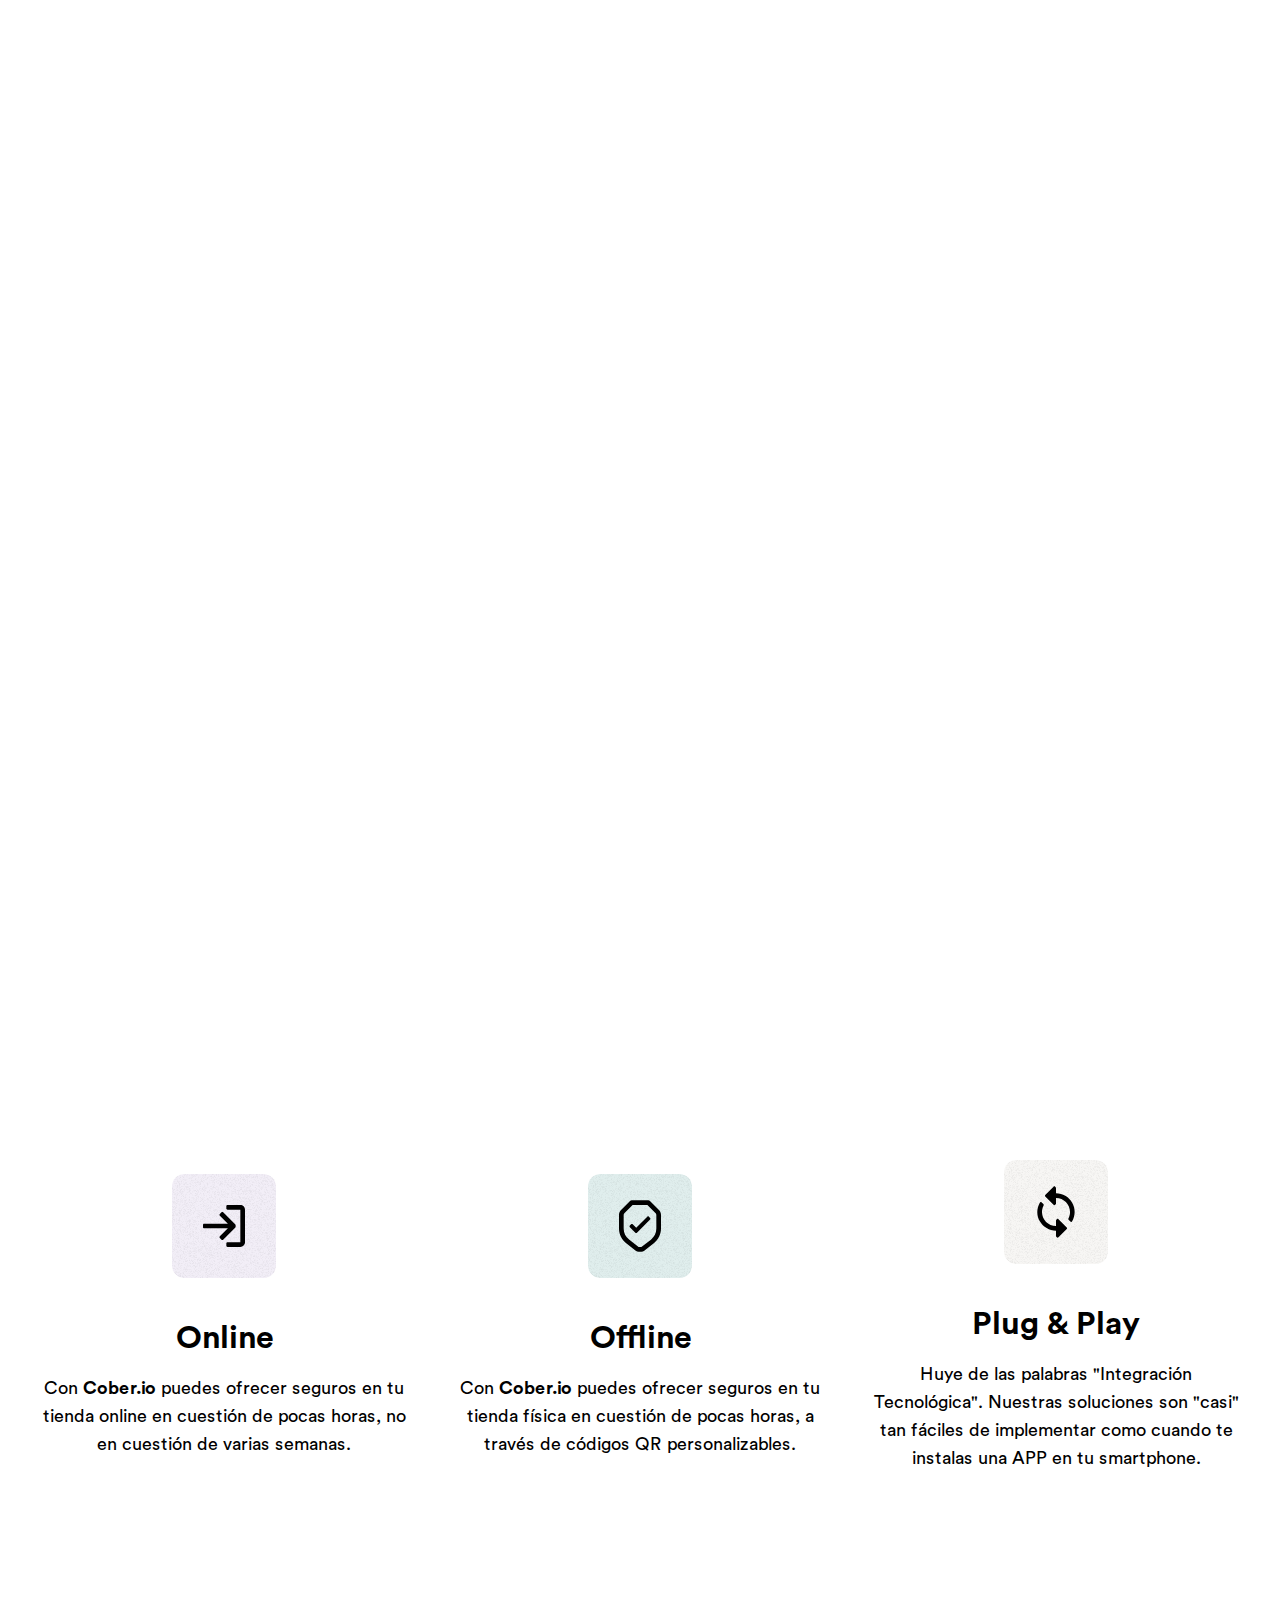
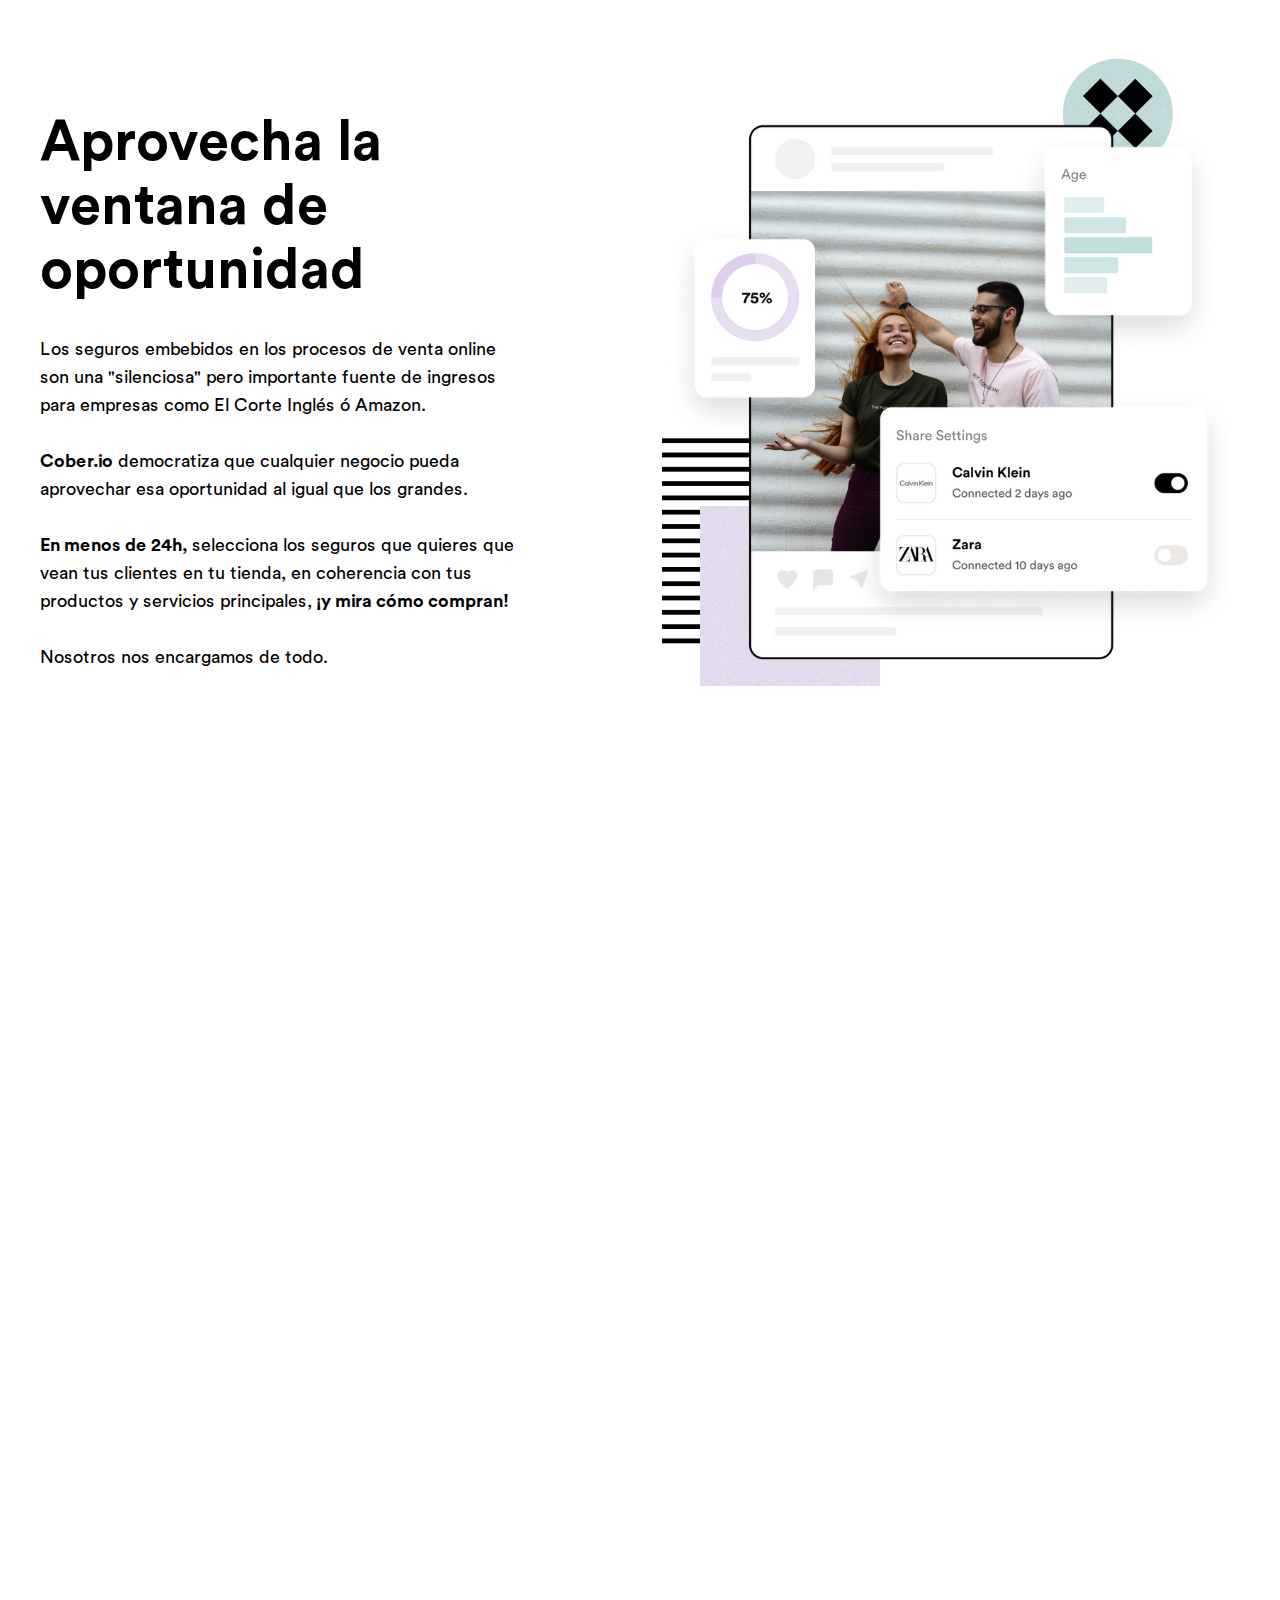
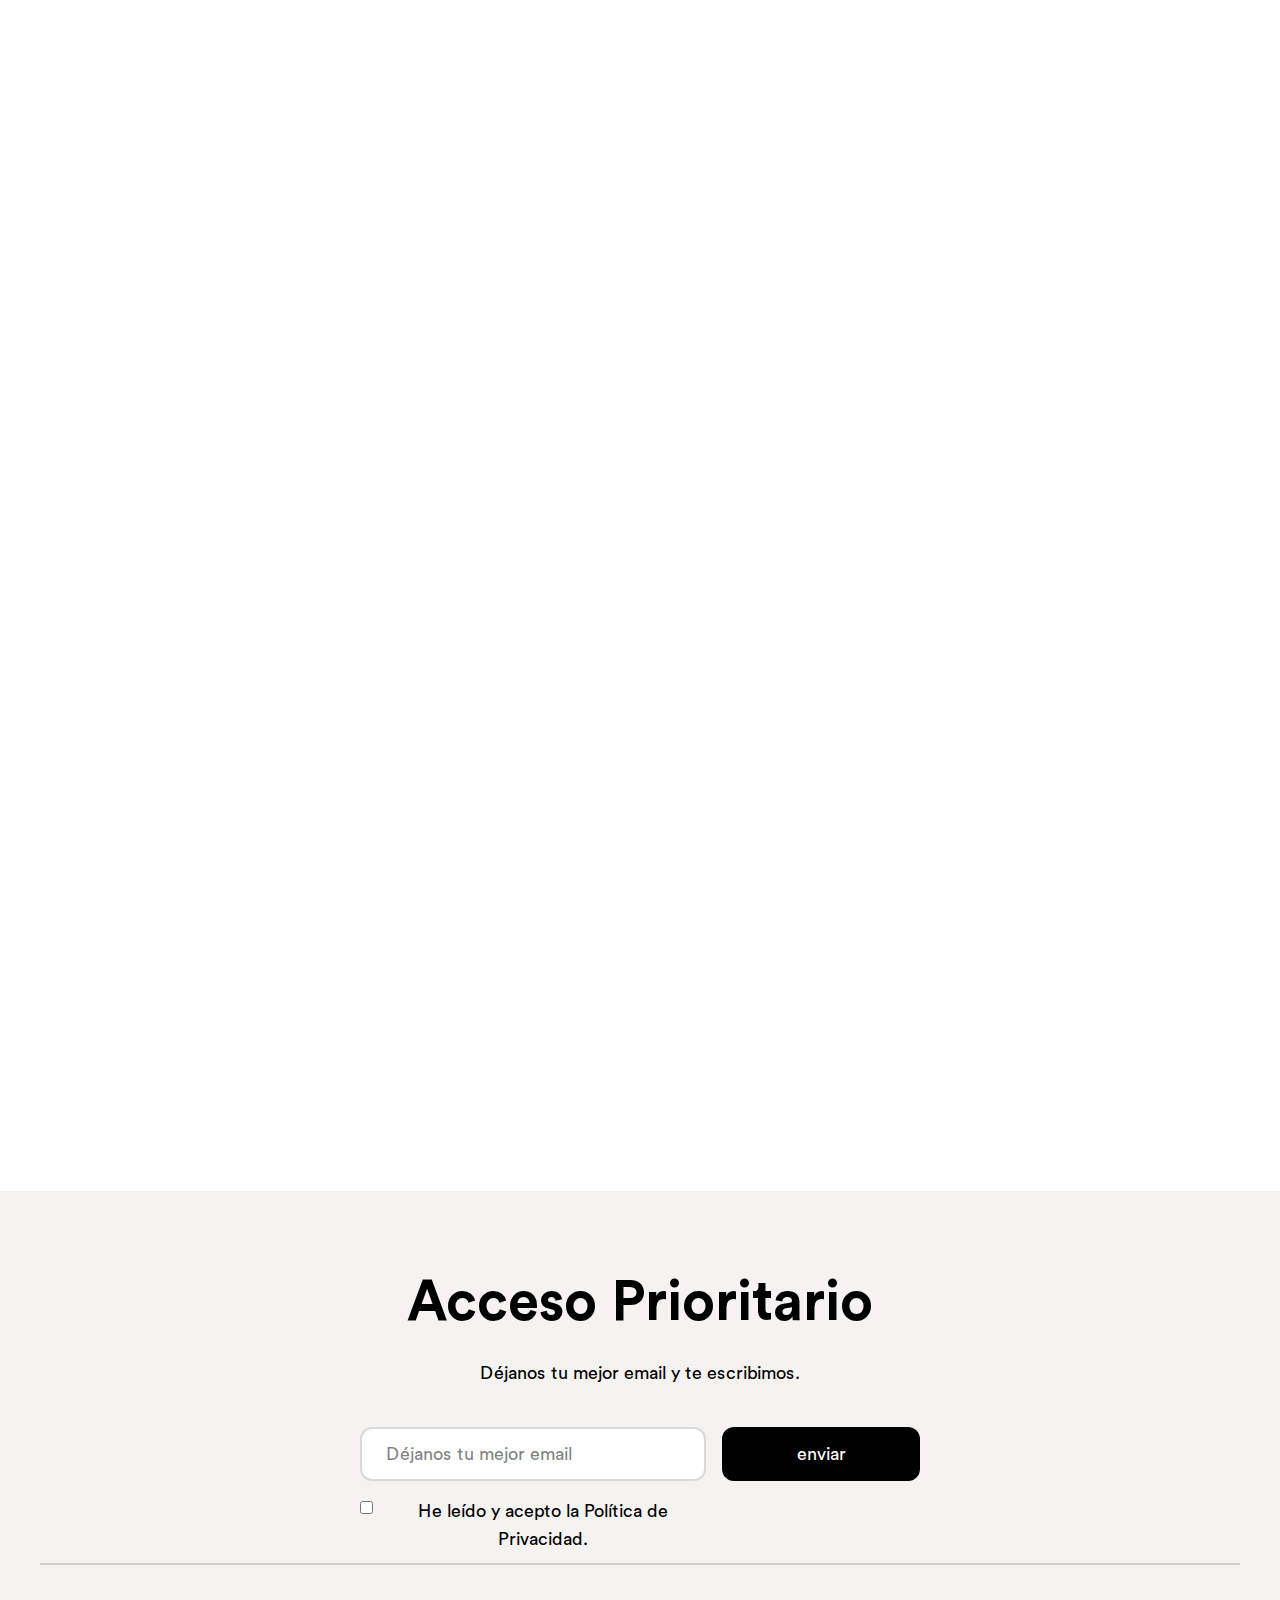
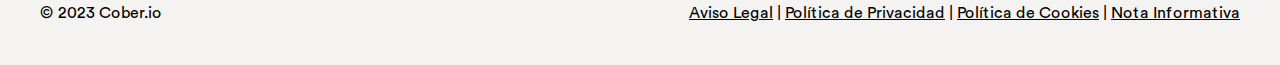
<file: index.html>
<!DOCTYPE html><!--  This site was created in Webflow. https://www.webflow.com  -->
<!--  Last Published: Mon Feb 19 2024 11:20:51 GMT+0000 (Coordinated Universal Time)  -->
<html data-wf-page="62557e881ab21f80f0a647dc" data-wf-site="62557e881ab21f75d7a647d8">
<head>
  <meta charset="utf-8">
  <title>Cober.io</title>
  <meta content="width=device-width, initial-scale=1" name="viewport">
  <meta content="Webflow" name="generator">
  <link href="css/normalize.css" rel="stylesheet" type="text/css">
  <link href="css/webflow.css" rel="stylesheet" type="text/css">
  <link href="css/coberio.webflow.css" rel="stylesheet" type="text/css">
  <script type="text/javascript">!function(o,c){var n=c.documentElement,t=" w-mod-";n.className+=t+"js",("ontouchstart"in o||o.DocumentTouch&&c instanceof DocumentTouch)&&(n.className+=t+"touch")}(window,document);</script>
  <link href="images/favicon.jpg" rel="shortcut icon" type="image/x-icon">
  <link href="images/webclip.png" rel="apple-touch-icon">
  <script id="Cookiebot" src="https://consent.cookiebot.com/uc.js" data-cbid="80a685ac-01b9-4975-83cb-80440c8016b3" data-blockingmode="auto" type="text/javascript"></script>
  <!--  Facebook Pixel Code  -->
  <script>
!function(f,b,e,v,n,t,s)
{if(f.fbq)return;n=f.fbq=function(){n.callMethod?
n.callMethod.apply(n,arguments):n.queue.push(arguments)};
if(!f._fbq)f._fbq=n;n.push=n;n.loaded=!0;n.version='2.0';
n.queue=[];t=b.createElement(e);t.async=!0;
t.src=v;s=b.getElementsByTagName(e)[0];
s.parentNode.insertBefore(t,s)}(window, document,'script',
'https://connect.facebook.net/en_US/fbevents.js');
fbq('init', '400353564720457');
fbq('track', 'PageView');
</script>
  <noscript><img height="1" width="1" style="display:none" src="https://www.facebook.com/tr?id=400353564720457&ev=PageView&noscript=1"></noscript>
  <!--  End Facebook Pixel Code  -->
  <meta name="facebook-domain-verification" content="vvhlsl4x5p9chv6cbabn0jsnm4pxyt">
  <script defer="" data-domain="cober.io" src="https://plausible.io/js/plausible.js"></script>
</head>
<body data-scroll-time="1.5">
  <div class="navbar">
    <div class="navbar_container">
      <a href="index.html" aria-current="page" class="w-inline-block w--current"><img src="images/black_1.png" loading="lazy" width="139" sizes="139px" alt="" srcset="images/black_1-p-500.png 500w, images/black_1.png 818w" class="nav_logo"></a>
      <a href="https://app.cober.io" class="button nav hide-on-mobile w-button">Acceso Prioritario</a>
    </div>
  </div>
  <div data-w-id="42d0e2d9-7422-6b8a-e006-eec239b01bc2" class="section hero">
    <div class="container">
      <div class="hero_wrap">
        <div class="hero_text-wrap">
          <div class="overflow-hidden">
            <h1 class="h1"><span data-w-id="22a92833-99ce-918a-a977-132974c9587b" style="-webkit-transform:translate3d(0, 48px, 0) scale3d(1, 1, 1) rotateX(0) rotateY(0) rotateZ(0) skew(0, 0);-moz-transform:translate3d(0, 48px, 0) scale3d(1, 1, 1) rotateX(0) rotateY(0) rotateZ(0) skew(0, 0);-ms-transform:translate3d(0, 48px, 0) scale3d(1, 1, 1) rotateX(0) rotateY(0) rotateZ(0) skew(0, 0);transform:translate3d(0, 48px, 0) scale3d(1, 1, 1) rotateX(0) rotateY(0) rotateZ(0) skew(0, 0);opacity:0" class="inline">Seguros ❤️ Embebidos 2.0</span></h1>
          </div>
          <div data-w-id="ed9aca52-1fc2-04df-00f9-121bf589f4f3" style="-webkit-transform:translate3d(0, 48px, 0) scale3d(1, 1, 1) rotateX(0) rotateY(0) rotateZ(0) skew(0, 0);-moz-transform:translate3d(0, 48px, 0) scale3d(1, 1, 1) rotateX(0) rotateY(0) rotateZ(0) skew(0, 0);-ms-transform:translate3d(0, 48px, 0) scale3d(1, 1, 1) rotateX(0) rotateY(0) rotateZ(0) skew(0, 0);transform:translate3d(0, 48px, 0) scale3d(1, 1, 1) rotateX(0) rotateY(0) rotateZ(0) skew(0, 0);opacity:0" class="paragraph hero">Somos un neobroker autorizado por la DGSFP con la <strong>misión de ayudar a los negocios a mejorar su cuenta de resultados</strong> reduciendo devoluciones de compra y abandono de &quot;carritos&quot; y aumentando la conversión y el ticket medio gracias a propuestas innovadoras relacionadas con asistencia y seguros que se pueden poner <strong>en marcha en menos de 24h en cualquier negocio</strong>.<br><br><strong>¿Quieres saber más?</strong></div>
          <div data-w-id="ac011676-ae63-7c4d-245a-84ee509a08b5" style="-webkit-transform:translate3d(0, 48px, 0) scale3d(1, 1, 1) rotateX(0) rotateY(0) rotateZ(0) skew(0, 0);-moz-transform:translate3d(0, 48px, 0) scale3d(1, 1, 1) rotateX(0) rotateY(0) rotateZ(0) skew(0, 0);-ms-transform:translate3d(0, 48px, 0) scale3d(1, 1, 1) rotateX(0) rotateY(0) rotateZ(0) skew(0, 0);transform:translate3d(0, 48px, 0) scale3d(1, 1, 1) rotateX(0) rotateY(0) rotateZ(0) skew(0, 0);opacity:0" class="w-form">
            <form id="wf-form-Hero-Form" name="wf-form-Hero-Form" data-name="Hero Form" method="get" class="hero-form" data-wf-page-id="62557e881ab21f80f0a647dc" data-wf-element-id="ac011676-ae63-7c4d-245a-84ee509a08b6"><input class="form-field w-input" maxlength="256" name="email" data-name="Email" placeholder="Tu mejor email" type="email" id="email" required=""><input type="submit" data-wait="Espera..." class="button black form w-button" value="enviar"><label id="w-node-_7a68e7c3-68da-e0f2-c1a0-f47a6330855b-f0a647dc" class="w-checkbox checkbox-field"><input type="checkbox" name="Checkbox_Policy" id="Checkbox_Policy" data-name="Checkbox_Policy" required="" class="w-checkbox-input checkbox"><span class="checkbox-label w-form-label" for="Checkbox_Policy">He leído y acepto la <a href="https://www.cober.io/legal/privacy-policy">Política de Privacidad.</a></span></label></form>
            <div class="success-message w-form-done">
              <div>¡Gracias! Estás en la lista de espera. Te avisaremos cuando Cober.io esté públicamente disponible.<br></div>
            </div>
            <div class="error-message w-form-fail">
              <div class="error-text">Por favor, introduce un email válido.</div>
            </div>
          </div>
        </div>
      </div>
    </div><img class="hero_mobile-image" src="images/HeroImage-Mobile.png" alt="Image of a hand holding an iPhone with the Social Connect app open" style="-webkit-transform:translate3d(0, 48px, 0) scale3d(1, 1, 1) rotateX(0) rotateY(0) rotateZ(0) skew(0, 0);-moz-transform:translate3d(0, 48px, 0) scale3d(1, 1, 1) rotateX(0) rotateY(0) rotateZ(0) skew(0, 0);-ms-transform:translate3d(0, 48px, 0) scale3d(1, 1, 1) rotateX(0) rotateY(0) rotateZ(0) skew(0, 0);transform:translate3d(0, 48px, 0) scale3d(1, 1, 1) rotateX(0) rotateY(0) rotateZ(0) skew(0, 0);opacity:0" sizes="100vw" data-w-id="6ca79db6-a405-5a88-537a-451e18365f75" loading="eager" srcset="images/HeroImage-Mobile-p-500.png 500w, images/HeroImage-Mobile-p-800.png 800w, images/HeroImage-Mobile-p-1080.png 1080w, images/HeroImage-Mobile-p-1600.png 1600w, images/HeroImage-Mobile.png 1656w">
    <div data-w-id="f55479d3-1163-9317-5f9d-7f34bf162c27" style="-webkit-transform:translate3d(0, 48px, 0) scale3d(1, 1, 1) rotateX(0) rotateY(0) rotateZ(0) skew(0, 0);-moz-transform:translate3d(0, 48px, 0) scale3d(1, 1, 1) rotateX(0) rotateY(0) rotateZ(0) skew(0, 0);-ms-transform:translate3d(0, 48px, 0) scale3d(1, 1, 1) rotateX(0) rotateY(0) rotateZ(0) skew(0, 0);transform:translate3d(0, 48px, 0) scale3d(1, 1, 1) rotateX(0) rotateY(0) rotateZ(0) skew(0, 0);opacity:0" class="hero_illustration">
      <div class="container large absolute"><img src="images/Hand.png" loading="eager" sizes="(max-width: 767px) 100vw, (max-width: 991px) 58vw, (max-width: 1439px) 65vw, 874.828125px" srcset="images/Hand-p-500.png 500w, images/Hand-p-800.png 800w, images/Hand-p-1080.png 1080w, images/Hand-p-1600.png 1600w, images/Hand.png 1752w" alt="Image of a hand holding an iPhone with the Social Connect app open" class="illustration _4"><img src="images/1_1.png" loading="eager" sizes="(max-width: 767px) 100vw, (max-width: 991px) 58vw, (max-width: 1439px) 65vw, 874.828125px" srcset="images/1_1-p-500.png 500w, images/1_1-p-1080.png 1080w, images/1_1.png 1752w" alt="" class="illustration _3"><img src="images/2.png" loading="eager" sizes="(max-width: 767px) 100vw, (max-width: 991px) 58vw, (max-width: 1439px) 65vw, 874.828125px" srcset="images/2-p-500.png 500w, images/2-p-800.png 800w, images/2-p-1080.png 1080w, images/2.png 1752w" alt="" class="illustration _2"><img src="images/3_1.png" loading="eager" sizes="(max-width: 767px) 100vw, (max-width: 991px) 58vw, (max-width: 1439px) 65vw, 874.828125px" srcset="images/3_1-p-500.png 500w, images/3_1-p-800.png 800w, images/3_1-p-1080.png 1080w, images/3_1.png 1752w" alt="" class="illustration _1"></div>
    </div>
    <div data-w-id="abba69ac-79d5-6bb6-9092-06bfe8a1f652" style="display:flex;opacity:1" class="loader">
      <div data-w-id="6f5faea3-5850-162c-abba-9c308117d175" class="lottie" data-animation-type="lottie" data-src="documents/loader.json" data-loop="1" data-direction="1" data-autoplay="1" data-is-ix2-target="0" data-renderer="svg" data-default-duration="2.9696361820138772" data-duration="0"></div>
    </div>
  </div>
  <div class="section off-white full"></div>
  <div class="section backgroud-2">
    <div class="container">
      <div class="how_wrap">
        <h2 data-w-id="d4c715e4-5202-7357-adaf-89c37dc2ede9" style="-webkit-transform:translate3d(0, 48px, 0) scale3d(1, 1, 1) rotateX(0) rotateY(0) rotateZ(0) skew(0, 0);-moz-transform:translate3d(0, 48px, 0) scale3d(1, 1, 1) rotateX(0) rotateY(0) rotateZ(0) skew(0, 0);-ms-transform:translate3d(0, 48px, 0) scale3d(1, 1, 1) rotateX(0) rotateY(0) rotateZ(0) skew(0, 0);transform:translate3d(0, 48px, 0) scale3d(1, 1, 1) rotateX(0) rotateY(0) rotateZ(0) skew(0, 0);opacity:0" class="h2">Simple y Conveniente</h2>
        <div class="w-layout-grid how_grid">
          <div class="how_block"><img src="images/how-it-works-1.svg" loading="lazy" alt="" class="work-image">
            <h3 class="h3 centre">Online<em></em></h3>
            <div class="how_text">Con <strong>Cober.io</strong> puedes ofrecer seguros en tu tienda online en cuestión de pocas horas, no en cuestión de varias semanas.</div>
          </div>
          <div class="how_block"><img src="images/how-it-works-2.svg" loading="lazy" alt="" class="work-image">
            <h3 class="h3 centre">Offline<br></h3>
            <div class="how_text">Con <strong>Cober.io</strong> puedes ofrecer seguros en tu tienda física en cuestión de pocas horas, a través de códigos QR personalizables.</div>
          </div>
          <div class="how_block"><img src="images/how-it-works-3.svg" loading="lazy" alt="" class="work-image">
            <h3 class="h3 centre">Plug &amp; Play</h3>
            <div class="how_text">Huye de las palabras &quot;Integración Tecnológica&quot;. Nuestras soluciones son &quot;casi&quot; tan fáciles de implementar como cuando te instalas una APP en tu smartphone.</div>
          </div>
        </div>
      </div>
    </div>
  </div>
  <div data-w-id="a9cdeeaa-98ac-a965-65c5-bb327a8bb2e0" class="section">
    <div class="container">
      <div class="feature_wrap">
        <div class="w-layout-grid feature_grid">
          <div id="w-node-_4eaa18bf-6989-7f86-d99e-31b09e8b93d4-f0a647dc" class="_480">
            <h2 class="h2 how">Aprovecha la ventana de oportunidad</h2>
            <div class="feature_text">Los seguros embebidos en los procesos de venta online son una &quot;silenciosa&quot; pero importante fuente de ingresos para empresas como El Corte Inglés ó Amazon.<br><br><strong>Cober.io</strong> democratiza que cualquier negocio pueda aprovechar esa oportunidad al igual que los grandes. <br><br><strong>En menos de 24h,</strong> selecciona los seguros que quieres que vean tus clientes en tu tienda, en coherencia con tus productos y servicios principales,<strong> ¡y mira cómo compran! </strong><br><br>Nosotros nos encargamos de todo.<br></div>
          </div>
          <div id="w-node-_0f07fd7f-39cc-efa0-f9c1-b30028744934-f0a647dc" class="feature_image-wrap"><img src="images/1.png" loading="lazy" alt="" class="feature_image _1"><img src="images/2_1.png" loading="lazy" sizes="(max-width: 767px) 90vw, 567px" srcset="images/2_1-p-500.png 500w, images/2_1-p-800.png 800w, images/2_1.png 1134w" alt="Screenshot of the application" class="feature_image _2"><img src="images/3.png" loading="lazy" sizes="(max-width: 767px) 90vw, 567px" srcset="images/3-p-500.png 500w, images/3-p-800.png 800w, images/3.png 1134w" alt="Multiple screenshots of components of the application" class="feature_image _3"></div>
        </div>
      </div>
    </div>
  </div>
  <div data-w-id="c3b3f129-cc55-0809-ae34-af08ca318d76" class="section">
    <div class="container"></div>
  </div>
  <div class="section">
    <div class="container">
      <div id="faqs" class="faq_container">
        <h2 data-w-id="5becaaa7-5702-910b-a08e-b6bebc919b3a" style="-webkit-transform:translate3d(0, 48px, 0) scale3d(1, 1, 1) rotateX(0) rotateY(0) rotateZ(0) skew(0, 0);-moz-transform:translate3d(0, 48px, 0) scale3d(1, 1, 1) rotateX(0) rotateY(0) rotateZ(0) skew(0, 0);-ms-transform:translate3d(0, 48px, 0) scale3d(1, 1, 1) rotateX(0) rotateY(0) rotateZ(0) skew(0, 0);transform:translate3d(0, 48px, 0) scale3d(1, 1, 1) rotateX(0) rotateY(0) rotateZ(0) skew(0, 0);opacity:0" class="h2">FAQs</h2>
        <div data-w-id="04f07ad9-a1a6-d8a3-af00-35bd73703e91" style="-webkit-transform:translate3d(0, 48px, 0) scale3d(1, 1, 1) rotateX(0) rotateY(0) rotateZ(0) skew(0, 0);-moz-transform:translate3d(0, 48px, 0) scale3d(1, 1, 1) rotateX(0) rotateY(0) rotateZ(0) skew(0, 0);-ms-transform:translate3d(0, 48px, 0) scale3d(1, 1, 1) rotateX(0) rotateY(0) rotateZ(0) skew(0, 0);transform:translate3d(0, 48px, 0) scale3d(1, 1, 1) rotateX(0) rotateY(0) rotateZ(0) skew(0, 0);opacity:0" class="faq_wrapper">
          <div class="faq_block">
            <div class="faq_top">
              <h3 class="h4">¿Cuál es vuestra propuesta de &quot;Embedded Insurance&quot; B2B? </h3><img src="images/down.svg" loading="lazy" alt="Chevron" class="faq_arrow">
            </div>
            <div class="faq_bottom">
              <div class="faq_text"><strong>Cober.io Reembolso Seguro</strong> es nuestra Propuesta de Valor diferencial B2B inicialmente diseñada para negocios de eCommerce (online) y retail (offline). Decision-Makers de otras industrias también están <strong>mejorando ratios de conversión y ticket medios en sus negocios</strong>. De hecho, marcas líderes de verticales como <strong>Educación</strong> y <strong>Hoteles</strong> <strong>Independientes</strong>, entre otras, son hoy clientes de Cober.io para este producto verdaderamente innovador que alivia un <strong>dolor real de la población española</strong>: el 56 % tiene miedo a perder su empleo según <a href="https://forbes.es/ultima-hora/230557/el-56-de-los-espanoles-teme-perder-su-empleo-la-tasa-mas-elevada-de-europa-segun-randstad/" target="_blank">publica Forbes</a>.<br>‍<br>Si tú también quieres incrementar los ratios de conversión y ticket medio ponte en contacto con nosotros o <a href="https://tidycal.com/coberio" target="_blank"><strong>reserva reunión aquí</strong></a><strong>.</strong></div>
            </div>
            <div class="faq_divider"></div>
          </div>
          <div class="faq_block">
            <div class="faq_top">
              <h3 class="h4">¿Qué es eso de &quot;Embedded Insurance&quot; B2B2C? </h3><img src="images/down.svg" loading="lazy" alt="Chevron" class="faq_arrow">
            </div>
            <div class="faq_bottom">
              <div class="faq_text"><strong>Ejemplo 1<br></strong>Un eCommerce de bicis que ofrece en el proceso de compra online un seguro de la propia bici, cobertura de accidentes o responsabilidad civil. Algunos eCommerce podrían ganar más margen con la venta del seguro que del propio producto principal.<br>‍<br><strong>Ejemplo 2<br></strong>Un eCommerce de productos de mascotas que ofrece en el proceso de compra online el seguro obligatorio de RC para perros (Ley de Bienestar Animal) o un seguro de salud para la mascota.<br>‍<br><strong>Ejemplo 3<br></strong>Un eCommerce que vende productos de tickets entre 300 € y 4.000 € que ofrece en el proceso de compra online el reembolso del importe de compra si la persona que adquiere el producto pierde su empleo o sufre incapacidad temporal u hospitalización por accidente durante los 12 meses posteriores a la compra.<br><br><strong>Si quieres añadir una nueva fuente de ingresos para tu negocio </strong>
                <a href="https://app.cober.io/" target="_blank"><strong>empieza aquí</strong></a><strong>.</strong>
              </div>
            </div>
            <div class="faq_divider"></div>
          </div>
          <div class="faq_block">
            <div class="faq_top">
              <h3 class="h4">¿Por qué nunca había oído hablar de este tipo de seguros?</h3><img src="images/down.svg" loading="lazy" alt="Chevron" class="faq_arrow">
            </div>
            <div class="faq_bottom">
              <div class="faq_text">La respuesta corta: existían en el mundo del teléfono fijo y el papel pero no en el digital. <br><br>Somos un equipo con más de 15 años de experiencia en seguros, legal y negocios y pagos online. Estamos innovando en la intersección de estas industrias. Nosotros nos ocupamos de la complejidad (regulatoria, de negocio y tecnológica) para que tú como decisor/a del negocio no tengas que hacerlo.<br></div>
            </div>
            <div class="faq_divider"></div>
          </div>
          <div class="faq_block">
            <div class="faq_top">
              <h3 class="h4">Soy un/a decisor/a de un negocio, ¿cómo podemos empezar?</h3><img src="images/down.svg" loading="lazy" alt="Chevron" class="faq_arrow">
            </div>
            <div class="faq_bottom">
              <div class="faq_text">Si tu negocio factura más de<strong> 5 M€ anuales</strong> podemos ayudarte a mejorar la cuenta de resultados además del índice de satisfacción de tus clientes. <a href="https://tidycal.com/juanmi" target="_blank"><strong>¿Hablamos?</strong></a><br></div>
            </div>
            <div class="faq_divider"></div>
          </div>
        </div>
        <div id="contact" data-w-id="49ee61b8-d845-9f60-e3f7-0203346113c2" style="-webkit-transform:translate3d(0, 48px, 0) scale3d(1, 1, 1) rotateX(0) rotateY(0) rotateZ(0) skew(0, 0);-moz-transform:translate3d(0, 48px, 0) scale3d(1, 1, 1) rotateX(0) rotateY(0) rotateZ(0) skew(0, 0);-ms-transform:translate3d(0, 48px, 0) scale3d(1, 1, 1) rotateX(0) rotateY(0) rotateZ(0) skew(0, 0);transform:translate3d(0, 48px, 0) scale3d(1, 1, 1) rotateX(0) rotateY(0) rotateZ(0) skew(0, 0);opacity:0" class="contact">
          <h2 class="h3 centre contact-header">¿Más preguntas?</h2>
          <a href="mailto:hola@cober.io" class="button w-button">Contáctanos</a>
        </div>
      </div>
    </div>
  </div>
  <div id="Footer" data-w-id="957d9385-2e79-1f55-e3ff-38f8b5aa4f21" class="section footer">
    <div class="container">
      <div class="footer-wrap">
        <div class="footer_cta">
          <h2 class="h2">Acceso Prioritario</h2>
          <div class="footer-text">Déjanos tu mejor email y te escribimos.</div>
          <div class="form-block w-form">
            <form id="wf-form-Footer-Form" name="wf-form-Footer-Form" data-name="Footer Form" method="get" class="hero-form" data-wf-page-id="62557e881ab21f80f0a647dc" data-wf-element-id="957d9385-2e79-1f55-e3ff-38f8b5aa4f2b"><input class="form-field white w-input" maxlength="256" name="Footer-Email-2" data-name="Footer Email 2" placeholder="Déjanos tu mejor email" type="email" id="Footer-Email-2" required=""><input type="submit" data-wait="Por favor espera..." class="button black form w-button" value="enviar"><label id="w-node-ede3ea10-b385-f35a-8d8b-8760a08ecb94-b5aa4f21" class="w-checkbox"><input type="checkbox" id="checkbox" name="checkbox" data-name="Checkbox" class="w-checkbox-input checkbox-2"><span class="checkbox-label-2 w-form-label" for="checkbox">He leído y acepto la Política de Privacidad.</span></label></form>
            <div class="success-message w-form-done">
              <div>¡Gracias! Estás en la lista de espera. Te avisaremos cuando Cober.io esté disponible.</div>
            </div>
            <div class="w-form-fail">
              <div class="error-text">Por favor introduce un email válido.</div>
            </div>
          </div>
        </div>
        <div class="line"></div>
        <div class="fotter_bottom-wrap">
          <div class="small margin-bottom-16">© 2023 Cober.io</div>
          <div class="small margin-bottom-16">
            <a href="legal/terms-of-service.html">Aviso Legal</a> | <a href="legal/privacy-policy.html">Política de Privacidad</a> | <a href="legal/cookie-policy.html">Política de Cookies</a> | <a href="legal/nota-informativa.html">Nota Informativa</a>
          </div>
        </div>
      </div>
    </div>
  </div>
  <div class="nav_button-wrap">
    <div class="container align-right">
      <a href="#Footer" class="button nav w-button">Request Early Access</a>
    </div>
  </div>
  <script src="https://d3e54v103j8qbb.cloudfront.net/js/jquery-3.5.1.min.dc5e7f18c8.js?site=62557e881ab21f75d7a647d8" type="text/javascript" integrity="sha256-9/aliU8dGd2tb6OSsuzixeV4y/faTqgFtohetphbbj0=" crossorigin="anonymous"></script>
  <script src="js/webflow.js" type="text/javascript"></script>
  <style>
.form-field {
-webkit-appearance: none;
}
</style>
</body>
</html>
</file>
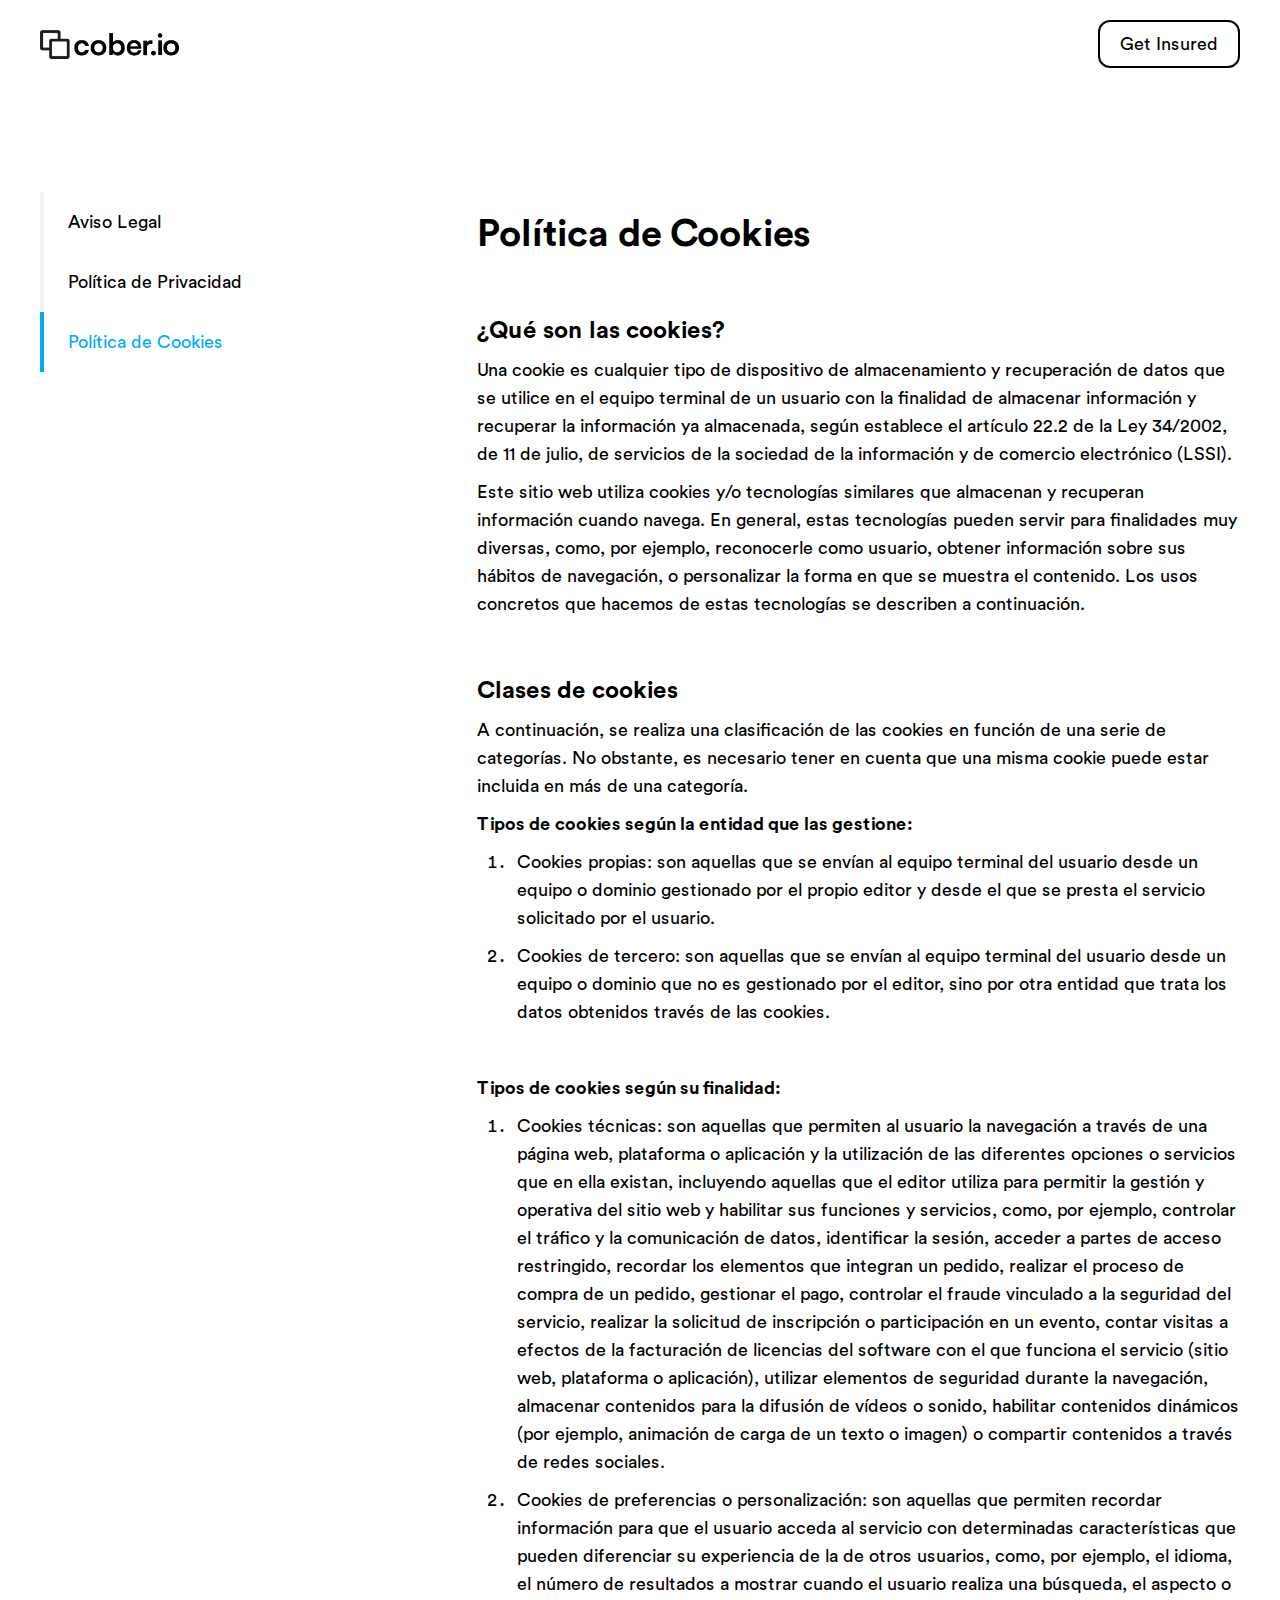
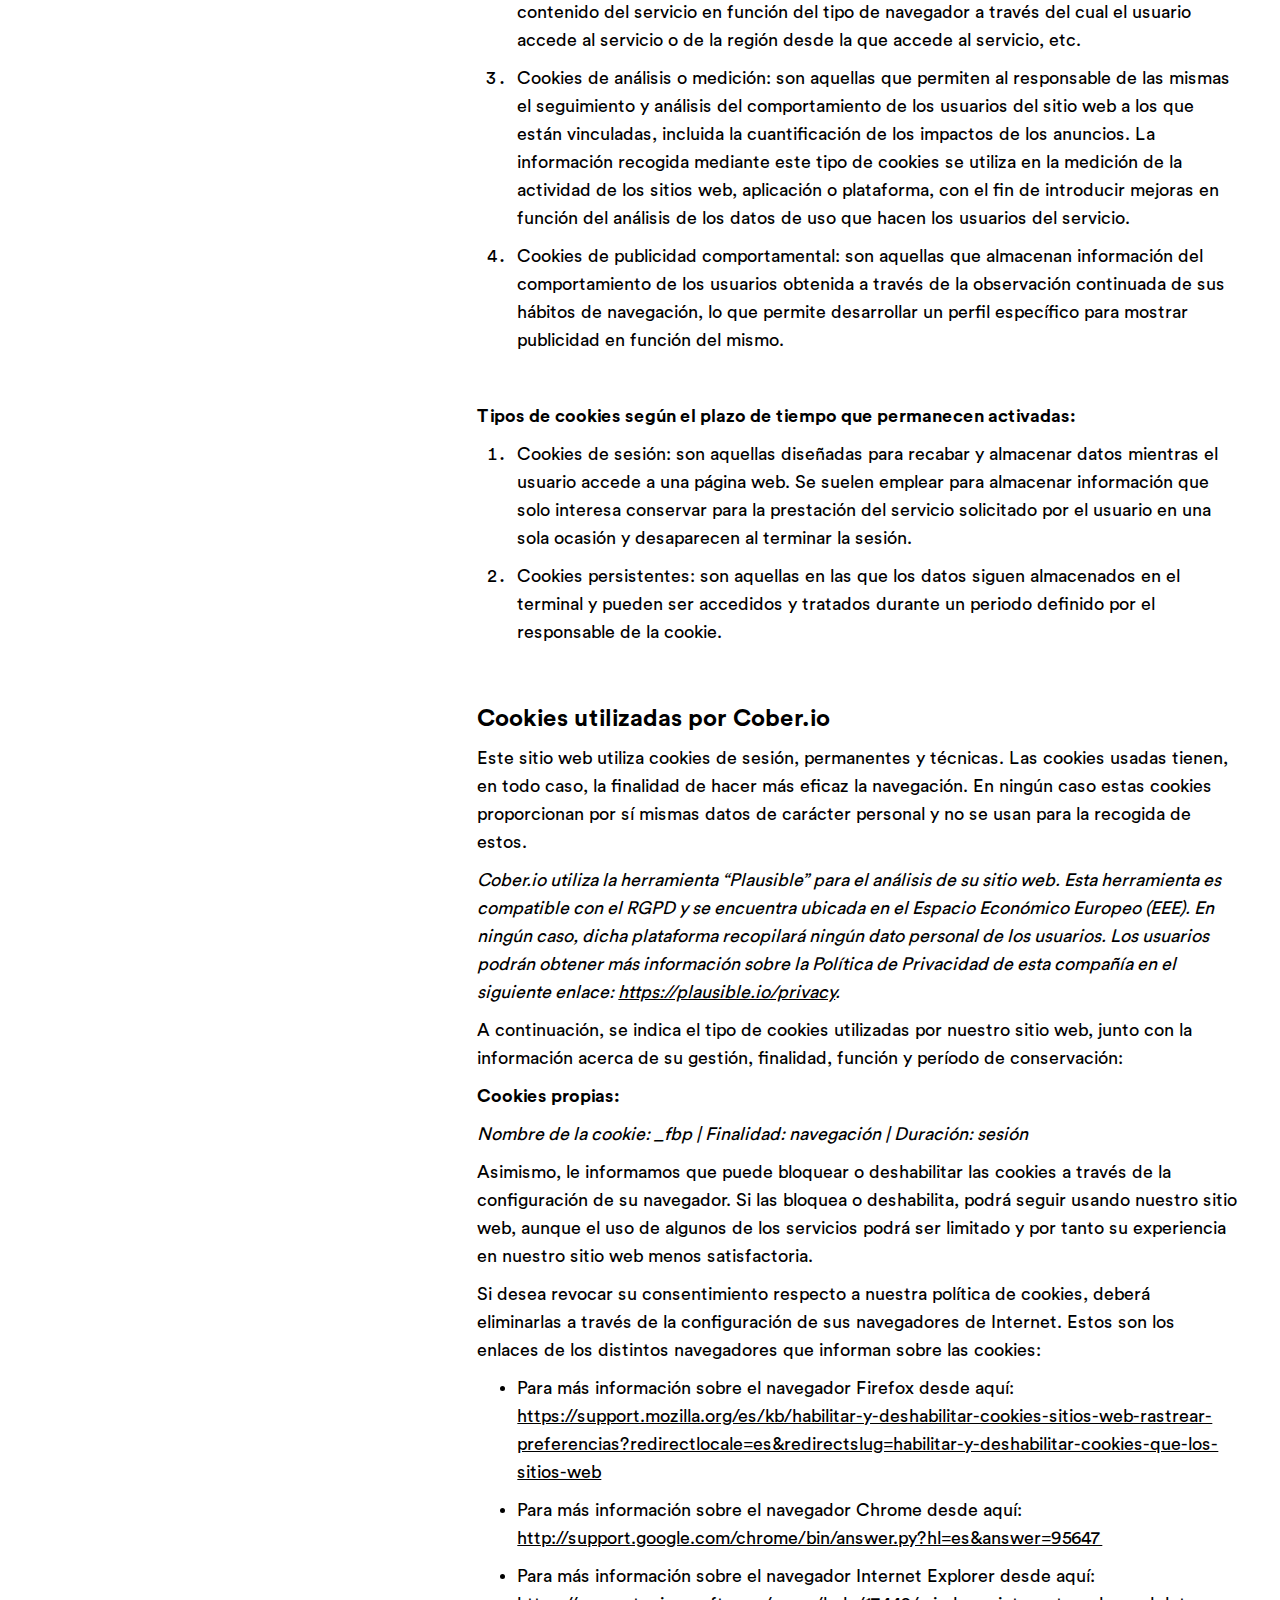
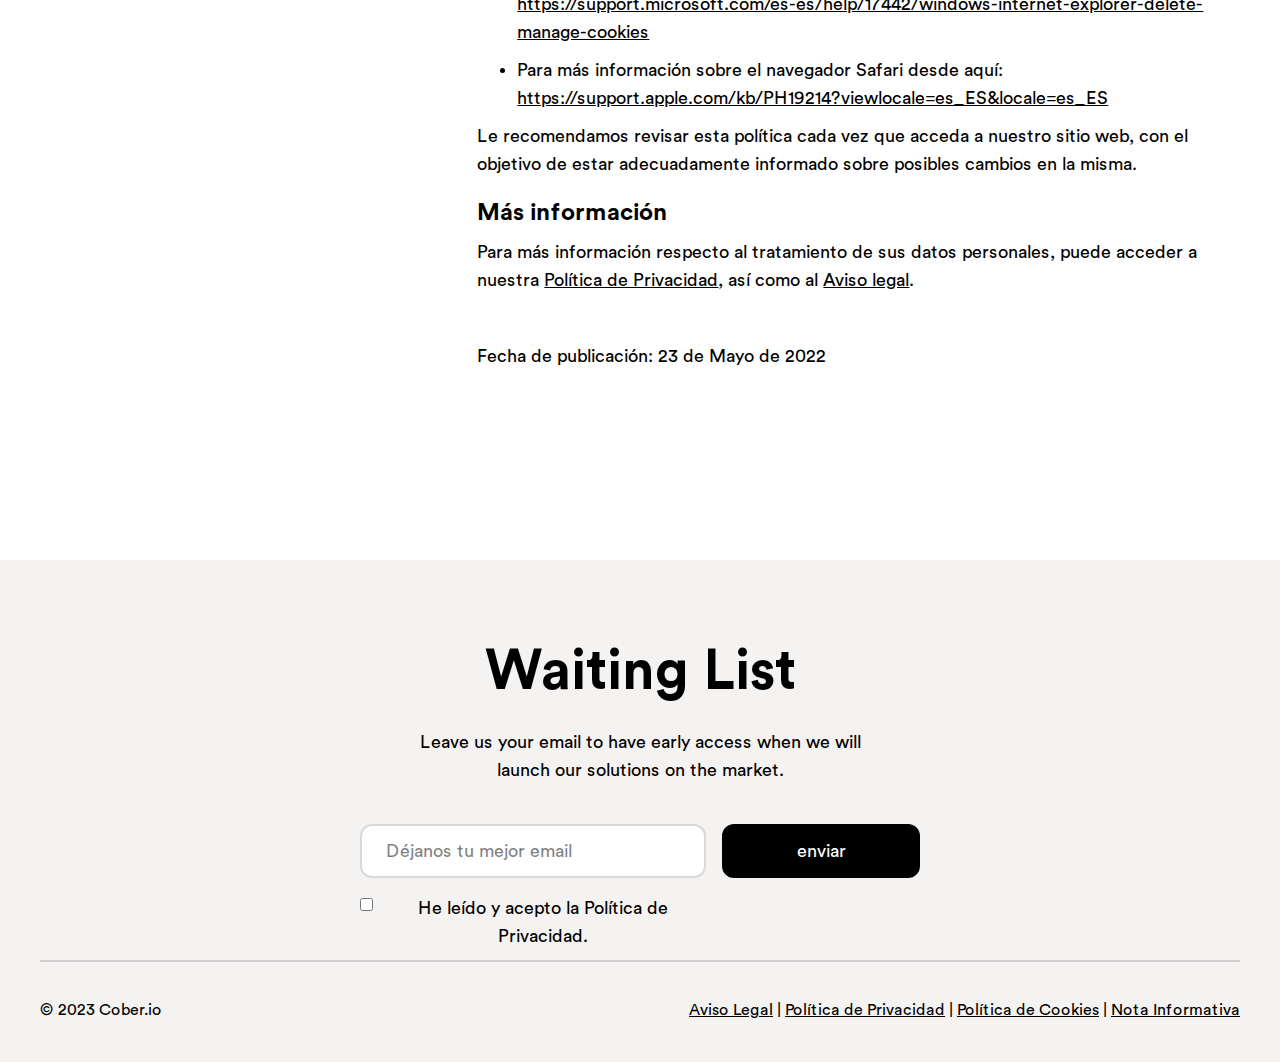
<file: legal/cookie-policy.html>
<!DOCTYPE html><!--  This site was created in Webflow. https://www.webflow.com  -->
<!--  Last Published: Mon Feb 19 2024 11:20:51 GMT+0000 (Coordinated Universal Time)  -->
<html data-wf-page="62892bf0789974585ee9ae5c" data-wf-site="62557e881ab21f75d7a647d8">
<head>
  <meta charset="utf-8">
  <title>Cookie Policy</title>
  <meta content="Cookie Policy" property="og:title">
  <meta content="Cookie Policy" property="twitter:title">
  <meta content="width=device-width, initial-scale=1" name="viewport">
  <meta content="Webflow" name="generator">
  <link href="../css/normalize.css" rel="stylesheet" type="text/css">
  <link href="../css/webflow.css" rel="stylesheet" type="text/css">
  <link href="../css/coberio.webflow.css" rel="stylesheet" type="text/css">
  <script type="text/javascript">!function(o,c){var n=c.documentElement,t=" w-mod-";n.className+=t+"js",("ontouchstart"in o||o.DocumentTouch&&c instanceof DocumentTouch)&&(n.className+=t+"touch")}(window,document);</script>
  <link href="../images/favicon.jpg" rel="shortcut icon" type="image/x-icon">
  <link href="../images/webclip.png" rel="apple-touch-icon">
  <script id="Cookiebot" src="https://consent.cookiebot.com/uc.js" data-cbid="80a685ac-01b9-4975-83cb-80440c8016b3" data-blockingmode="auto" type="text/javascript"></script>
  <!--  Facebook Pixel Code  -->
  <script>
!function(f,b,e,v,n,t,s)
{if(f.fbq)return;n=f.fbq=function(){n.callMethod?
n.callMethod.apply(n,arguments):n.queue.push(arguments)};
if(!f._fbq)f._fbq=n;n.push=n;n.loaded=!0;n.version='2.0';
n.queue=[];t=b.createElement(e);t.async=!0;
t.src=v;s=b.getElementsByTagName(e)[0];
s.parentNode.insertBefore(t,s)}(window, document,'script',
'https://connect.facebook.net/en_US/fbevents.js');
fbq('init', '400353564720457');
fbq('track', 'PageView');
</script>
  <noscript><img height="1" width="1" style="display:none" src="https://www.facebook.com/tr?id=400353564720457&ev=PageView&noscript=1"></noscript>
  <!--  End Facebook Pixel Code  -->
  <meta name="facebook-domain-verification" content="vvhlsl4x5p9chv6cbabn0jsnm4pxyt">
  <script defer="" data-domain="cober.io" src="https://plausible.io/js/plausible.js"></script>
</head>
<body>
  <div class="navbar">
    <div class="navbar_container">
      <a href="../index.html" class="w-inline-block"><img src="../images/black_1.png" loading="lazy" width="139" sizes="139px" alt="" srcset="../images/black_1-p-500.png 500w, ../images/black_1.png 818w" class="nav_logo"></a>
      <a href="https://app.cober.io" class="button nav hide-on-mobile w-button">Get Insured</a>
    </div>
  </div>
  <div class="section">
    <div class="container margin-l">
      <div class="w-layout-grid grid">
        <div class="tabs-wrapper">
          <a href="../legal/terms-of-service.html" data-w-id="20c1b01e-7284-8986-6214-da33a827c995" class="tab-link">Aviso Legal</a>
          <a href="../legal/privacy-policy.html" data-w-id="f668db2f-8dbf-e749-a0a0-a1d3c54b932c" class="tab-link">Política de Privacidad</a>
          <a href="../legal/cookie-policy.html" aria-current="page" class="tab-link w--current">Política de Cookies</a>
        </div>
        <div class="legal-text-wrapper">
          <h1 class="margin-40">Política de Cookies</h1>
          <div class="w-richtext">
            <h3><strong>¿Qué son las cookies?</strong><br></h3>
            <p>Una cookie es cualquier tipo de dispositivo de almacenamiento y recuperación de datos que se utilice en el equipo terminal de un usuario con la finalidad de almacenar información y recuperar la información ya almacenada, según establece el artículo 22.2 de la Ley 34/2002, de 11 de julio, de servicios de la sociedad de la información y de comercio electrónico (LSSI).<br></p>
            <p>Este sitio web utiliza cookies y/o tecnologías similares que almacenan y recuperan información cuando navega. En general, estas tecnologías pueden servir para finalidades muy diversas, como, por ejemplo, reconocerle como usuario, obtener información sobre sus hábitos de navegación, o personalizar la forma en que se muestra el contenido. Los usos concretos que hacemos de estas tecnologías se describen a continuación.</p>
            <p><br></p>
            <h3><strong>Clases de cookies</strong><br></h3>
            <p>A continuación, se realiza una clasificación de las cookies en función de una serie de categorías. No obstante, es necesario tener en cuenta que una misma cookie puede estar incluida en más de una categoría.<br></p>
            <p><strong>Tipos de cookies según la entidad que las gestione:</strong><br></p>
            <ol role="list">
              <li>Cookies propias: son aquellas que se envían al equipo terminal del usuario desde un equipo o dominio gestionado por el propio editor y desde el que se presta el servicio solicitado por el usuario.<br></li>
            </ol>
            <ol start="2" role="list">
              <li>Cookies de tercero: son aquellas que se envían al equipo terminal del usuario desde un equipo o dominio que no es gestionado por el editor, sino por otra entidad que trata los datos obtenidos través de las cookies.</li>
            </ol>
            <p><br></p>
            <p><strong>Tipos de cookies según su finalidad:</strong><br></p>
            <ol role="list">
              <li>Cookies técnicas: son aquellas que permiten al usuario la navegación a través de una página web, plataforma o aplicación y la utilización de las diferentes opciones o servicios que en ella existan, incluyendo aquellas que el editor utiliza para permitir la gestión y operativa del sitio web y habilitar sus funciones y servicios, como, por ejemplo, controlar el tráfico y la comunicación de datos, identificar la sesión, acceder a partes de acceso restringido, recordar los elementos que integran un pedido, realizar el proceso de compra de un pedido, gestionar el pago, controlar el fraude vinculado a la seguridad del servicio, realizar la solicitud de inscripción o participación en un evento, contar visitas a efectos de la facturación de licencias del software con el que funciona el servicio (sitio web, plataforma o aplicación), utilizar elementos de seguridad durante la navegación, almacenar contenidos para la difusión de vídeos o sonido, habilitar contenidos dinámicos (por ejemplo, animación de carga de un texto o imagen) o compartir contenidos a través de redes sociales.<br></li>
            </ol>
            <ol start="2" role="list">
              <li>Cookies de preferencias o personalización: son aquellas que permiten recordar información para que el usuario acceda al servicio con determinadas características que pueden diferenciar su experiencia de la de otros usuarios, como, por ejemplo, el idioma, el número de resultados a mostrar cuando el usuario realiza una búsqueda, el aspecto o contenido del servicio en función del tipo de navegador a través del cual el usuario accede al servicio o de la región desde la que accede al servicio, etc.<br></li>
            </ol>
            <ol start="3" role="list">
              <li>Cookies de análisis o medición: son aquellas que permiten al responsable de las mismas el seguimiento y análisis del comportamiento de los usuarios del sitio web a los que están vinculadas, incluida la cuantificación de los impactos de los anuncios. La información recogida mediante este tipo de cookies se utiliza en la medición de la actividad de los sitios web, aplicación o plataforma, con el fin de introducir mejoras en función del análisis de los datos de uso que hacen los usuarios del servicio.<br></li>
            </ol>
            <ol start="4" role="list">
              <li>Cookies de publicidad comportamental: son aquellas que almacenan información del comportamiento de los usuarios obtenida a través de la observación continuada de sus hábitos de navegación, lo que permite desarrollar un perfil específico para mostrar publicidad en función del mismo.</li>
            </ol>
            <p><br></p>
            <p><strong>Tipos de cookies según el plazo de tiempo que permanecen activadas:</strong><br></p>
            <ol role="list">
              <li>Cookies de sesión: son aquellas diseñadas para recabar y almacenar datos mientras el usuario accede a una página web. Se suelen emplear para almacenar información que solo interesa conservar para la prestación del servicio solicitado por el usuario en una sola ocasión y desaparecen al terminar la sesión.<br></li>
            </ol>
            <ol start="2" role="list">
              <li>Cookies persistentes: son aquellas en las que los datos siguen almacenados en el terminal y pueden ser accedidos y tratados durante un periodo definido por el responsable de la cookie.</li>
            </ol>
            <p><br></p>
            <h3><strong>Cookies utilizadas por Cober.io</strong><br></h3>
            <p>Este sitio web utiliza cookies de sesión, permanentes y técnicas. Las cookies usadas tienen, en todo caso, la finalidad de hacer más eficaz la navegación. En ningún caso estas cookies proporcionan por sí mismas datos de carácter personal y no se usan para la recogida de estos.<br></p>
            <p><em>Cober.io utiliza la herramienta “Plausible” para el análisis de su sitio web. Esta herramienta es compatible con el RGPD y se encuentra ubicada en el Espacio Económico Europeo (EEE). En ningún caso, dicha plataforma recopilará ningún dato personal de los usuarios. Los usuarios podrán obtener más información sobre la Política de Privacidad de esta compañía en el siguiente enlace: </em>
              <a href="https://plausible.io/privacy"><em>https://plausible.io/privacy</em></a><em>. </em>
            </p>
            <p>A continuación, se indica el tipo de cookies utilizadas por nuestro sitio web, junto con la información acerca de su gestión, finalidad, función y período de conservación:<br></p>
            <p><strong>Cookies propias:</strong></p>
            <p><em>Nombre de la cookie: _fbp | Finalidad: navegación | Duración: sesión</em></p>
            <p>‍<strong>‍</strong>Asimismo, le informamos que puede bloquear o deshabilitar las cookies a través de la configuración de su navegador. Si las bloquea o deshabilita, podrá seguir usando nuestro sitio web, aunque el uso de algunos de los servicios podrá ser limitado y por tanto su experiencia en nuestro sitio web menos satisfactoria.</p>
            <p>Si desea revocar su consentimiento respecto a nuestra política de cookies, deberá eliminarlas a través de la configuración de sus navegadores de Internet. Estos son los enlaces de los distintos navegadores que informan sobre las cookies:<br></p>
            <ul role="list">
              <li>Para más información sobre el navegador Firefox desde aquí: <a href="https://support.mozilla.org/es/kb/habilitar-y-deshabilitar-cookies-sitios-web-rastrear-preferencias?redirectlocale=es&amp;redirectslug=habilitar-y-deshabilitar-cookies-que-los-sitios-web">https://support.mozilla.org/es/kb/habilitar-y-deshabilitar-cookies-sitios-web-rastrear-preferencias?redirectlocale=es&amp;redirectslug=habilitar-y-deshabilitar-cookies-que-los-sitios-web</a><br></li>
            </ul>
            <ul role="list">
              <li>Para más información sobre el navegador Chrome desde aquí: <a href="http://support.google.com/chrome/bin/answer.py?hl=es&amp;answer=95647">http://support.google.com/chrome/bin/answer.py?hl=es&amp;answer=95647</a><br></li>
            </ul>
            <ul role="list">
              <li>Para más información sobre el navegador Internet Explorer desde aquí: <a href="https://support.microsoft.com/es-es/help/17442/windows-internet-explorer-delete-manage-cookies">https://support.microsoft.com/es-es/help/17442/windows-internet-explorer-delete-manage-cookies</a><br></li>
            </ul>
            <ul role="list">
              <li>Para más información sobre el navegador Safari desde aquí: <a href="https://support.apple.com/kb/PH19214?viewlocale=es_ES&amp;locale=es_ES">https://support.apple.com/kb/PH19214?viewlocale=es_ES&amp;locale=es_ES</a><br></li>
            </ul>
            <p>Le recomendamos revisar esta política cada vez que acceda a nuestro sitio web, con el objetivo de estar adecuadamente informado sobre posibles cambios en la misma.<br></p>
            <h3><strong>Más información</strong><br></h3>
            <p>Para más información respecto al tratamiento de sus datos personales, puede acceder a nuestra <a href="https://www.cober.io/legal/privacy-policy">Política de Privacidad</a>, así como al <a href="https://www.cober.io/legal/terms-of-service">Aviso legal</a>.</p>
            <p><br></p>
            <p>Fecha de publicación: 23 de Mayo de 2022</p>
            <p>‍</p>
            <p><br></p>
          </div>
        </div>
      </div>
    </div>
  </div>
  <div id="Footer" data-w-id="957d9385-2e79-1f55-e3ff-38f8b5aa4f21" class="section footer">
    <div class="container">
      <div class="footer-wrap">
        <div class="footer_cta">
          <h2 class="h2">Waiting List</h2>
          <div class="footer-text">Leave us your email to have early access when we will launch our solutions on the market.</div>
          <div class="form-block w-form">
            <form id="wf-form-Footer-Form" name="wf-form-Footer-Form" data-name="Footer Form" method="get" class="hero-form" data-wf-page-id="62892bf0789974585ee9ae5c" data-wf-element-id="957d9385-2e79-1f55-e3ff-38f8b5aa4f2b"><input class="form-field white w-input" maxlength="256" name="Footer-Email-2" data-name="Footer Email 2" placeholder="Déjanos tu mejor email" type="email" id="Footer-Email-2" required=""><input type="submit" data-wait="Por favor espera..." class="button black form w-button" value="enviar"><label id="w-node-ede3ea10-b385-f35a-8d8b-8760a08ecb94-b5aa4f21" class="w-checkbox"><input type="checkbox" id="checkbox" name="checkbox" data-name="Checkbox" class="w-checkbox-input checkbox-2"><span class="checkbox-label-2 w-form-label" for="checkbox">He leído y acepto la Política de Privacidad.</span></label></form>
            <div class="success-message w-form-done">
              <div>¡Gracias! Estás en la lista de espera. Te avisaremos cuando Cober.io esté disponible.</div>
            </div>
            <div class="w-form-fail">
              <div class="error-text">Por favor introduce un email válido.</div>
            </div>
          </div>
        </div>
        <div class="line"></div>
        <div class="fotter_bottom-wrap">
          <div class="small margin-bottom-16">© 2023 Cober.io</div>
          <div class="small margin-bottom-16">
            <a href="../legal/terms-of-service.html">Aviso Legal</a> | <a href="../legal/privacy-policy.html">Política de Privacidad</a> | <a href="../legal/cookie-policy.html" aria-current="page" class="w--current">Política de Cookies</a> | <a href="../legal/nota-informativa.html">Nota Informativa</a>
          </div>
        </div>
      </div>
    </div>
  </div>
  <script src="https://d3e54v103j8qbb.cloudfront.net/js/jquery-3.5.1.min.dc5e7f18c8.js?site=62557e881ab21f75d7a647d8" type="text/javascript" integrity="sha256-9/aliU8dGd2tb6OSsuzixeV4y/faTqgFtohetphbbj0=" crossorigin="anonymous"></script>
  <script src="../js/webflow.js" type="text/javascript"></script>
</body>
</html>
</file>
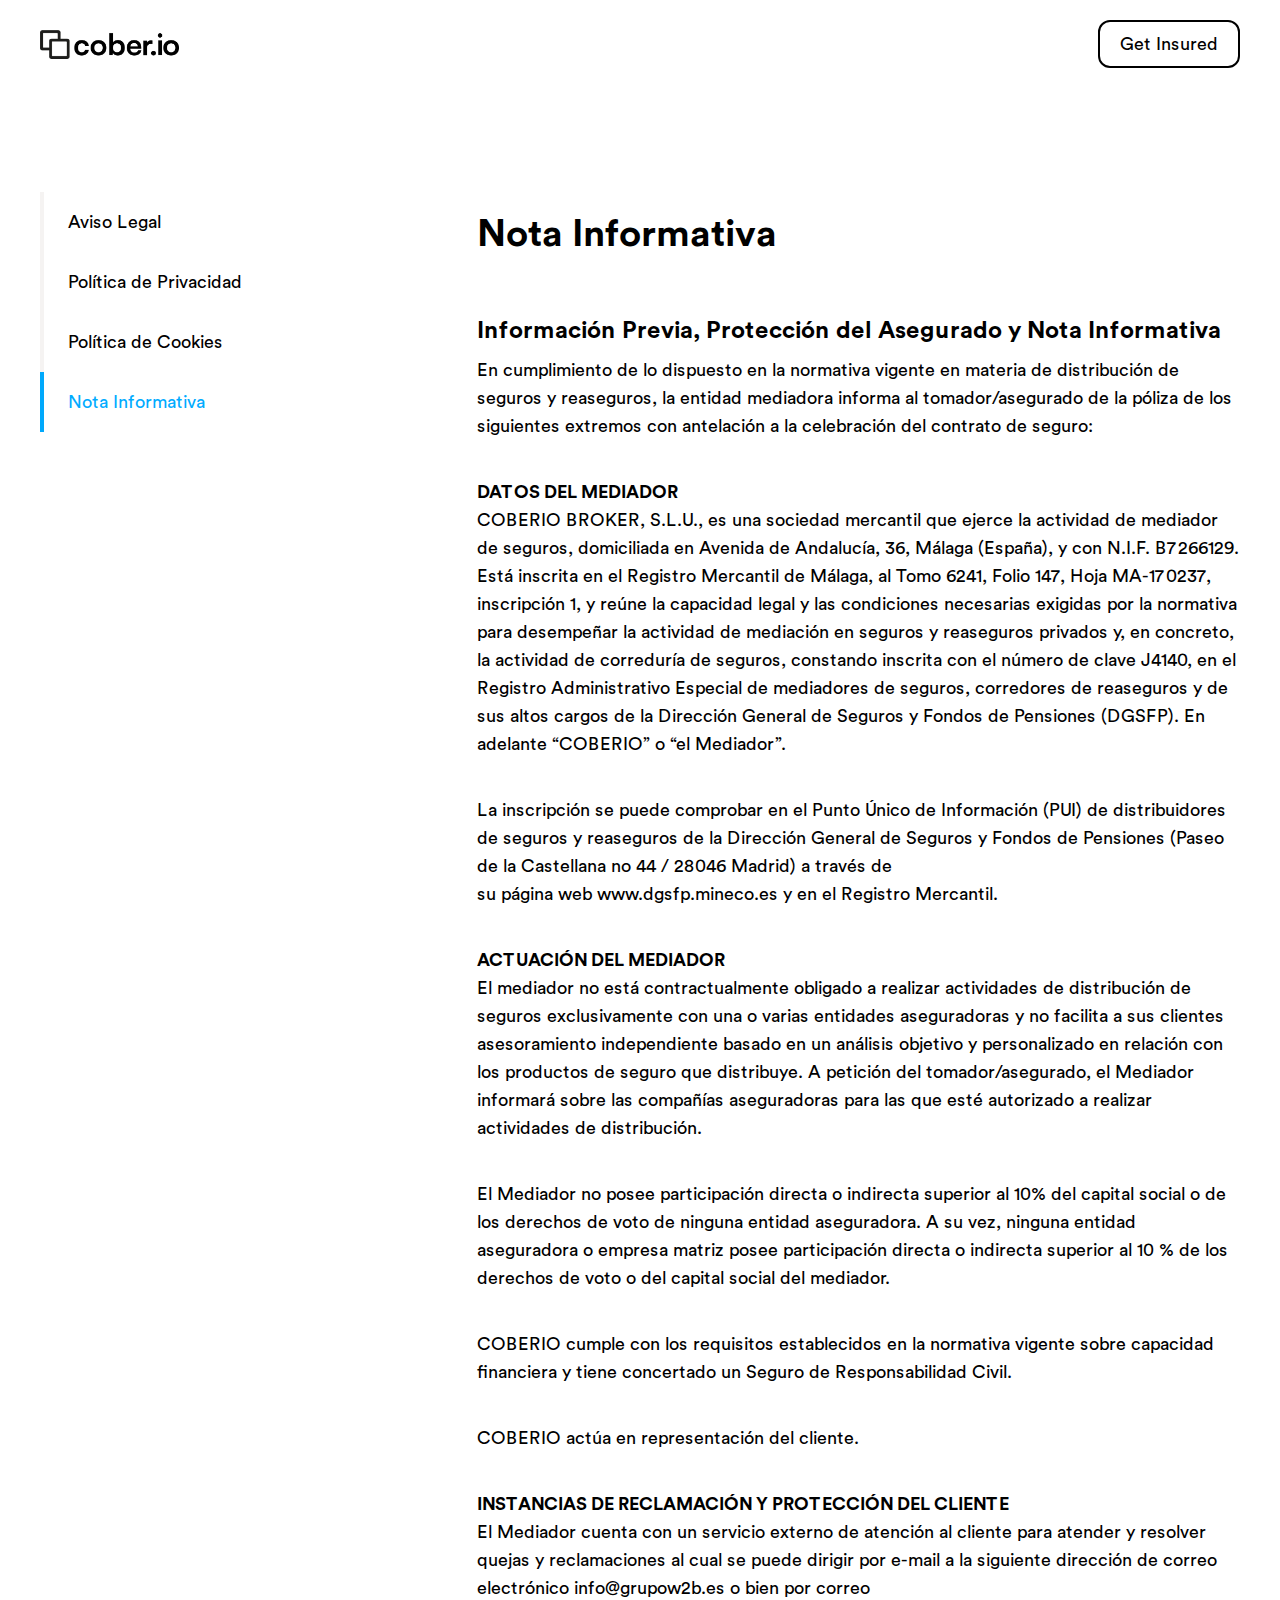
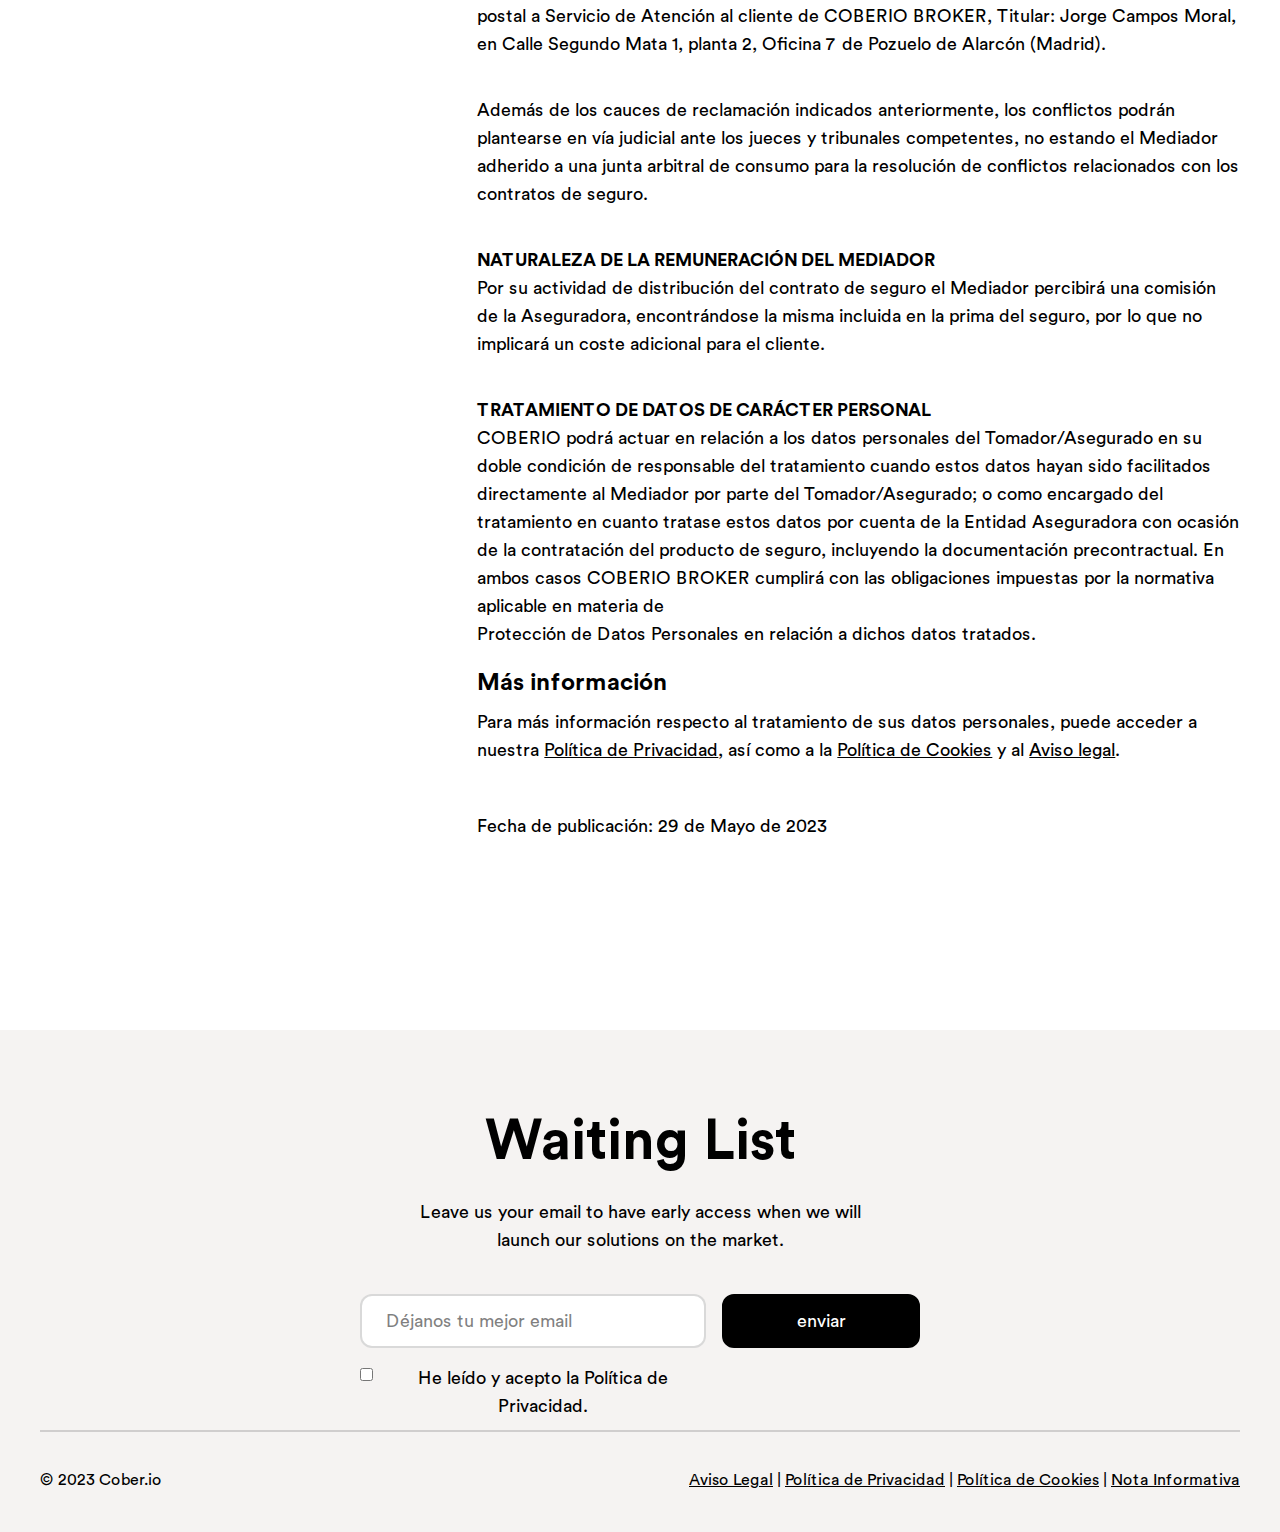
<file: legal/nota-informativa.html>
<!DOCTYPE html><!--  This site was created in Webflow. https://www.webflow.com  -->
<!--  Last Published: Mon Feb 19 2024 11:20:51 GMT+0000 (Coordinated Universal Time)  -->
<html data-wf-page="647515463138c88259d0deb0" data-wf-site="62557e881ab21f75d7a647d8">
<head>
  <meta charset="utf-8">
  <title>Nota Informativa</title>
  <meta content="Nota Informativa" property="og:title">
  <meta content="Nota Informativa" property="twitter:title">
  <meta content="width=device-width, initial-scale=1" name="viewport">
  <meta content="Webflow" name="generator">
  <link href="../css/normalize.css" rel="stylesheet" type="text/css">
  <link href="../css/webflow.css" rel="stylesheet" type="text/css">
  <link href="../css/coberio.webflow.css" rel="stylesheet" type="text/css">
  <script type="text/javascript">!function(o,c){var n=c.documentElement,t=" w-mod-";n.className+=t+"js",("ontouchstart"in o||o.DocumentTouch&&c instanceof DocumentTouch)&&(n.className+=t+"touch")}(window,document);</script>
  <link href="../images/favicon.jpg" rel="shortcut icon" type="image/x-icon">
  <link href="../images/webclip.png" rel="apple-touch-icon">
  <script id="Cookiebot" src="https://consent.cookiebot.com/uc.js" data-cbid="80a685ac-01b9-4975-83cb-80440c8016b3" data-blockingmode="auto" type="text/javascript"></script>
  <!--  Facebook Pixel Code  -->
  <script>
!function(f,b,e,v,n,t,s)
{if(f.fbq)return;n=f.fbq=function(){n.callMethod?
n.callMethod.apply(n,arguments):n.queue.push(arguments)};
if(!f._fbq)f._fbq=n;n.push=n;n.loaded=!0;n.version='2.0';
n.queue=[];t=b.createElement(e);t.async=!0;
t.src=v;s=b.getElementsByTagName(e)[0];
s.parentNode.insertBefore(t,s)}(window, document,'script',
'https://connect.facebook.net/en_US/fbevents.js');
fbq('init', '400353564720457');
fbq('track', 'PageView');
</script>
  <noscript><img height="1" width="1" style="display:none" src="https://www.facebook.com/tr?id=400353564720457&ev=PageView&noscript=1"></noscript>
  <!--  End Facebook Pixel Code  -->
  <meta name="facebook-domain-verification" content="vvhlsl4x5p9chv6cbabn0jsnm4pxyt">
  <script defer="" data-domain="cober.io" src="https://plausible.io/js/plausible.js"></script>
</head>
<body>
  <div class="navbar">
    <div class="navbar_container">
      <a href="../index.html" class="w-inline-block"><img src="../images/black_1.png" loading="lazy" width="139" sizes="139px" alt="" srcset="../images/black_1-p-500.png 500w, ../images/black_1.png 818w" class="nav_logo"></a>
      <a href="https://app.cober.io" class="button nav hide-on-mobile w-button">Get Insured</a>
    </div>
  </div>
  <div class="section">
    <div class="container margin-l">
      <div class="w-layout-grid grid">
        <div class="tabs-wrapper">
          <a href="../legal/terms-of-service.html" data-w-id="20c1b01e-7284-8986-6214-da33a827c995" class="tab-link">Aviso Legal</a>
          <a href="../legal/privacy-policy.html" data-w-id="f668db2f-8dbf-e749-a0a0-a1d3c54b932c" class="tab-link">Política de Privacidad</a>
          <a href="../legal/cookie-policy.html" class="tab-link">Política de Cookies</a>
          <a href="../legal/nota-informativa.html" aria-current="page" class="tab-link w--current">Nota Informativa</a>
        </div>
        <div class="legal-text-wrapper">
          <h1 class="margin-40">Nota Informativa</h1>
          <div class="w-richtext">
            <h3><strong>Información Previa, Protección del Asegurado y Nota Informativa </strong><br></h3>
            <p>En cumplimiento de lo dispuesto en la normativa vigente en materia de distribución de seguros y reaseguros, la entidad mediadora informa al tomador/asegurado de la póliza de los siguientes extremos con antelación a la celebración del contrato de seguro:</p>
            <p>‍<br><strong>DATOS DEL MEDIADOR</strong><br>COBERIO BROKER, S.L.U., es una sociedad mercantil que ejerce la actividad de mediador de seguros, domiciliada en Avenida de Andalucía, 36, Málaga (España), y con N.I.F. B7266129. Está inscrita en el Registro Mercantil de Málaga, al Tomo 6241, Folio 147, Hoja MA-170237, inscripción 1, y reúne la capacidad legal y las condiciones necesarias exigidas por la normativa para desempeñar la actividad de mediación en seguros y reaseguros privados y, en concreto, la actividad de correduría de seguros, constando inscrita con el número de clave J4140, en el Registro Administrativo Especial de mediadores de seguros, corredores de reaseguros y de sus altos cargos de la Dirección General de Seguros y Fondos de Pensiones (DGSFP). En adelante “COBERIO” o “el Mediador”.</p>
            <p>‍<br>La inscripción se puede comprobar en el Punto Único de Información (PUI) de distribuidores de seguros y reaseguros de la Dirección General de Seguros y Fondos de Pensiones (Paseo de la Castellana no 44 / 28046 Madrid) a través de<br>su página web www.dgsfp.mineco.es y en el Registro Mercantil.</p>
            <p>‍<br><strong>ACTUACIÓN DEL MEDIADOR</strong><br>El mediador no está contractualmente obligado a realizar actividades de distribución de seguros exclusivamente con una o varias entidades aseguradoras y no facilita a sus clientes asesoramiento independiente basado en un análisis objetivo y personalizado en relación con los productos de seguro que distribuye. A petición del tomador/asegurado, el Mediador informará sobre las compañías aseguradoras para las que esté autorizado a realizar actividades de distribución.</p>
            <p>‍<br>El Mediador no posee participación directa o indirecta superior al 10% del capital social o de los derechos de voto de ninguna entidad aseguradora. A su vez, ninguna entidad aseguradora o empresa matriz posee participación directa o indirecta superior al 10 % de los derechos de voto o del capital social del mediador.</p>
            <p>‍<br>COBERIO cumple con los requisitos establecidos en la normativa vigente sobre capacidad financiera y tiene concertado un Seguro de Responsabilidad Civil.</p>
            <p>‍<br>COBERIO actúa en representación del cliente.</p>
            <p>‍<br><strong>INSTANCIAS DE RECLAMACIÓN Y PROTECCIÓN DEL CLIENTE</strong><br>El Mediador cuenta con un servicio externo de atención al cliente para atender y resolver quejas y reclamaciones al cual se puede dirigir por e-mail a la siguiente dirección de correo electrónico info@grupow2b.es o bien por correo<br>postal a Servicio de Atención al cliente de COBERIO BROKER, Titular: Jorge Campos Moral, en Calle Segundo Mata 1, planta 2, Oficina 7 de Pozuelo de Alarcón (Madrid).</p>
            <p>‍<br>Además de los cauces de reclamación indicados anteriormente, los conflictos podrán plantearse en vía judicial ante los jueces y tribunales competentes, no estando el Mediador adherido a una junta arbitral de consumo para la resolución de conflictos relacionados con los contratos de seguro.</p>
            <p>‍<br><strong>NATURALEZA DE LA REMUNERACIÓN DEL MEDIADOR</strong><br>Por su actividad de distribución del contrato de seguro el Mediador percibirá una comisión de la Aseguradora, encontrándose la misma incluida en la prima del seguro, por lo que no implicará un coste adicional para el cliente.</p>
            <p>‍<br><strong>TRATAMIENTO DE DATOS DE CARÁCTER PERSONAL</strong><br>COBERIO podrá actuar en relación a los datos personales del Tomador/Asegurado en su doble condición de responsable del tratamiento cuando estos datos hayan sido facilitados directamente al Mediador por parte del Tomador/Asegurado; o como encargado del tratamiento en cuanto tratase estos datos por cuenta de la Entidad Aseguradora con ocasión de la contratación del producto de seguro, incluyendo la documentación precontractual. En ambos casos COBERIO BROKER cumplirá con las obligaciones impuestas por la normativa aplicable en materia de<br>Protección de Datos Personales en relación a dichos datos tratados.<br></p>
            <h3><strong>Más información</strong><br></h3>
            <p>Para más información respecto al tratamiento de sus datos personales, puede acceder a nuestra <a href="https://www.cober.io/legal/privacy-policy">Política de Privacidad</a>, así como a la <a href="https://www.cober.io/legal/cookie-policy">Política de Cookies</a> y al <a href="https://www.cober.io/legal/terms-of-service">Aviso legal</a>.</p>
            <p><br></p>
            <p>Fecha de publicación: 29 de Mayo de 2023</p>
            <p>‍</p>
            <p><br></p>
          </div>
        </div>
      </div>
    </div>
  </div>
  <div id="Footer" data-w-id="957d9385-2e79-1f55-e3ff-38f8b5aa4f21" class="section footer">
    <div class="container">
      <div class="footer-wrap">
        <div class="footer_cta">
          <h2 class="h2">Waiting List</h2>
          <div class="footer-text">Leave us your email to have early access when we will launch our solutions on the market.</div>
          <div class="form-block w-form">
            <form id="wf-form-Footer-Form" name="wf-form-Footer-Form" data-name="Footer Form" method="get" class="hero-form" data-wf-page-id="647515463138c88259d0deb0" data-wf-element-id="957d9385-2e79-1f55-e3ff-38f8b5aa4f2b"><input class="form-field white w-input" maxlength="256" name="Footer-Email-2" data-name="Footer Email 2" placeholder="Déjanos tu mejor email" type="email" id="Footer-Email-2" required=""><input type="submit" data-wait="Por favor espera..." class="button black form w-button" value="enviar"><label id="w-node-ede3ea10-b385-f35a-8d8b-8760a08ecb94-b5aa4f21" class="w-checkbox"><input type="checkbox" id="checkbox" name="checkbox" data-name="Checkbox" class="w-checkbox-input checkbox-2"><span class="checkbox-label-2 w-form-label" for="checkbox">He leído y acepto la Política de Privacidad.</span></label></form>
            <div class="success-message w-form-done">
              <div>¡Gracias! Estás en la lista de espera. Te avisaremos cuando Cober.io esté disponible.</div>
            </div>
            <div class="w-form-fail">
              <div class="error-text">Por favor introduce un email válido.</div>
            </div>
          </div>
        </div>
        <div class="line"></div>
        <div class="fotter_bottom-wrap">
          <div class="small margin-bottom-16">© 2023 Cober.io</div>
          <div class="small margin-bottom-16">
            <a href="../legal/terms-of-service.html">Aviso Legal</a> | <a href="../legal/privacy-policy.html">Política de Privacidad</a> | <a href="../legal/cookie-policy.html">Política de Cookies</a> | <a href="../legal/nota-informativa.html" aria-current="page" class="w--current">Nota Informativa</a>
          </div>
        </div>
      </div>
    </div>
  </div>
  <script src="https://d3e54v103j8qbb.cloudfront.net/js/jquery-3.5.1.min.dc5e7f18c8.js?site=62557e881ab21f75d7a647d8" type="text/javascript" integrity="sha256-9/aliU8dGd2tb6OSsuzixeV4y/faTqgFtohetphbbj0=" crossorigin="anonymous"></script>
  <script src="../js/webflow.js" type="text/javascript"></script>
</body>
</html>
</file>
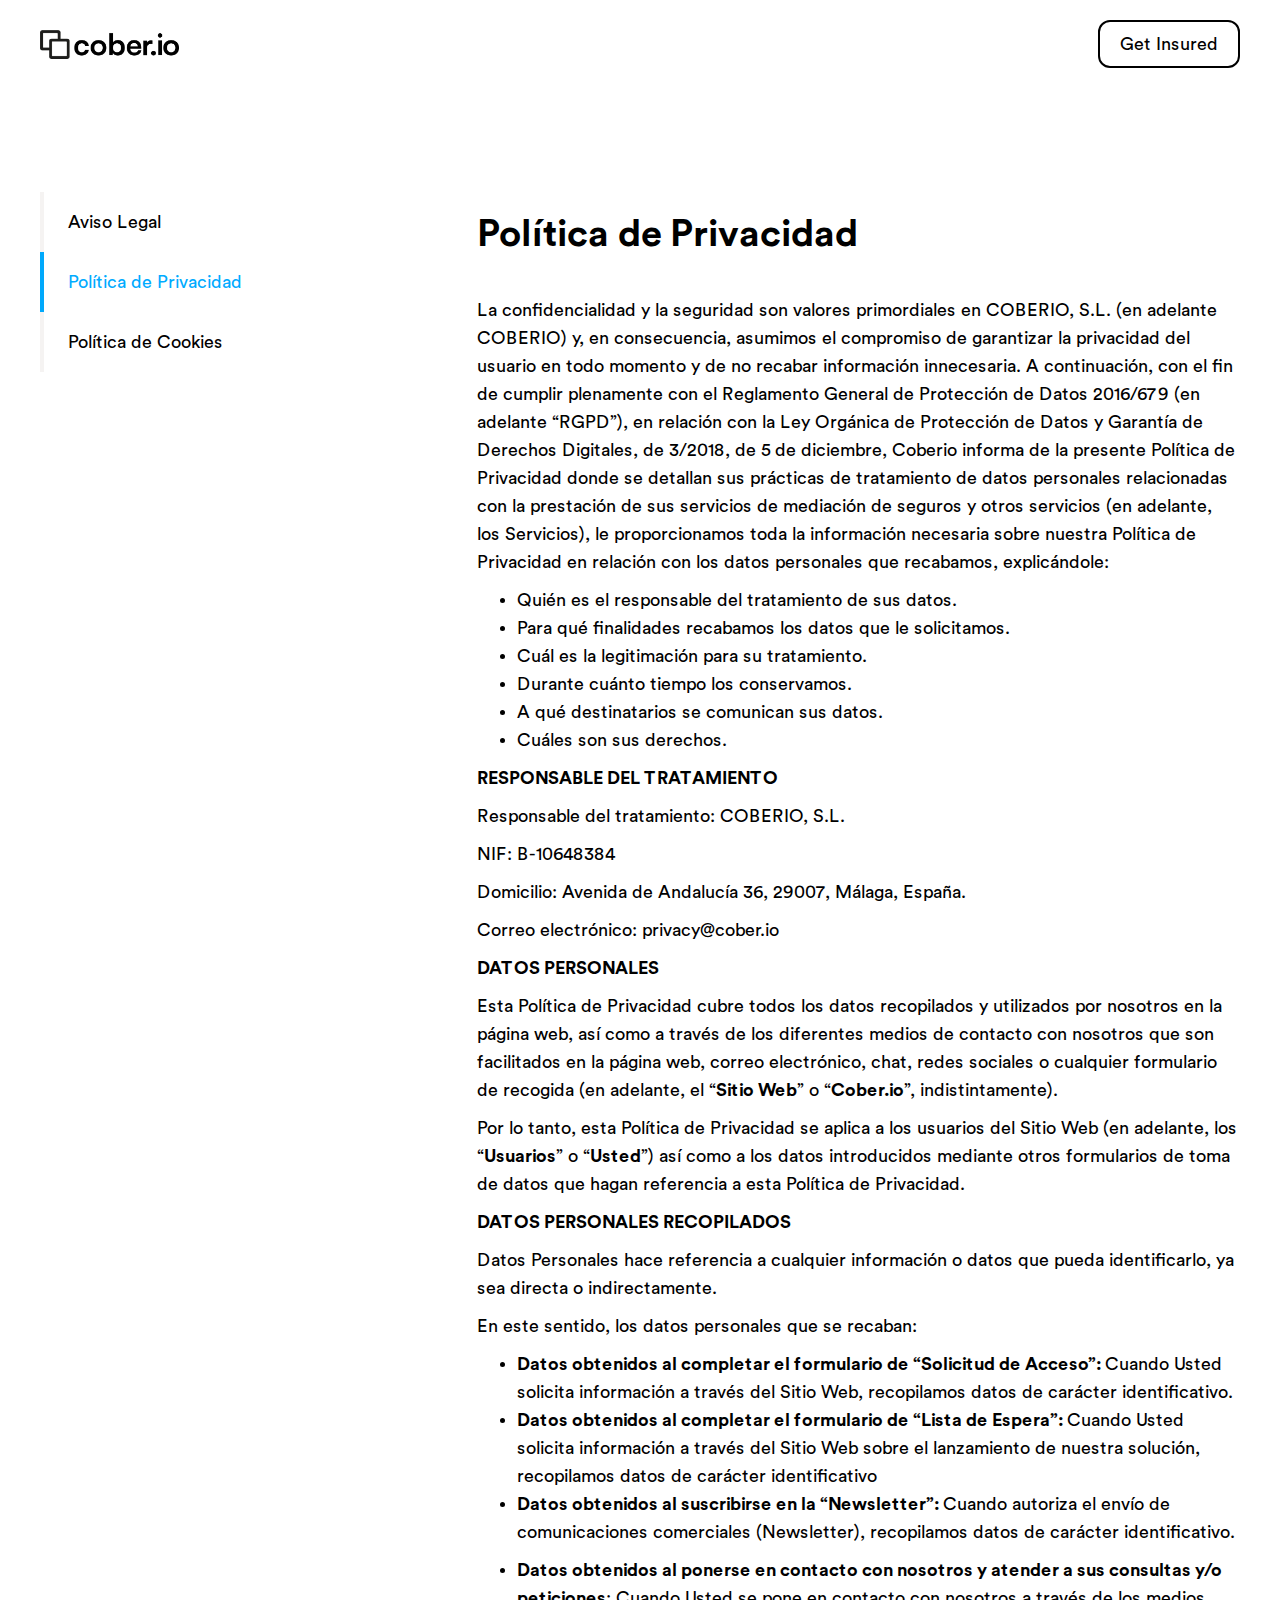
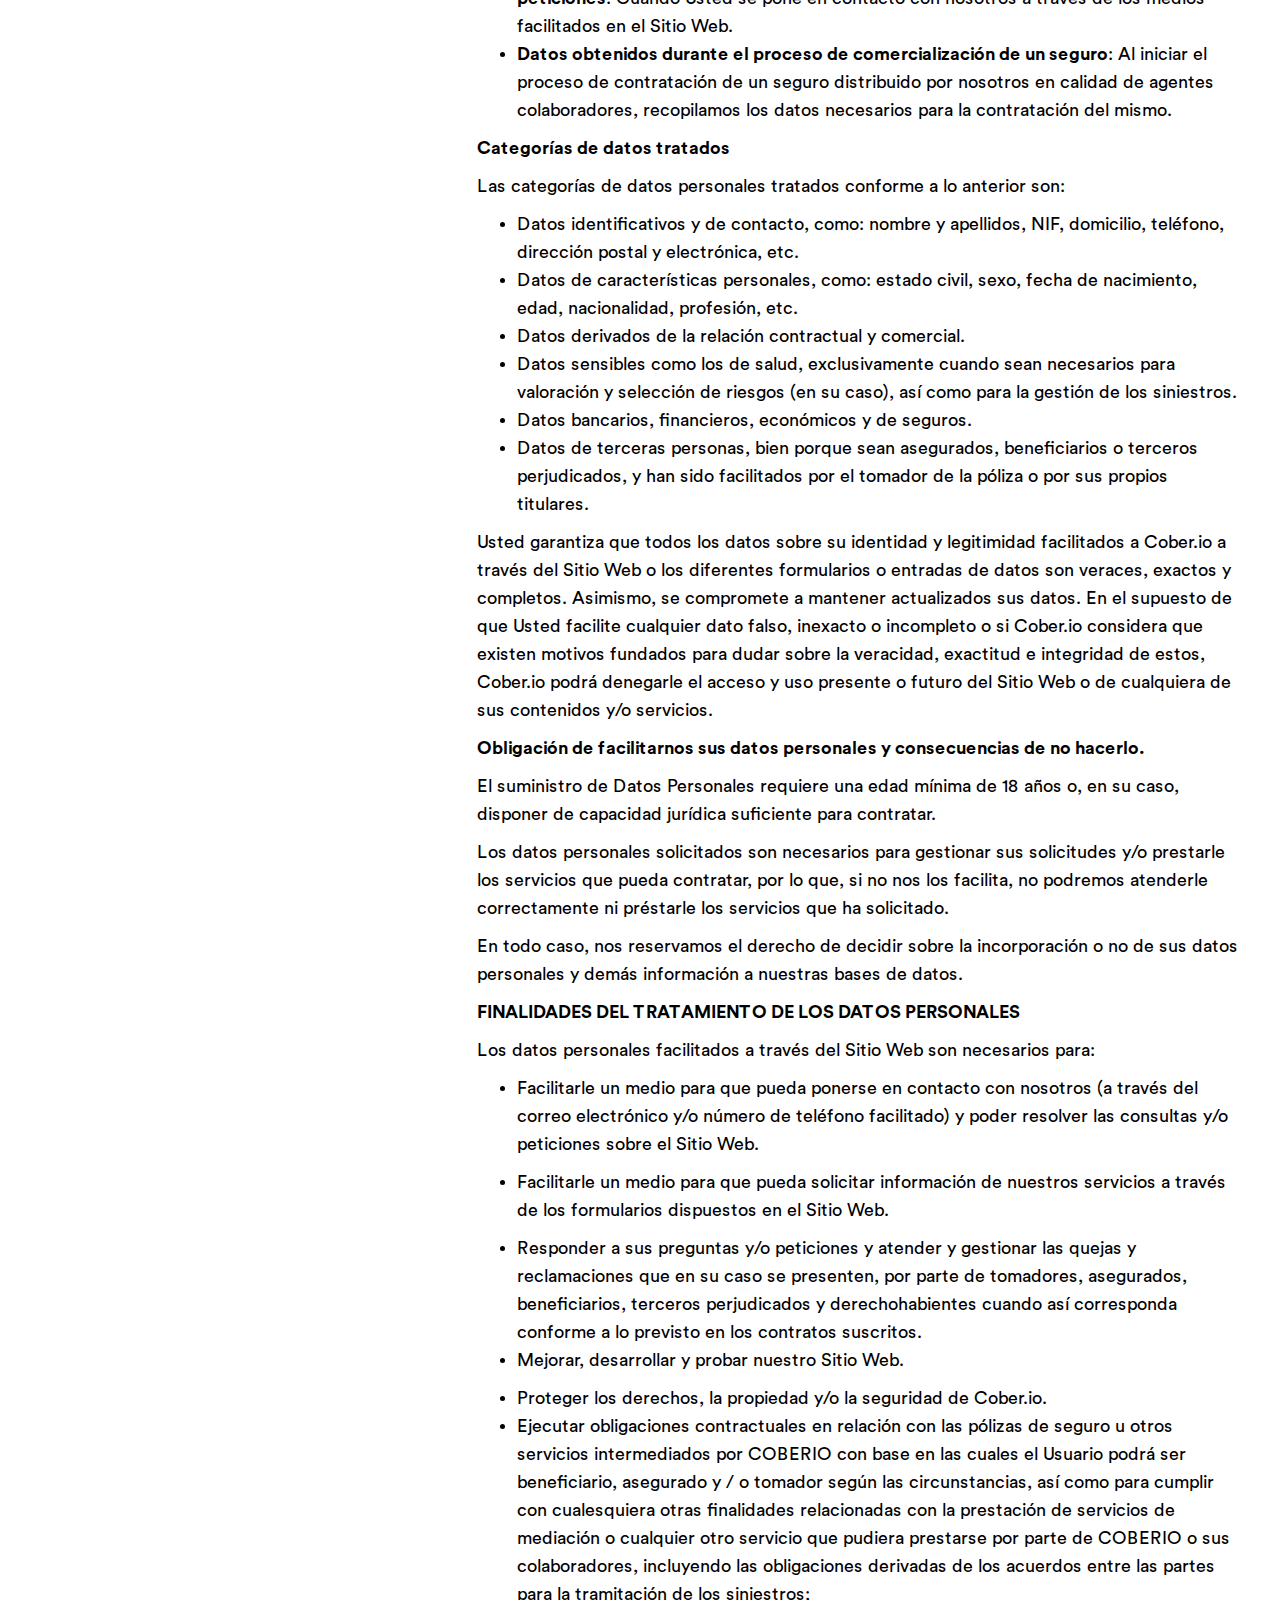
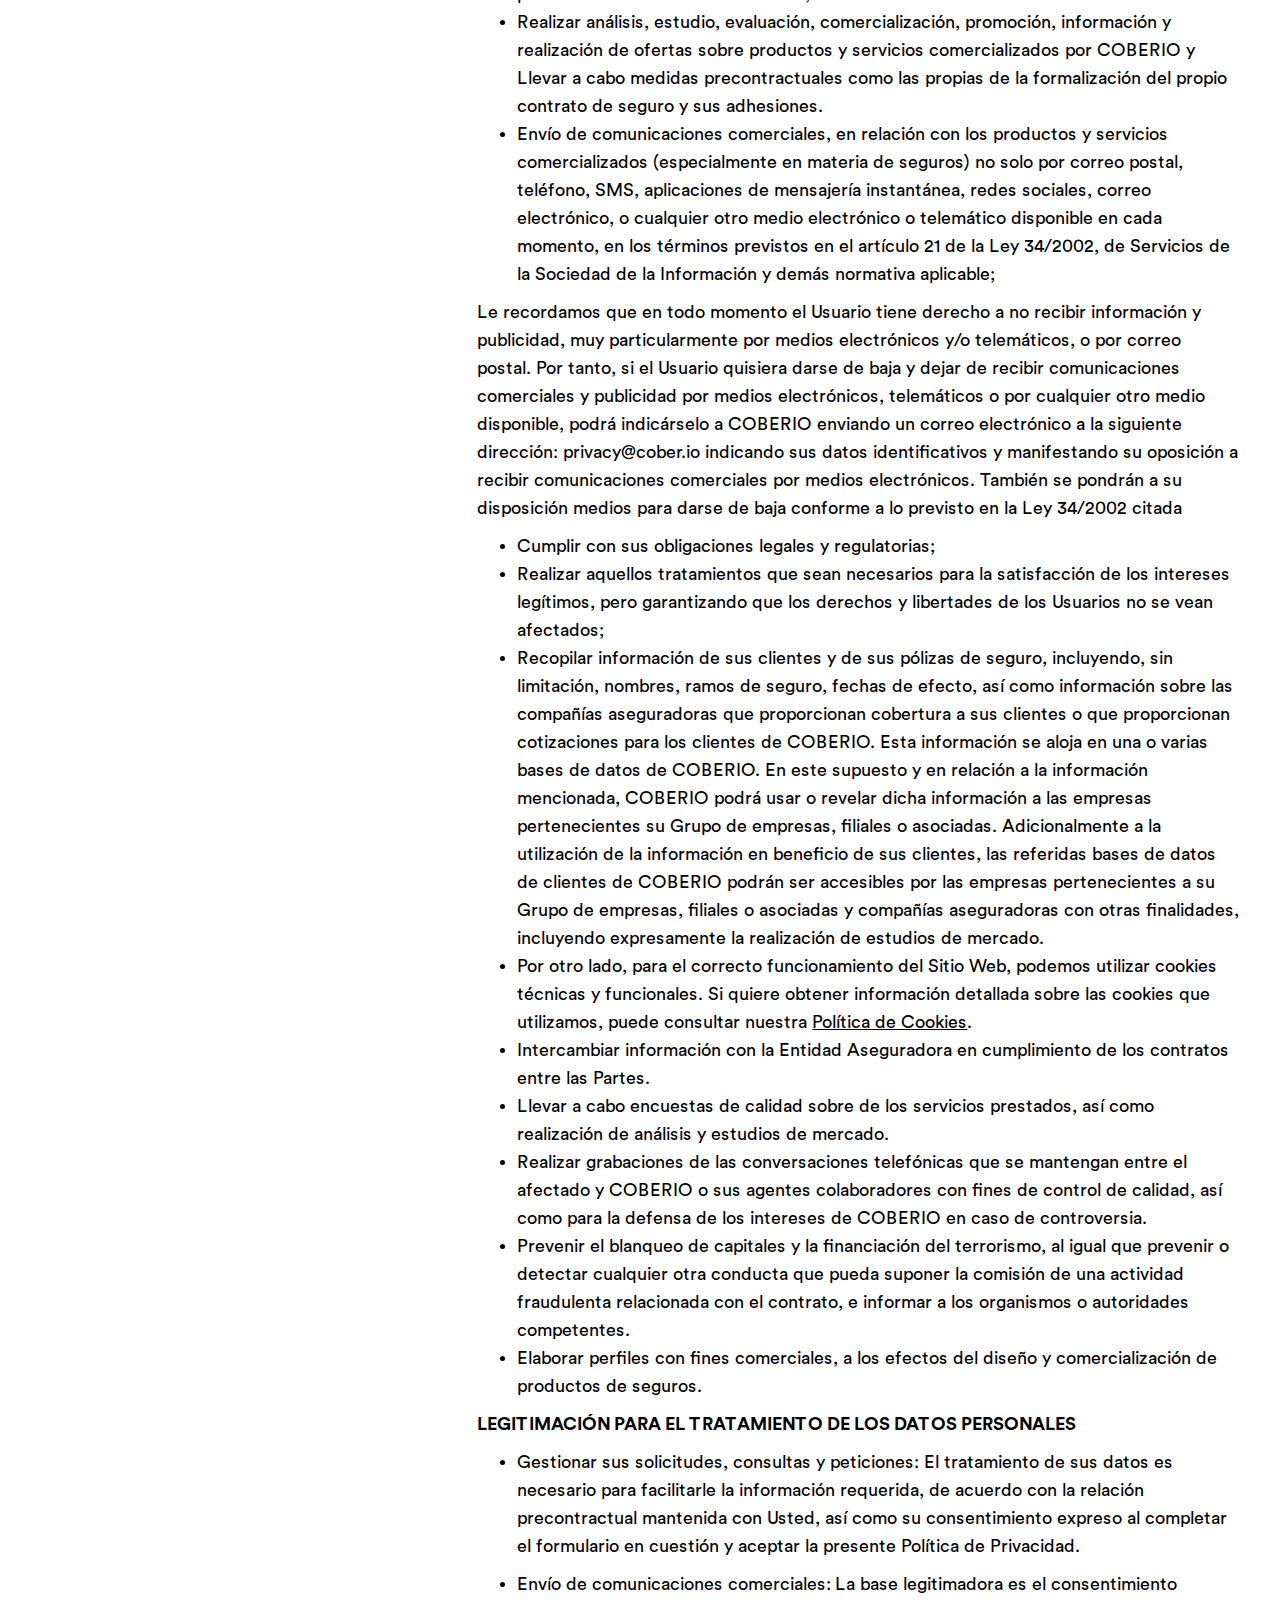
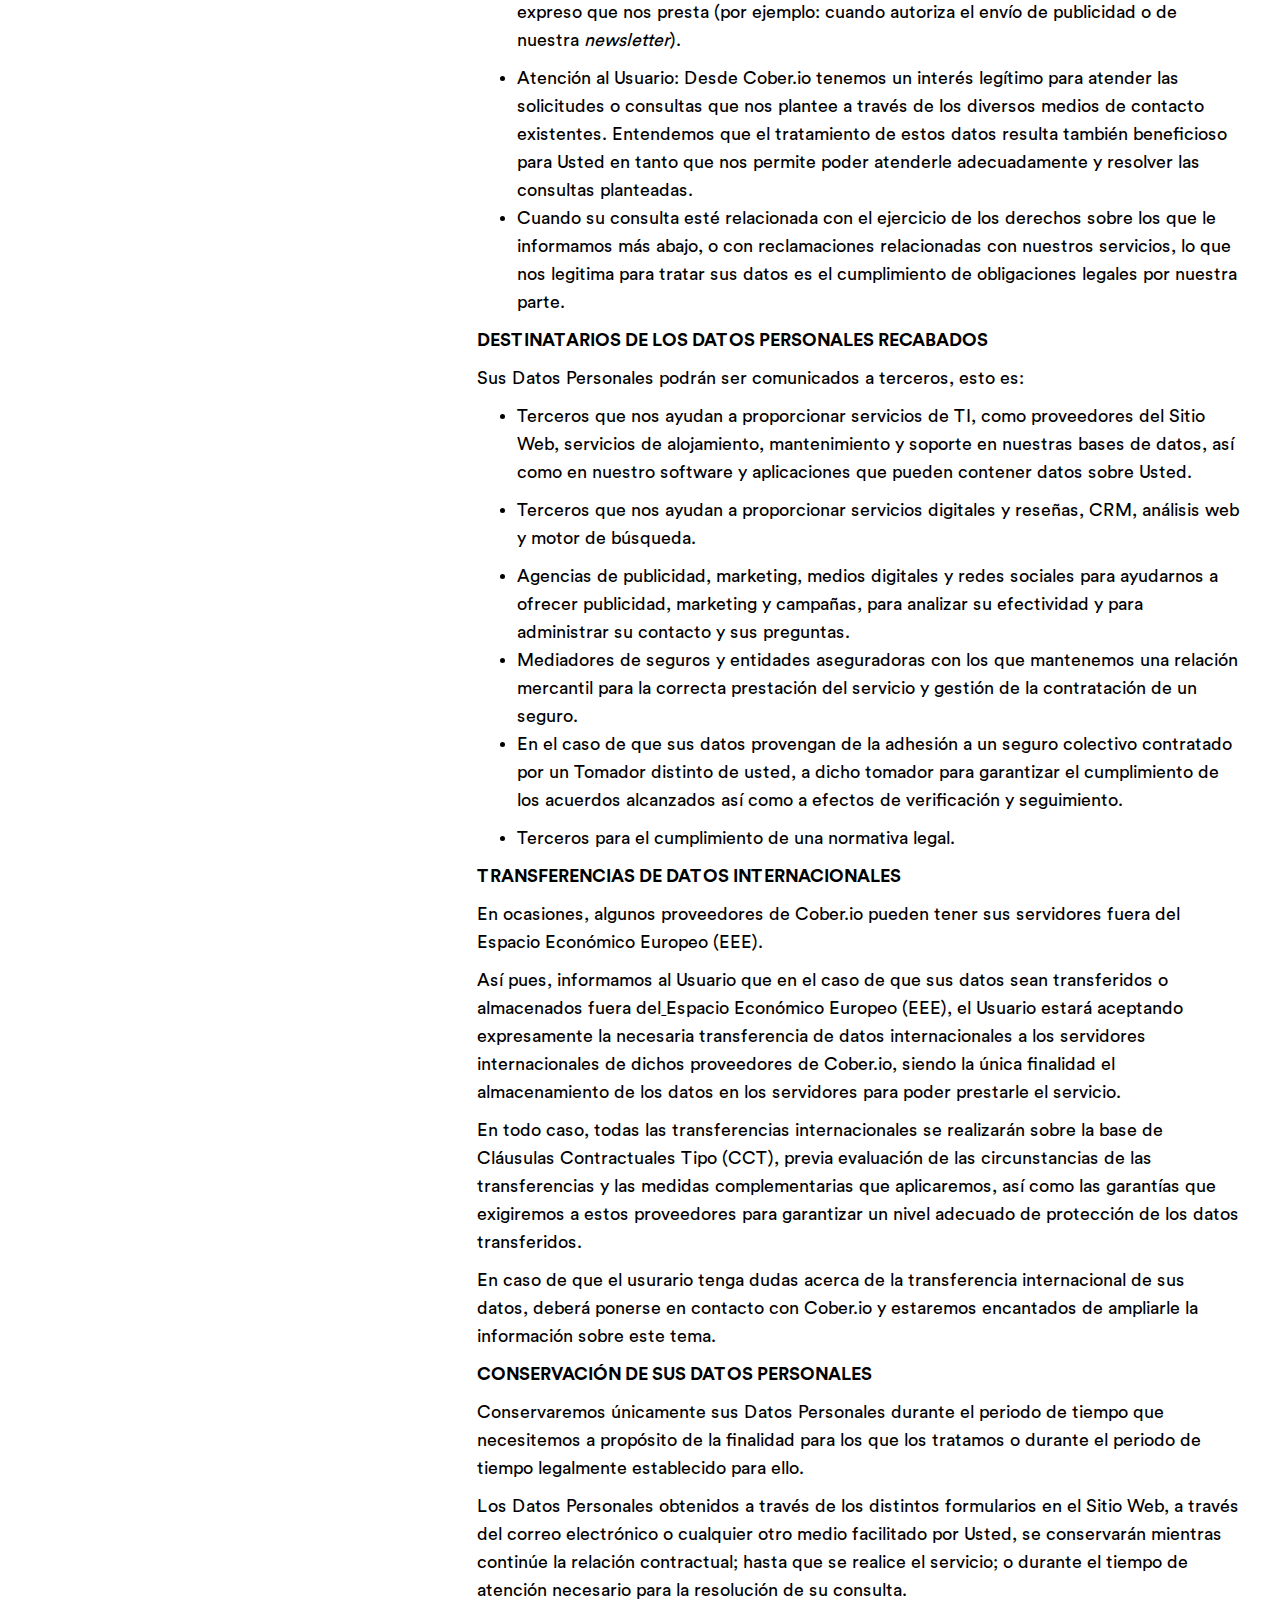
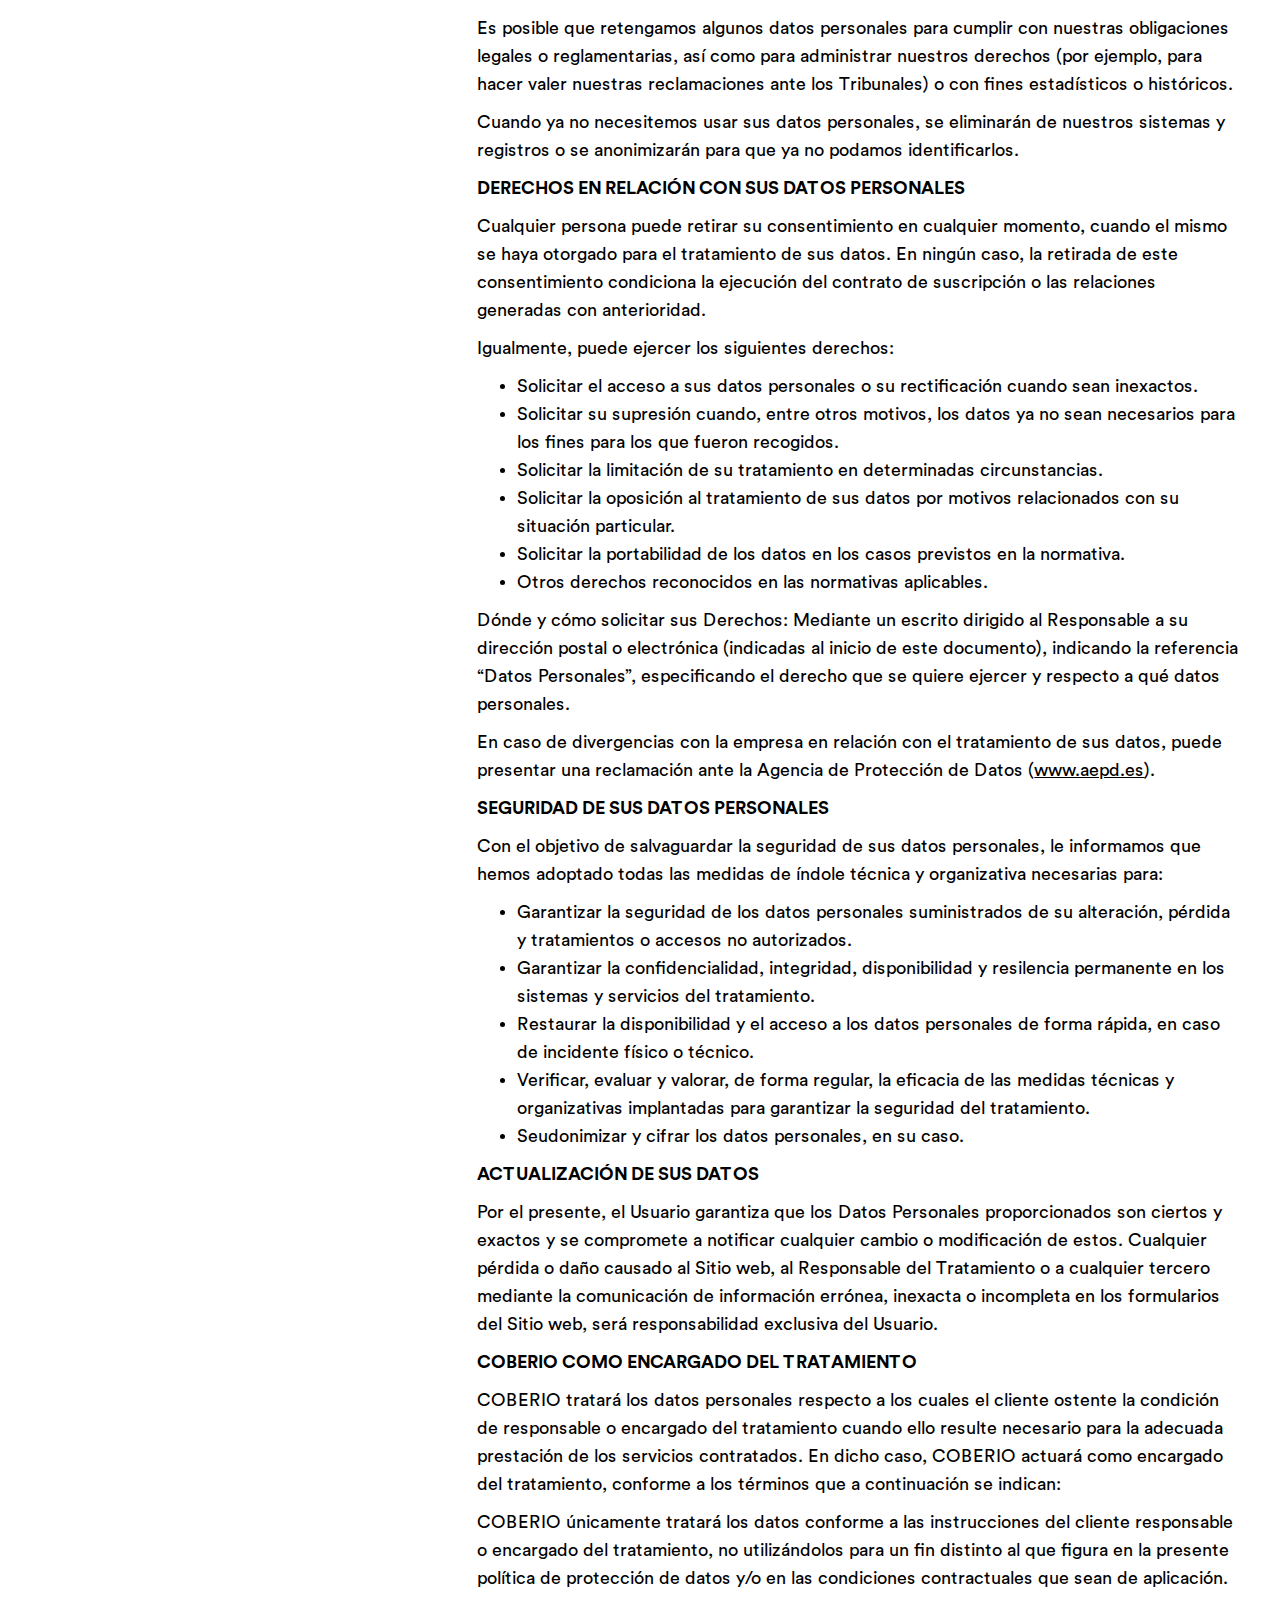
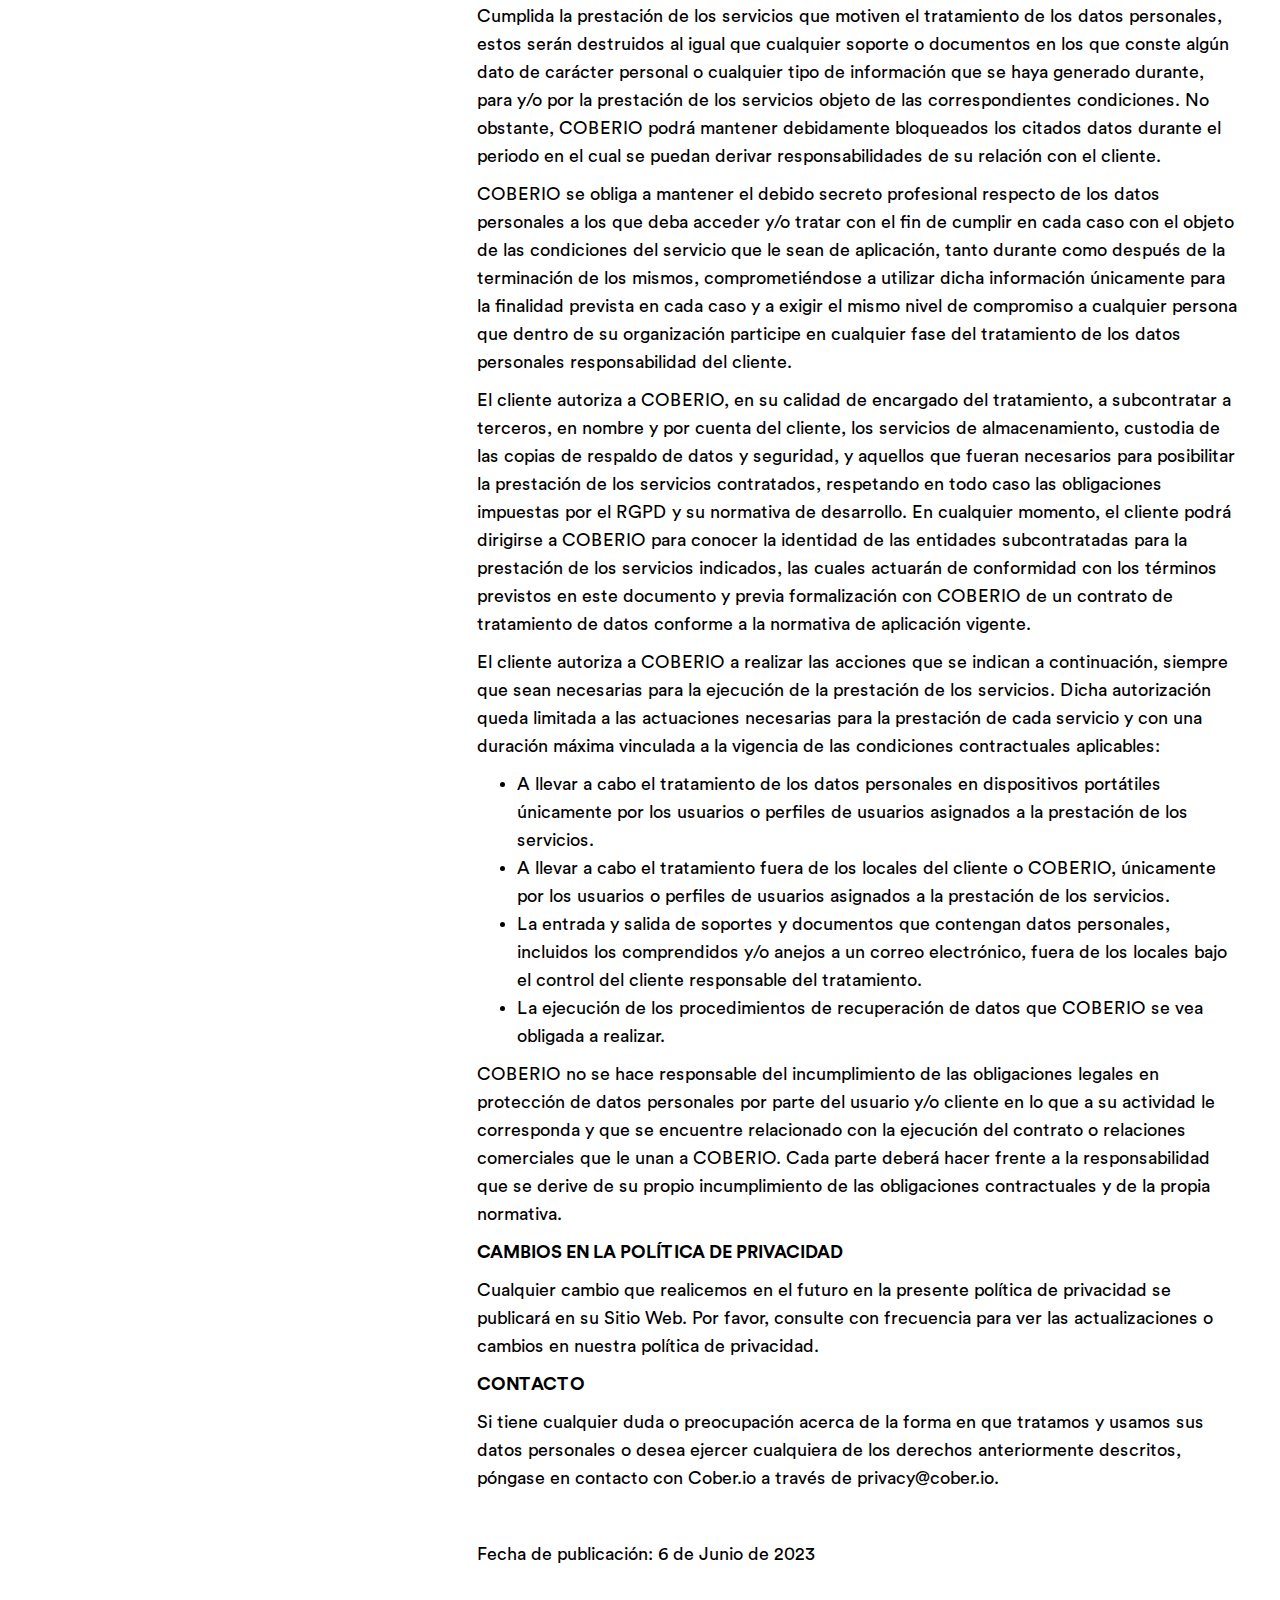
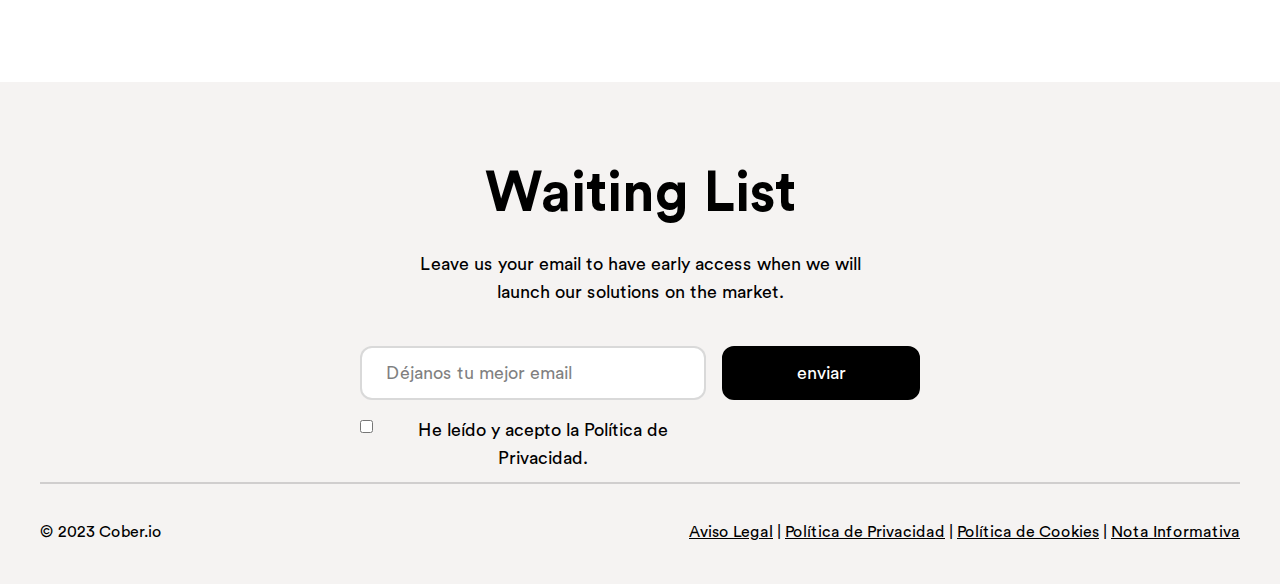
<file: legal/privacy-policy.html>
<!DOCTYPE html><!--  This site was created in Webflow. https://www.webflow.com  -->
<!--  Last Published: Mon Feb 19 2024 11:20:51 GMT+0000 (Coordinated Universal Time)  -->
<html data-wf-page="62557e881ab21f80c6a647e1" data-wf-site="62557e881ab21f75d7a647d8">
<head>
  <meta charset="utf-8">
  <title>Cober.io</title>
  <meta content="width=device-width, initial-scale=1" name="viewport">
  <meta content="Webflow" name="generator">
  <link href="../css/normalize.css" rel="stylesheet" type="text/css">
  <link href="../css/webflow.css" rel="stylesheet" type="text/css">
  <link href="../css/coberio.webflow.css" rel="stylesheet" type="text/css">
  <script type="text/javascript">!function(o,c){var n=c.documentElement,t=" w-mod-";n.className+=t+"js",("ontouchstart"in o||o.DocumentTouch&&c instanceof DocumentTouch)&&(n.className+=t+"touch")}(window,document);</script>
  <link href="../images/favicon.jpg" rel="shortcut icon" type="image/x-icon">
  <link href="../images/webclip.png" rel="apple-touch-icon">
  <script id="Cookiebot" src="https://consent.cookiebot.com/uc.js" data-cbid="80a685ac-01b9-4975-83cb-80440c8016b3" data-blockingmode="auto" type="text/javascript"></script>
  <!--  Facebook Pixel Code  -->
  <script>
!function(f,b,e,v,n,t,s)
{if(f.fbq)return;n=f.fbq=function(){n.callMethod?
n.callMethod.apply(n,arguments):n.queue.push(arguments)};
if(!f._fbq)f._fbq=n;n.push=n;n.loaded=!0;n.version='2.0';
n.queue=[];t=b.createElement(e);t.async=!0;
t.src=v;s=b.getElementsByTagName(e)[0];
s.parentNode.insertBefore(t,s)}(window, document,'script',
'https://connect.facebook.net/en_US/fbevents.js');
fbq('init', '400353564720457');
fbq('track', 'PageView');
</script>
  <noscript><img height="1" width="1" style="display:none" src="https://www.facebook.com/tr?id=400353564720457&ev=PageView&noscript=1"></noscript>
  <!--  End Facebook Pixel Code  -->
  <meta name="facebook-domain-verification" content="vvhlsl4x5p9chv6cbabn0jsnm4pxyt">
  <script defer="" data-domain="cober.io" src="https://plausible.io/js/plausible.js"></script>
</head>
<body>
  <div class="navbar">
    <div class="navbar_container">
      <a href="../index.html" class="w-inline-block"><img src="../images/black_1.png" loading="lazy" width="139" sizes="139px" alt="" srcset="../images/black_1-p-500.png 500w, ../images/black_1.png 818w" class="nav_logo"></a>
      <a href="https://app.cober.io" class="button nav hide-on-mobile w-button">Get Insured</a>
    </div>
  </div>
  <div class="section">
    <div class="container margin-l">
      <div class="w-layout-grid grid">
        <div class="tabs-wrapper">
          <a href="../legal/terms-of-service.html" data-w-id="20c1b01e-7284-8986-6214-da33a827c995" class="tab-link">Aviso Legal</a>
          <a href="../legal/privacy-policy.html" data-w-id="f668db2f-8dbf-e749-a0a0-a1d3c54b932c" aria-current="page" class="tab-link w--current">Política de Privacidad</a>
          <a href="../legal/cookie-policy.html" class="tab-link">Política de Cookies</a>
        </div>
        <div class="legal-text-wrapper">
          <h1 class="margin-40">Política de Privacidad</h1>
          <div class="w-richtext">
            <p>La confidencialidad y la seguridad son valores primordiales en COBERIO, S.L. (en adelante COBERIO) y, en consecuencia, asumimos el compromiso de garantizar la privacidad del usuario en todo momento y de no recabar información innecesaria. A continuación, con el fin de cumplir plenamente con el Reglamento General de Protección de Datos 2016/679 (en adelante “RGPD”), en relación con la Ley Orgánica de Protección de Datos y Garantía de Derechos Digitales, de 3/2018, de 5 de diciembre, Coberio informa de la presente Política de Privacidad donde se detallan sus prácticas de tratamiento de datos personales relacionadas con la prestación de sus servicios de mediación de seguros y otros servicios (en adelante, los Servicios), le proporcionamos toda la información necesaria sobre nuestra Política de Privacidad en relación con los datos personales que recabamos, explicándole:</p>
            <ul role="list">
              <li>Quién es el responsable del tratamiento de sus datos.</li>
              <li>Para qué finalidades recabamos los datos que le solicitamos.</li>
              <li>Cuál es la legitimación para su tratamiento.</li>
              <li>Durante cuánto tiempo los conservamos.</li>
              <li>A qué destinatarios se comunican sus datos.</li>
              <li>Cuáles son sus derechos.</li>
            </ul>
            <p><strong>RESPONSABLE DEL TRATAMIENTO</strong></p>
            <p>Responsable del tratamiento: COBERIO, S.L.</p>
            <p>NIF: B-10648384</p>
            <p>Domicilio: Avenida de Andalucía 36, 29007, Málaga, España.</p>
            <p>Correo electrónico: privacy@cober.io</p>
            <p>‍<strong>DATOS PERSONALES</strong></p>
            <p>Esta Política de Privacidad cubre todos los datos recopilados y utilizados por nosotros en la página web, así como a través de los diferentes medios de contacto con nosotros que son facilitados en la página web, correo electrónico, chat, redes sociales o cualquier formulario de recogida (en adelante, el “<strong>Sitio Web</strong>” o “<strong>Cober.io</strong>”, indistintamente).</p>
            <p>Por lo tanto, esta Política de Privacidad se aplica a los usuarios del Sitio Web (en adelante, los “<strong>Usuarios</strong>” o “<strong>Usted</strong>”) así como a los datos introducidos mediante otros formularios de toma de datos que hagan referencia a esta Política de Privacidad.</p>
            <p><strong>DATOS PERSONALES RECOPILADOS</strong></p>
            <p>Datos Personales hace referencia a cualquier información o datos que pueda identificarlo, ya sea directa o indirectamente.</p>
            <p>En este sentido, los datos personales que se recaban:</p>
            <ul role="list">
              <li><strong>Datos obtenidos al completar el formulario de “Solicitud de Acceso”: </strong>Cuando Usted solicita información a través del Sitio Web, recopilamos datos de carácter identificativo.</li>
              <li><strong>Datos obtenidos al completar el formulario de “Lista de Espera”: </strong>Cuando Usted solicita información a través del Sitio Web sobre el lanzamiento de nuestra solución, recopilamos datos de carácter identificativo</li>
              <li><strong>Datos obtenidos al suscribirse en la “Newsletter”: </strong>Cuando autoriza el envío de comunicaciones comerciales (Newsletter), recopilamos datos de carácter identificativo.</li>
            </ul>
            <ul role="list">
              <li><strong>Datos obtenidos al ponerse en contacto con nosotros y atender a sus consultas y/o peticiones</strong>: Cuando Usted se pone en contacto con nosotros a través de los medios facilitados en el Sitio Web.</li>
              <li><strong>Datos obtenidos durante el proceso de comercialización de un seguro</strong>: Al iniciar el proceso de contratación de un seguro distribuido por nosotros en calidad de agentes colaboradores, recopilamos los datos necesarios para la contratación del mismo.</li>
            </ul>
            <p><strong>Categorías de datos tratados</strong></p>
            <p>Las categorías de datos personales tratados conforme a lo anterior son:</p>
            <ul role="list">
              <li>Datos identificativos y de contacto, como: nombre y apellidos, NIF, domicilio, teléfono, dirección postal y electrónica, etc.</li>
              <li>Datos de características personales, como: estado civil, sexo, fecha de nacimiento, edad, nacionalidad, profesión, etc.</li>
              <li>Datos derivados de la relación contractual y comercial.</li>
              <li>Datos sensibles como los de salud, exclusivamente cuando sean necesarios para valoración y selección de riesgos (en su caso), así como para la gestión de los siniestros.</li>
              <li>Datos bancarios, financieros, económicos y de seguros.</li>
              <li>Datos de terceras personas, bien porque sean asegurados, beneficiarios o terceros perjudicados, y han sido facilitados por el tomador de la póliza o por sus propios titulares.</li>
            </ul>
            <p>Usted garantiza que todos los datos sobre su identidad y legitimidad facilitados a Cober.io a través del Sitio Web o los diferentes formularios o entradas de datos son veraces, exactos y completos. Asimismo, se compromete a mantener actualizados sus datos. En el supuesto de que Usted facilite cualquier dato falso, inexacto o incompleto o si Cober.io considera que existen motivos fundados para dudar sobre la veracidad, exactitud e integridad de estos, Cober.io podrá denegarle el acceso y uso presente o futuro del Sitio Web o de cualquiera de sus contenidos y/o servicios.</p>
            <p><strong>Obligación de facilitarnos sus datos personales y consecuencias de no hacerlo.</strong></p>
            <p>El suministro de Datos Personales requiere una edad mínima de 18 años o, en su caso, disponer de capacidad jurídica suficiente para contratar.</p>
            <p>Los datos personales solicitados son necesarios para gestionar sus solicitudes y/o prestarle los servicios que pueda contratar, por lo que, si no nos los facilita, no podremos atenderle correctamente ni préstarle los servicios que ha solicitado.</p>
            <p>En todo caso, nos reservamos el derecho de decidir sobre la incorporación o no de sus datos personales y demás información a nuestras bases de datos.</p>
            <p><strong>FINALIDADES DEL TRATAMIENTO DE LOS DATOS PERSONALES</strong></p>
            <p>Los datos personales facilitados a través del Sitio Web son necesarios para:</p>
            <ul role="list">
              <li>Facilitarle un medio para que pueda ponerse en contacto con nosotros (a través del correo electrónico y/o número de teléfono facilitado) y poder resolver las consultas y/o peticiones sobre el Sitio Web.</li>
            </ul>
            <ul role="list">
              <li>Facilitarle un medio para que pueda solicitar información de nuestros servicios a través de los formularios dispuestos en el Sitio Web.</li>
            </ul>
            <ul role="list">
              <li>Responder a sus preguntas y/o peticiones y atender y gestionar las quejas y reclamaciones que en su caso se presenten, por parte de tomadores, asegurados, beneficiarios, terceros perjudicados y derechohabientes cuando así corresponda conforme a lo previsto en los contratos suscritos.</li>
              <li>Mejorar, desarrollar y probar nuestro Sitio Web.</li>
            </ul>
            <ul role="list">
              <li>Proteger los derechos, la propiedad y/o la seguridad de Cober.io.</li>
              <li>Ejecutar obligaciones contractuales en relación con las pólizas de seguro u otros servicios intermediados por COBERIO con base en las cuales el Usuario podrá ser beneficiario, asegurado y / o tomador según las circunstancias, así como para cumplir con cualesquiera otras finalidades relacionadas con la prestación de servicios de mediación o cualquier otro servicio que pudiera prestarse por parte de COBERIO o sus colaboradores, incluyendo las obligaciones derivadas de los acuerdos entre las partes para la tramitación de los siniestros;</li>
              <li>Realizar análisis, estudio, evaluación, comercialización, promoción, información y realización de ofertas sobre productos y servicios comercializados por COBERIO y Llevar a cabo medidas precontractuales como las propias de la formalización del propio contrato de seguro y sus adhesiones.</li>
              <li>Envío de comunicaciones comerciales, en relación con los productos y servicios comercializados (especialmente en materia de seguros) no solo por correo postal, teléfono, SMS, aplicaciones de mensajería instantánea, redes sociales, correo electrónico, o cualquier otro medio electrónico o telemático disponible en cada momento, en los términos previstos en el artículo 21 de la Ley 34/2002, de Servicios de la Sociedad de la Información y demás normativa aplicable;</li>
            </ul>
            <p>Le recordamos que en todo momento el Usuario tiene derecho a no recibir información y publicidad, muy particularmente por medios electrónicos y/o telemáticos, o por correo postal. Por tanto, si el Usuario quisiera darse de baja y dejar de recibir comunicaciones comerciales y publicidad por medios electrónicos, telemáticos o por cualquier otro medio disponible, podrá indicárselo a COBERIO enviando un correo electrónico a la siguiente dirección: privacy@cober.io indicando sus datos identificativos y manifestando su oposición a recibir comunicaciones comerciales por medios electrónicos. También se pondrán a su disposición medios para darse de baja conforme a lo previsto en la Ley 34/2002 citada</p>
            <ul role="list">
              <li>Cumplir con sus obligaciones legales y regulatorias;</li>
              <li>Realizar aquellos tratamientos que sean necesarios para la satisfacción de los intereses legítimos, pero garantizando que los derechos y libertades de los Usuarios no se vean afectados;</li>
              <li>Recopilar información de sus clientes y de sus pólizas de seguro, incluyendo, sin limitación, nombres, ramos de seguro, fechas de efecto, así como información sobre las compañías aseguradoras que proporcionan cobertura a sus clientes o que proporcionan cotizaciones para los clientes de COBERIO. Esta información se aloja en una o varias bases de datos de COBERIO. En este supuesto y en relación a la información mencionada, COBERIO podrá usar o revelar dicha información a las empresas pertenecientes su Grupo de empresas, filiales o asociadas. Adicionalmente a la utilización de la información en beneficio de sus clientes, las referidas bases de datos de clientes de COBERIO podrán ser accesibles por las empresas pertenecientes a su Grupo de empresas, filiales o asociadas y compañías aseguradoras con otras finalidades, incluyendo expresamente la realización de estudios de mercado.</li>
              <li>Por otro lado, para el correcto funcionamiento del Sitio Web, podemos utilizar cookies técnicas y funcionales. Si quiere obtener información detallada sobre las cookies que utilizamos, puede consultar nuestra <a href="https://www.cober.io/legal/cookie-policy">Política de Cookies</a>.</li>
              <li>Intercambiar información con la Entidad Aseguradora en cumplimiento de los contratos entre las Partes.</li>
              <li>Llevar a cabo encuestas de calidad sobre de los servicios prestados, así como realización de análisis y estudios de mercado.</li>
              <li>Realizar grabaciones de las conversaciones telefónicas que se mantengan entre el afectado y COBERIO o sus agentes colaboradores con fines de control de calidad, así como para la defensa de los intereses de COBERIO en caso de controversia.</li>
              <li>Prevenir el blanqueo de capitales y la financiación del terrorismo, al igual que prevenir o detectar cualquier otra conducta que pueda suponer la comisión de una actividad fraudulenta relacionada con el contrato, e informar a los organismos o autoridades competentes.</li>
              <li>Elaborar perfiles con fines comerciales, a los efectos del diseño y comercialización de productos de seguros.</li>
            </ul>
            <p><strong>LEGITIMACIÓN PARA EL TRATAMIENTO DE LOS DATOS PERSONALES</strong></p>
            <ul role="list">
              <li>Gestionar sus solicitudes, consultas y peticiones: El tratamiento de sus datos es necesario para facilitarle la información requerida, de acuerdo con la relación precontractual mantenida con Usted, así como su consentimiento expreso al completar el formulario en cuestión y aceptar la presente Política de Privacidad.</li>
            </ul>
            <ul role="list">
              <li>Envío de comunicaciones comerciales:<strong> </strong>La base legitimadora es el consentimiento expreso que nos presta (por ejemplo: cuando autoriza el envío de publicidad o de nuestra <em>newsletter</em>).</li>
            </ul>
            <ul role="list">
              <li>Atención al Usuario: Desde Cober.io tenemos un interés legítimo para atender las solicitudes o consultas que nos plantee a través de los diversos medios de contacto existentes. Entendemos que el tratamiento de estos datos resulta también beneficioso para Usted en tanto que nos permite poder atenderle adecuadamente y resolver las consultas planteadas.</li>
              <li>Cuando su consulta esté relacionada con el ejercicio de los derechos sobre los que le informamos más abajo, o con reclamaciones relacionadas con nuestros servicios, lo que nos legitima para tratar sus datos es el cumplimiento de obligaciones legales por nuestra parte.</li>
            </ul>
            <p><strong>DESTINATARIOS DE LOS DATOS PERSONALES RECABADOS</strong></p>
            <p>Sus Datos Personales podrán ser comunicados a terceros, esto es:</p>
            <ul role="list">
              <li>Terceros que nos ayudan a proporcionar servicios de TI, como proveedores del Sitio Web, servicios de alojamiento, mantenimiento y soporte en nuestras bases de datos, así como en nuestro software y aplicaciones que pueden contener datos sobre Usted.</li>
            </ul>
            <ul role="list">
              <li>Terceros que nos ayudan a proporcionar servicios digitales y reseñas, CRM, análisis web y motor de búsqueda.</li>
            </ul>
            <ul role="list">
              <li>Agencias de publicidad, marketing, medios digitales y redes sociales para ayudarnos a ofrecer publicidad, marketing y campañas, para analizar su efectividad y para administrar su contacto y sus preguntas.</li>
              <li>Mediadores de seguros y entidades aseguradoras con los que mantenemos una relación mercantil para la correcta prestación del servicio y gestión de la contratación de un seguro.</li>
              <li>En el caso de que sus datos provengan de la adhesión a un seguro colectivo contratado por un Tomador distinto de usted, a dicho tomador para garantizar el cumplimiento de los acuerdos alcanzados así como a efectos de verificación y seguimiento.</li>
            </ul>
            <ul role="list">
              <li>Terceros para el cumplimiento de una normativa legal.</li>
            </ul>
            <p><strong>TRANSFERENCIAS DE DATOS INTERNACIONALES</strong></p>
            <p>En ocasiones, algunos proveedores de Cober.io pueden tener sus servidores fuera del Espacio Económico Europeo (EEE).</p>
            <p>Así pues, informamos al Usuario que en el caso de que sus datos sean transferidos o almacenados fuera del<a href="https://www.platanomelon.com/"> ‌</a>Espacio Económico Europeo (EEE), el Usuario estará aceptando expresamente la necesaria transferencia de datos internacionales a los servidores internacionales de dichos proveedores de Cober.io, siendo la única finalidad el almacenamiento de los datos en los servidores para poder prestarle el servicio.</p>
            <p>En todo caso, todas las transferencias internacionales se realizarán sobre la base de Cláusulas Contractuales Tipo (CCT), previa evaluación de las circunstancias de las transferencias y las medidas complementarias que aplicaremos, así como las garantías que exigiremos a estos proveedores para garantizar un nivel adecuado de protección de los datos transferidos.</p>
            <p>En caso de que el usurario tenga dudas acerca de la transferencia internacional de sus datos, deberá ponerse en contacto con Cober.io y estaremos encantados de ampliarle la información sobre este tema.</p>
            <p><strong>CONSERVACIÓN DE SUS DATOS PERSONALES</strong></p>
            <p>Conservaremos únicamente sus Datos Personales durante el periodo de tiempo que necesitemos a propósito de la finalidad para los que los tratamos o durante el periodo de tiempo legalmente establecido para ello.</p>
            <p>Los Datos Personales obtenidos a través de los distintos formularios en el Sitio Web, a través del correo electrónico o cualquier otro medio facilitado por Usted, se conservarán mientras continúe la relación contractual; hasta que se realice el servicio; o durante el tiempo de atención necesario para la resolución de su consulta.</p>
            <p>Es posible que retengamos algunos datos personales para cumplir con nuestras obligaciones legales o reglamentarias, así como para administrar nuestros derechos (por ejemplo, para hacer valer nuestras reclamaciones ante los Tribunales) o con fines estadísticos o históricos.</p>
            <p>Cuando ya no necesitemos usar sus datos personales, se eliminarán de nuestros sistemas y registros o se anonimizarán para que ya no podamos identificarlos.</p>
            <p><strong>DERECHOS EN RELACIÓN CON SUS DATOS PERSONALES</strong></p>
            <p>Cualquier persona puede retirar su consentimiento en cualquier momento, cuando el mismo se haya otorgado para el tratamiento de sus datos. En ningún caso, la retirada de este consentimiento condiciona la ejecución del contrato de suscripción o las relaciones generadas con anterioridad.</p>
            <p>Igualmente, puede ejercer los siguientes derechos:</p>
            <ul role="list">
              <li>Solicitar el acceso a sus datos personales o su rectificación cuando sean inexactos.</li>
              <li>Solicitar su supresión cuando, entre otros motivos, los datos ya no sean necesarios para los fines para los que fueron recogidos.</li>
              <li>Solicitar la limitación de su tratamiento en determinadas circunstancias.</li>
              <li>Solicitar la oposición al tratamiento de sus datos por motivos relacionados con su situación particular.</li>
              <li>Solicitar la portabilidad de los datos en los casos previstos en la normativa.</li>
              <li>Otros derechos reconocidos en las normativas aplicables.</li>
            </ul>
            <p>Dónde y cómo solicitar sus Derechos: Mediante un escrito dirigido al Responsable a su dirección postal o electrónica (indicadas al inicio de este documento), indicando la referencia “Datos Personales”, especificando el derecho que se quiere ejercer y respecto a qué datos personales.</p>
            <p>En caso de divergencias con la empresa en relación con el tratamiento de sus datos, puede presentar una reclamación ante la Agencia de Protección de Datos (<a href="http://www.aepd.es/">www.aepd.es</a>).</p>
            <p><strong>SEGURIDAD DE SUS DATOS PERSONALES</strong></p>
            <p>Con el objetivo de salvaguardar la seguridad de sus datos personales, le informamos que hemos adoptado todas las medidas de índole técnica y organizativa necesarias para:</p>
            <ul role="list">
              <li>Garantizar la seguridad de los datos personales suministrados de su alteración, pérdida y tratamientos o accesos no autorizados.</li>
              <li>Garantizar la confidencialidad, integridad, disponibilidad y resilencia permanente en los sistemas y servicios del tratamiento.</li>
              <li>Restaurar la disponibilidad y el acceso a los datos personales de forma rápida, en caso de incidente físico o técnico.</li>
              <li>Verificar, evaluar y valorar, de forma regular, la eficacia de las medidas técnicas y organizativas implantadas para garantizar la seguridad del tratamiento.</li>
              <li>Seudonimizar y cifrar los datos personales, en su caso.</li>
            </ul>
            <p><strong>ACTUALIZACIÓN DE SUS DATOS</strong></p>
            <p>Por el presente, el Usuario garantiza que los Datos Personales proporcionados son ciertos y exactos y se compromete a notificar cualquier cambio o modificación de estos. Cualquier pérdida o daño causado al Sitio web, al Responsable del Tratamiento o a cualquier tercero mediante la comunicación de información errónea, inexacta o incompleta en los formularios del Sitio web, será responsabilidad exclusiva del Usuario.</p>
            <p><strong>COBERIO COMO ENCARGADO DEL TRATAMIENTO</strong></p>
            <p>COBERIO tratará los datos personales respecto a los cuales el cliente ostente la condición de responsable o encargado del tratamiento cuando ello resulte necesario para la adecuada prestación de los servicios contratados. En dicho caso, COBERIO actuará como encargado del tratamiento, conforme a los términos que a continuación se indican:</p>
            <p>COBERIO únicamente tratará los datos conforme a las instrucciones del cliente responsable o encargado del tratamiento, no utilizándolos para un fin distinto al que figura en la presente política de protección de datos y/o en las condiciones contractuales que sean de aplicación.</p>
            <p>Cumplida la prestación de los servicios que motiven el tratamiento de los datos personales, estos serán destruidos al igual que cualquier soporte o documentos en los que conste algún dato de carácter personal o cualquier tipo de información que se haya generado durante, para y/o por la prestación de los servicios objeto de las correspondientes condiciones. No obstante, COBERIO podrá mantener debidamente bloqueados los citados datos durante el periodo en el cual se puedan derivar responsabilidades de su relación con el cliente.</p>
            <p>COBERIO se obliga a mantener el debido secreto profesional respecto de los datos personales a los que deba acceder y/o tratar con el fin de cumplir en cada caso con el objeto de las condiciones del servicio que le sean de aplicación, tanto durante como después de la terminación de los mismos, comprometiéndose a utilizar dicha información únicamente para la finalidad prevista en cada caso y a exigir el mismo nivel de compromiso a cualquier persona que dentro de su organización participe en cualquier fase del tratamiento de los datos personales responsabilidad del cliente.</p>
            <p>El cliente autoriza a COBERIO, en su calidad de encargado del tratamiento, a subcontratar a terceros, en nombre y por cuenta del cliente, los servicios de almacenamiento, custodia de las copias de respaldo de datos y seguridad, y aquellos que fueran necesarios para posibilitar la prestación de los servicios contratados, respetando en todo caso las obligaciones impuestas por el RGPD y su normativa de desarrollo. En cualquier momento, el cliente podrá dirigirse a COBERIO para conocer la identidad de las entidades subcontratadas para la prestación de los servicios indicados, las cuales actuarán de conformidad con los términos previstos en este documento y previa formalización con COBERIO de un contrato de tratamiento de datos conforme a la normativa de aplicación vigente.</p>
            <p>El cliente autoriza a COBERIO a realizar las acciones que se indican a continuación, siempre que sean necesarias para la ejecución de la prestación de los servicios. Dicha autorización queda limitada a las actuaciones necesarias para la prestación de cada servicio y con una duración máxima vinculada a la vigencia de las condiciones contractuales aplicables:</p>
            <ul role="list">
              <li>A llevar a cabo el tratamiento de los datos personales en dispositivos portátiles únicamente por los usuarios o perfiles de usuarios asignados a la prestación de los servicios.</li>
              <li>A llevar a cabo el tratamiento fuera de los locales del cliente o COBERIO, únicamente por los usuarios o perfiles de usuarios asignados a la prestación de los servicios.</li>
              <li>La entrada y salida de soportes y documentos que contengan datos personales, incluidos los comprendidos y/o anejos a un correo electrónico, fuera de los locales bajo el control del cliente responsable del tratamiento.</li>
              <li>La ejecución de los procedimientos de recuperación de datos que COBERIO se vea obligada a realizar.</li>
            </ul>
            <p>COBERIO no se hace responsable del incumplimiento de las obligaciones legales en protección de datos personales por parte del usuario y/o cliente en lo que a su actividad le corresponda y que se encuentre relacionado con la ejecución del contrato o relaciones comerciales que le unan a COBERIO. Cada parte deberá hacer frente a la responsabilidad que se derive de su propio incumplimiento de las obligaciones contractuales y de la propia normativa.</p>
            <p><strong>CAMBIOS EN LA POLÍTICA DE PRIVACIDAD</strong></p>
            <p>Cualquier cambio que realicemos en el futuro en la presente política de privacidad se publicará en su Sitio Web. Por favor, consulte con frecuencia para ver las actualizaciones o cambios en nuestra política de privacidad.</p>
            <p><strong>CONTACTO</strong></p>
            <p>Si tiene cualquier duda o preocupación acerca de la forma en que tratamos y usamos sus datos personales o desea ejercer cualquiera de los derechos anteriormente descritos, póngase en contacto con Cober.io a través de privacy@cober.io.</p>
            <p><br></p>
            <p>Fecha de publicación: 6 de Junio de 2023<br></p>
          </div>
        </div>
      </div>
    </div>
  </div>
  <div id="Footer" data-w-id="957d9385-2e79-1f55-e3ff-38f8b5aa4f21" class="section footer">
    <div class="container">
      <div class="footer-wrap">
        <div class="footer_cta">
          <h2 class="h2">Waiting List</h2>
          <div class="footer-text">Leave us your email to have early access when we will launch our solutions on the market.</div>
          <div class="form-block w-form">
            <form id="wf-form-Footer-Form" name="wf-form-Footer-Form" data-name="Footer Form" method="get" class="hero-form" data-wf-page-id="62557e881ab21f80c6a647e1" data-wf-element-id="957d9385-2e79-1f55-e3ff-38f8b5aa4f2b"><input class="form-field white w-input" maxlength="256" name="Footer-Email-2" data-name="Footer Email 2" placeholder="Déjanos tu mejor email" type="email" id="Footer-Email-2" required=""><input type="submit" data-wait="Por favor espera..." class="button black form w-button" value="enviar"><label id="w-node-ede3ea10-b385-f35a-8d8b-8760a08ecb94-b5aa4f21" class="w-checkbox"><input type="checkbox" id="checkbox" name="checkbox" data-name="Checkbox" class="w-checkbox-input checkbox-2"><span class="checkbox-label-2 w-form-label" for="checkbox">He leído y acepto la Política de Privacidad.</span></label></form>
            <div class="success-message w-form-done">
              <div>¡Gracias! Estás en la lista de espera. Te avisaremos cuando Cober.io esté disponible.</div>
            </div>
            <div class="w-form-fail">
              <div class="error-text">Por favor introduce un email válido.</div>
            </div>
          </div>
        </div>
        <div class="line"></div>
        <div class="fotter_bottom-wrap">
          <div class="small margin-bottom-16">© 2023 Cober.io</div>
          <div class="small margin-bottom-16">
            <a href="../legal/terms-of-service.html">Aviso Legal</a> | <a href="../legal/privacy-policy.html" aria-current="page" class="w--current">Política de Privacidad</a> | <a href="../legal/cookie-policy.html">Política de Cookies</a> | <a href="../legal/nota-informativa.html">Nota Informativa</a>
          </div>
        </div>
      </div>
    </div>
  </div>
  <script src="https://d3e54v103j8qbb.cloudfront.net/js/jquery-3.5.1.min.dc5e7f18c8.js?site=62557e881ab21f75d7a647d8" type="text/javascript" integrity="sha256-9/aliU8dGd2tb6OSsuzixeV4y/faTqgFtohetphbbj0=" crossorigin="anonymous"></script>
  <script src="../js/webflow.js" type="text/javascript"></script>
</body>
</html>
</file>
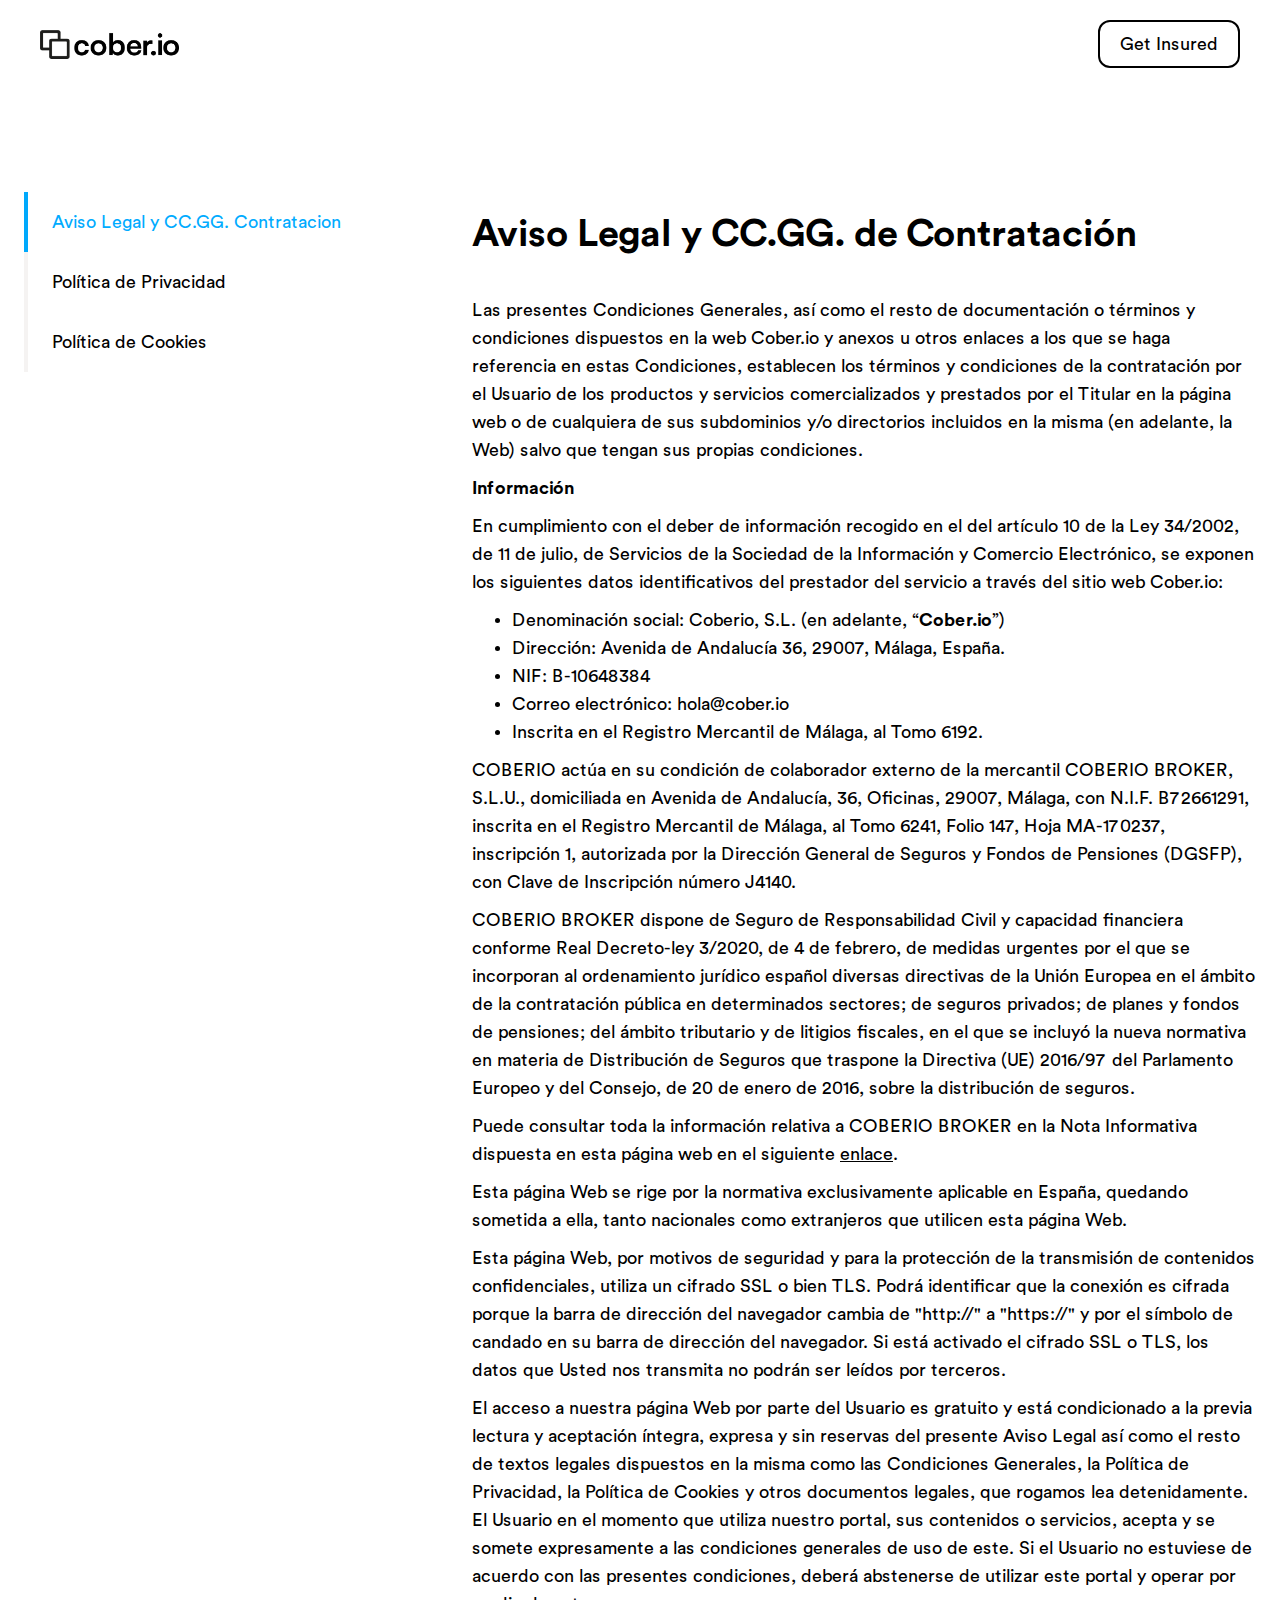
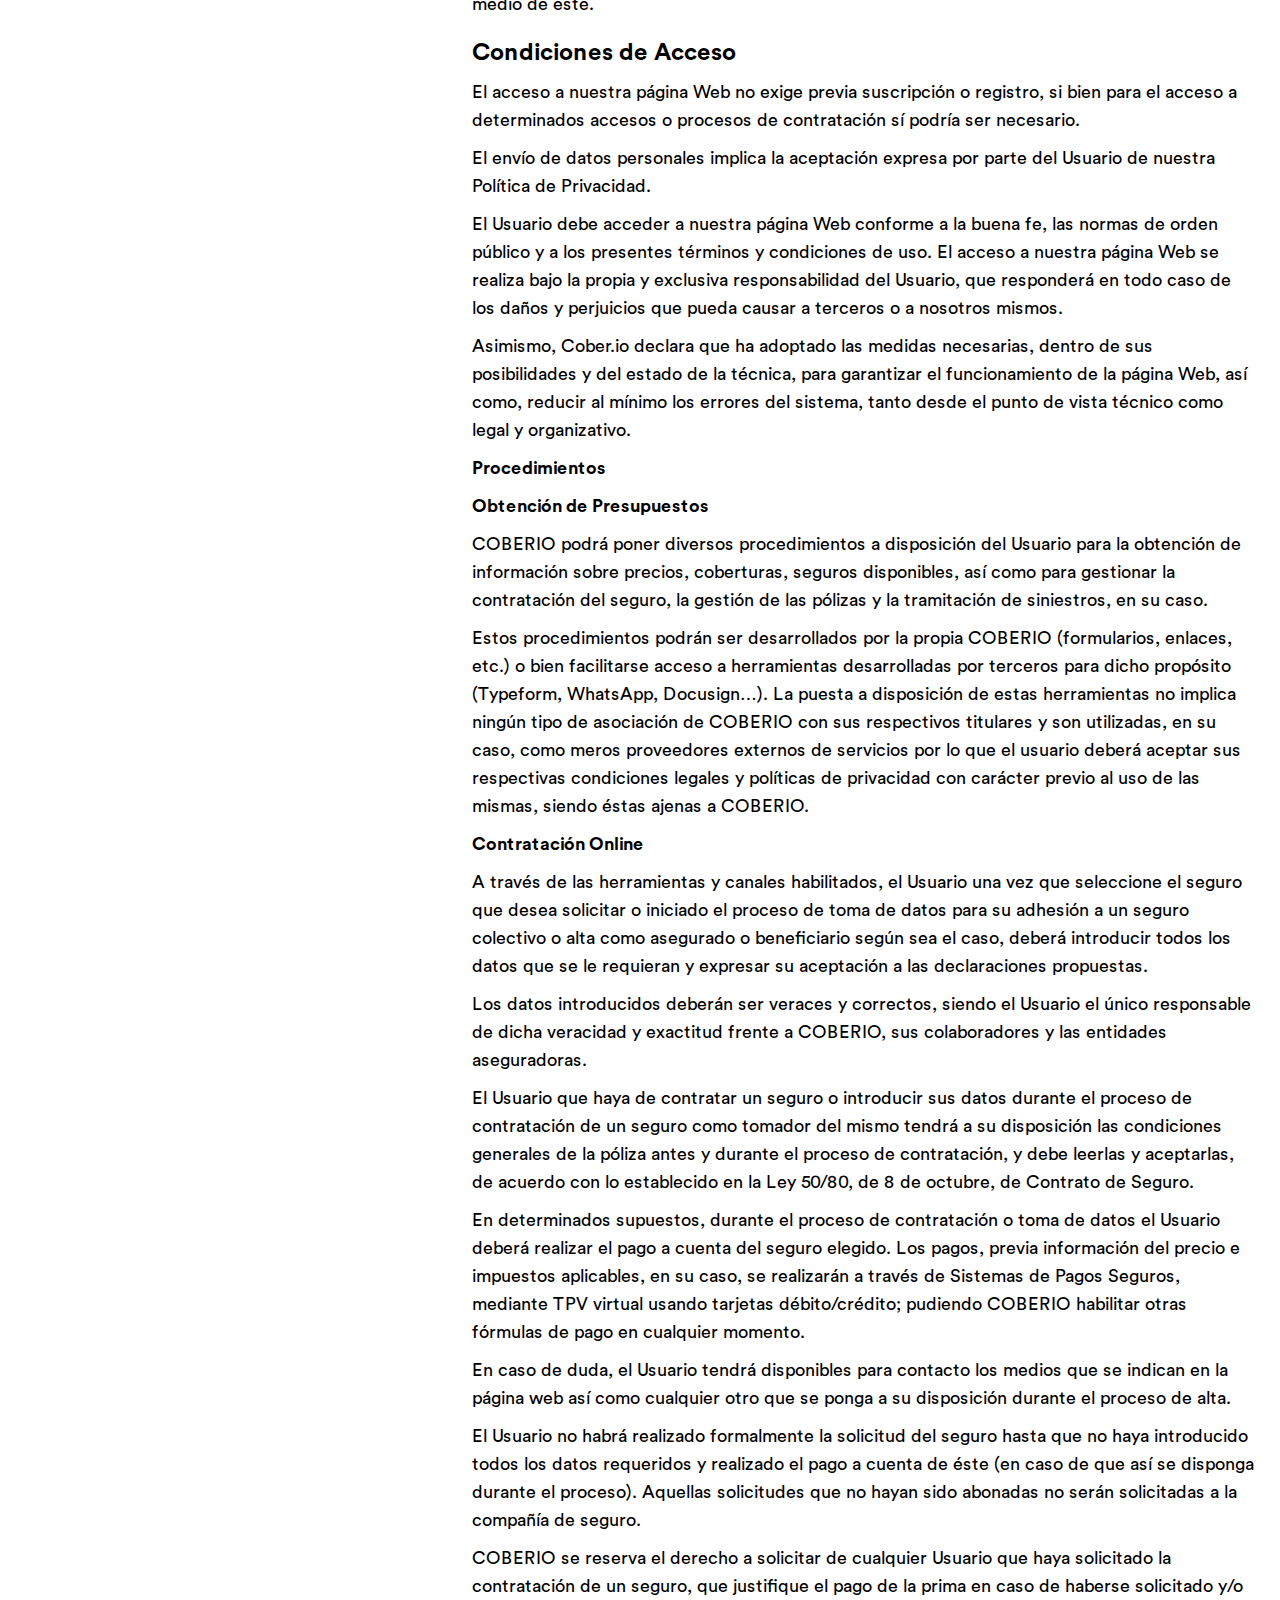
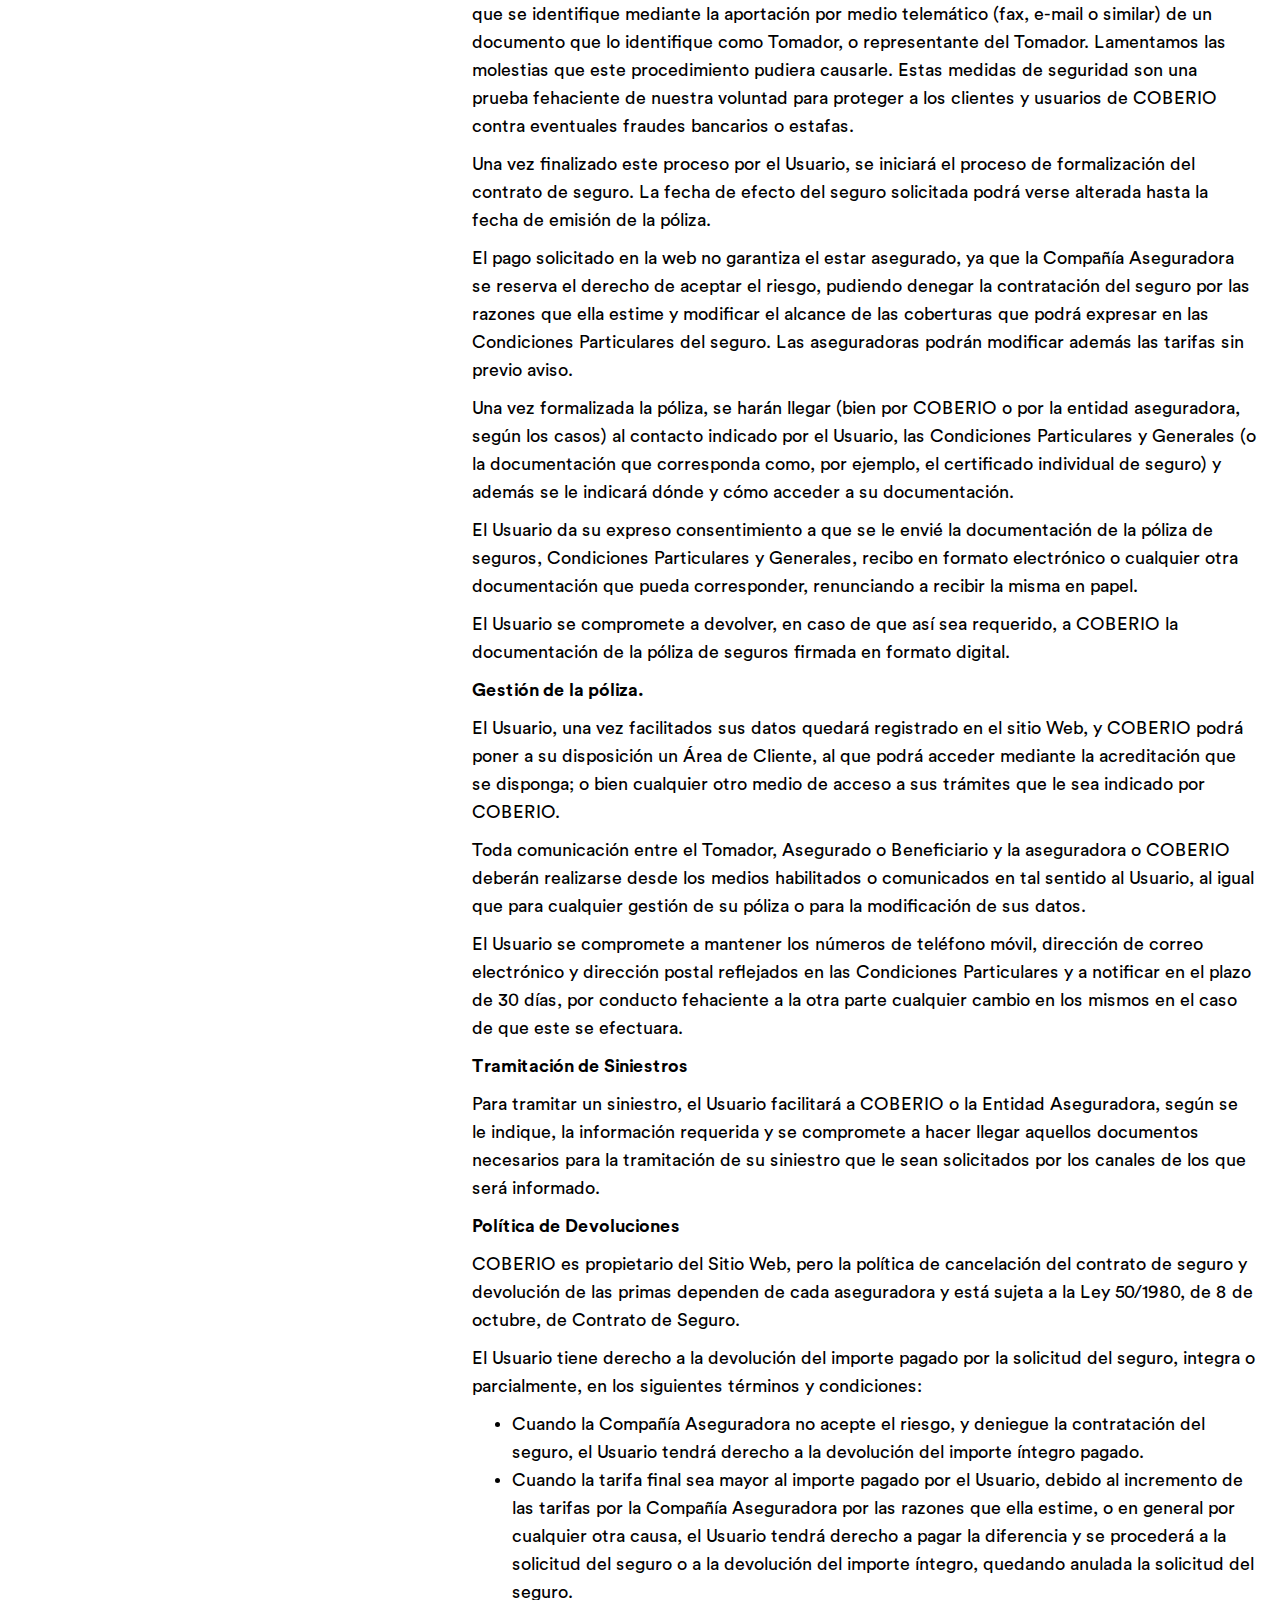
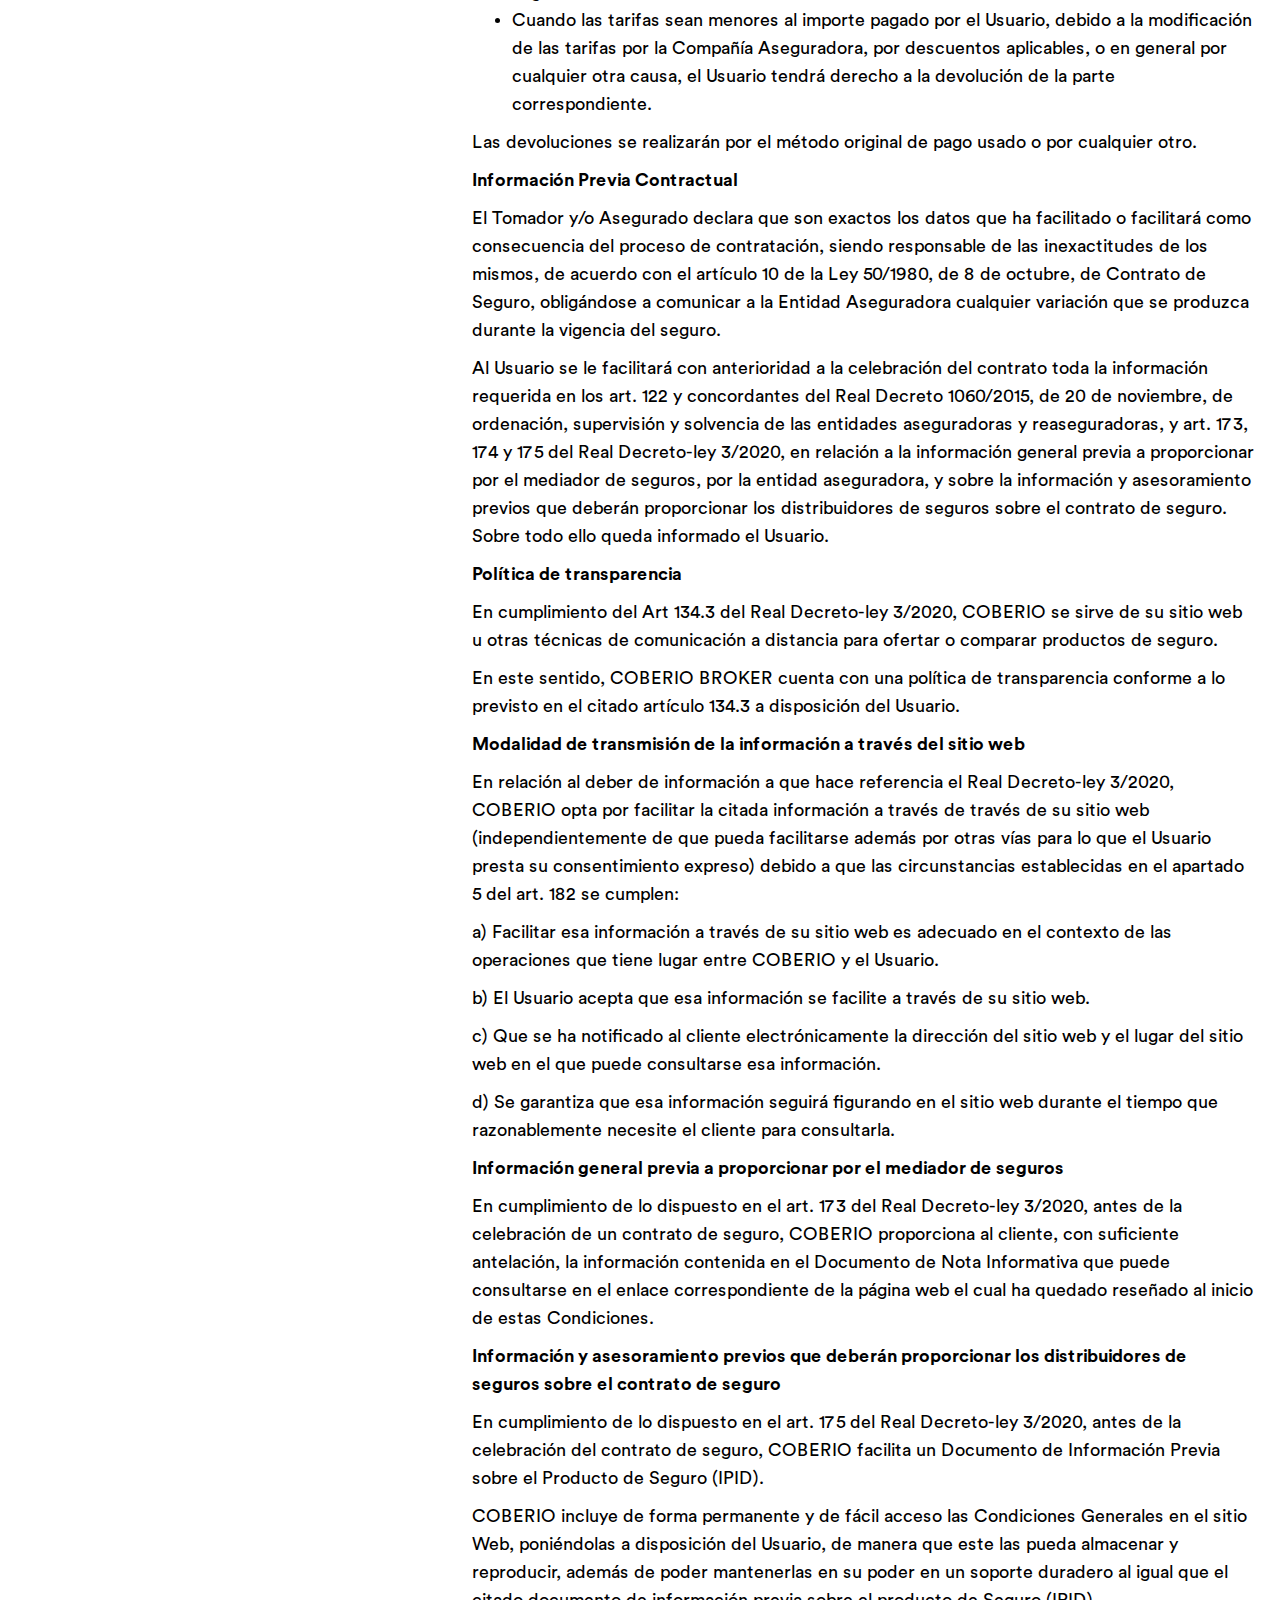
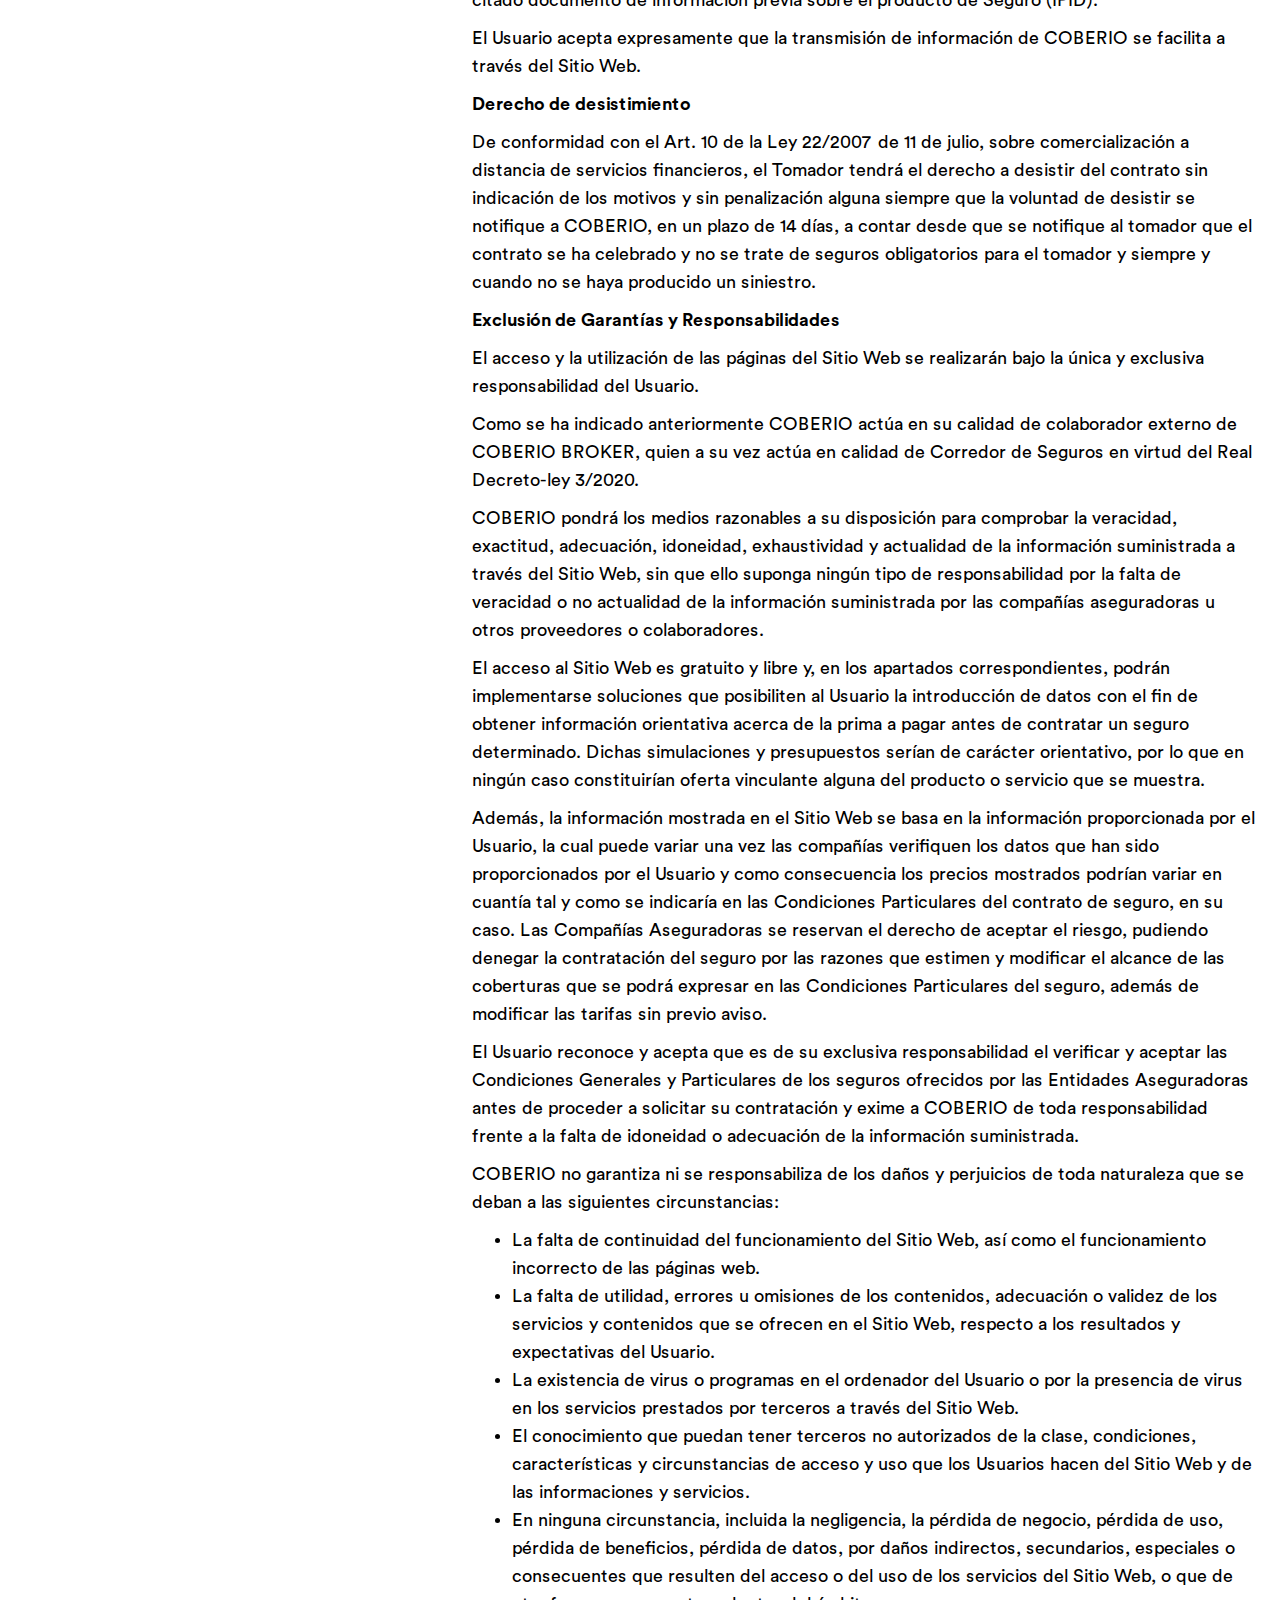
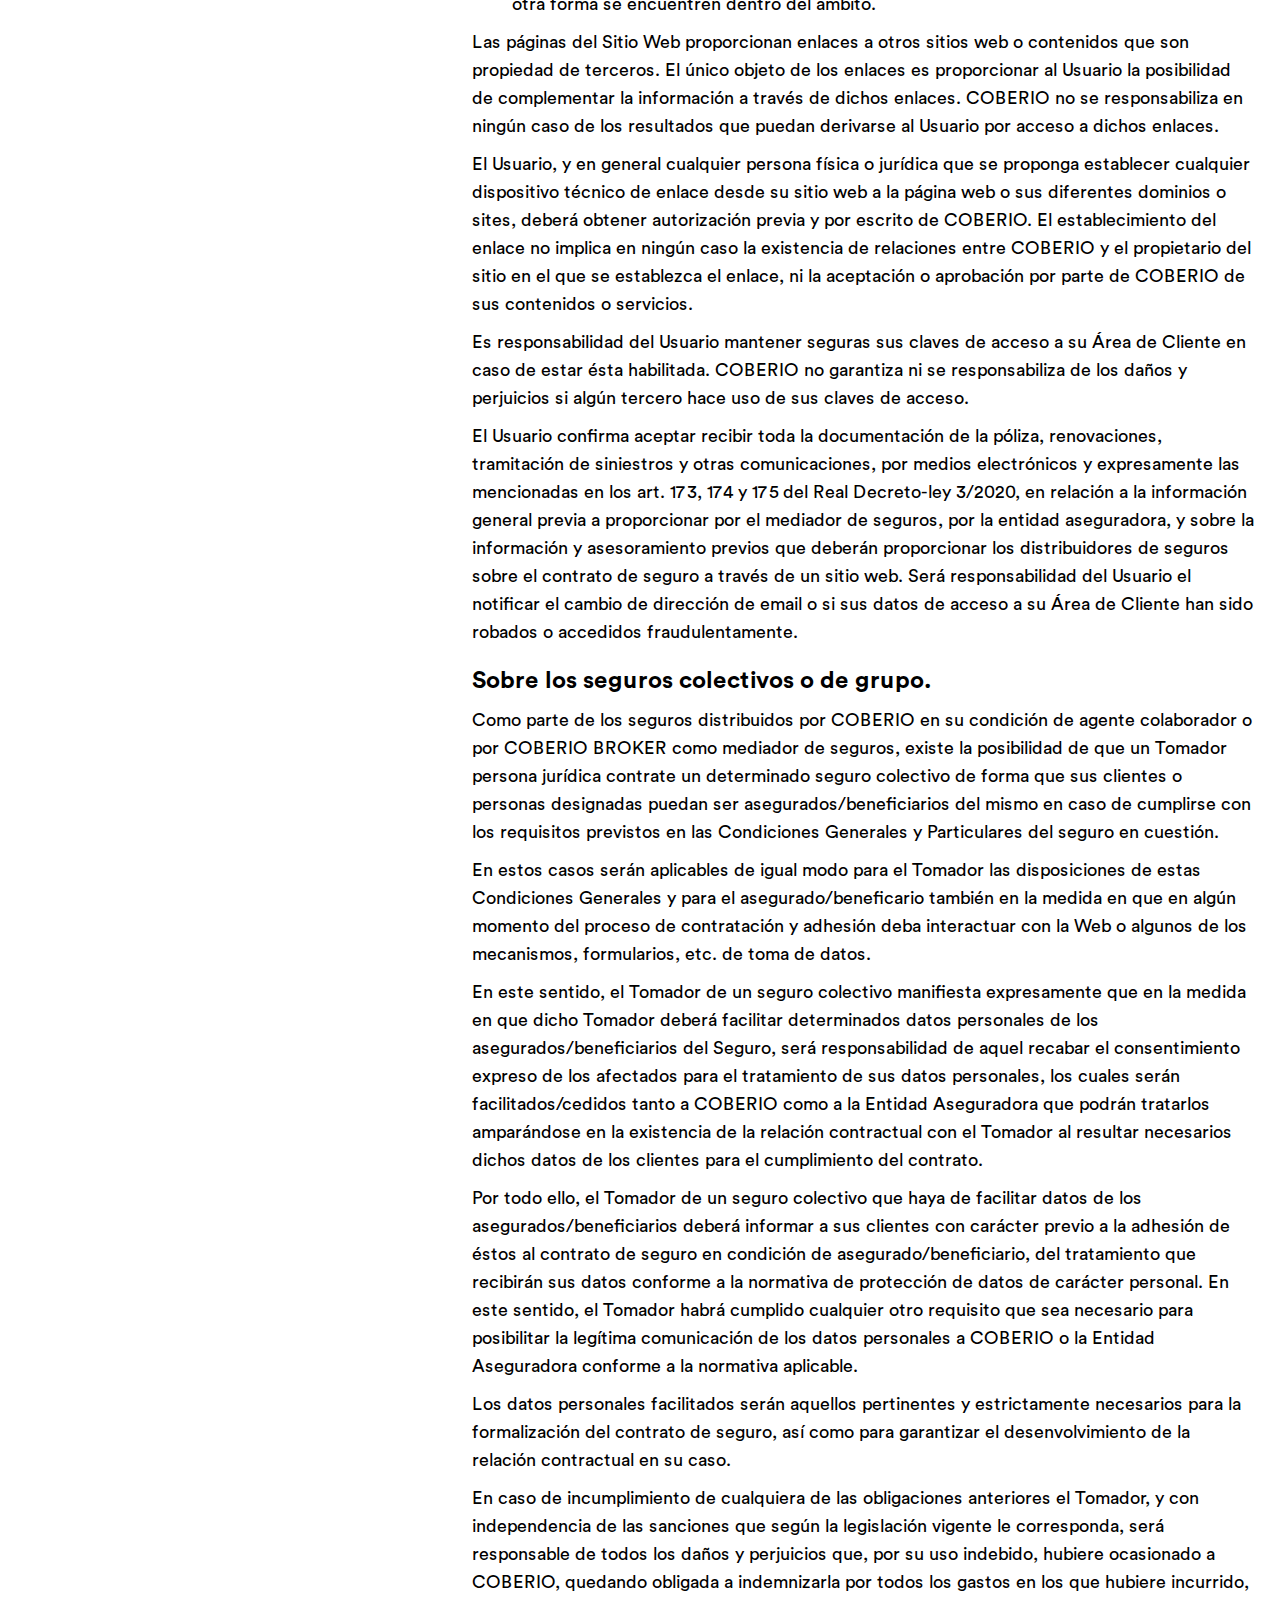
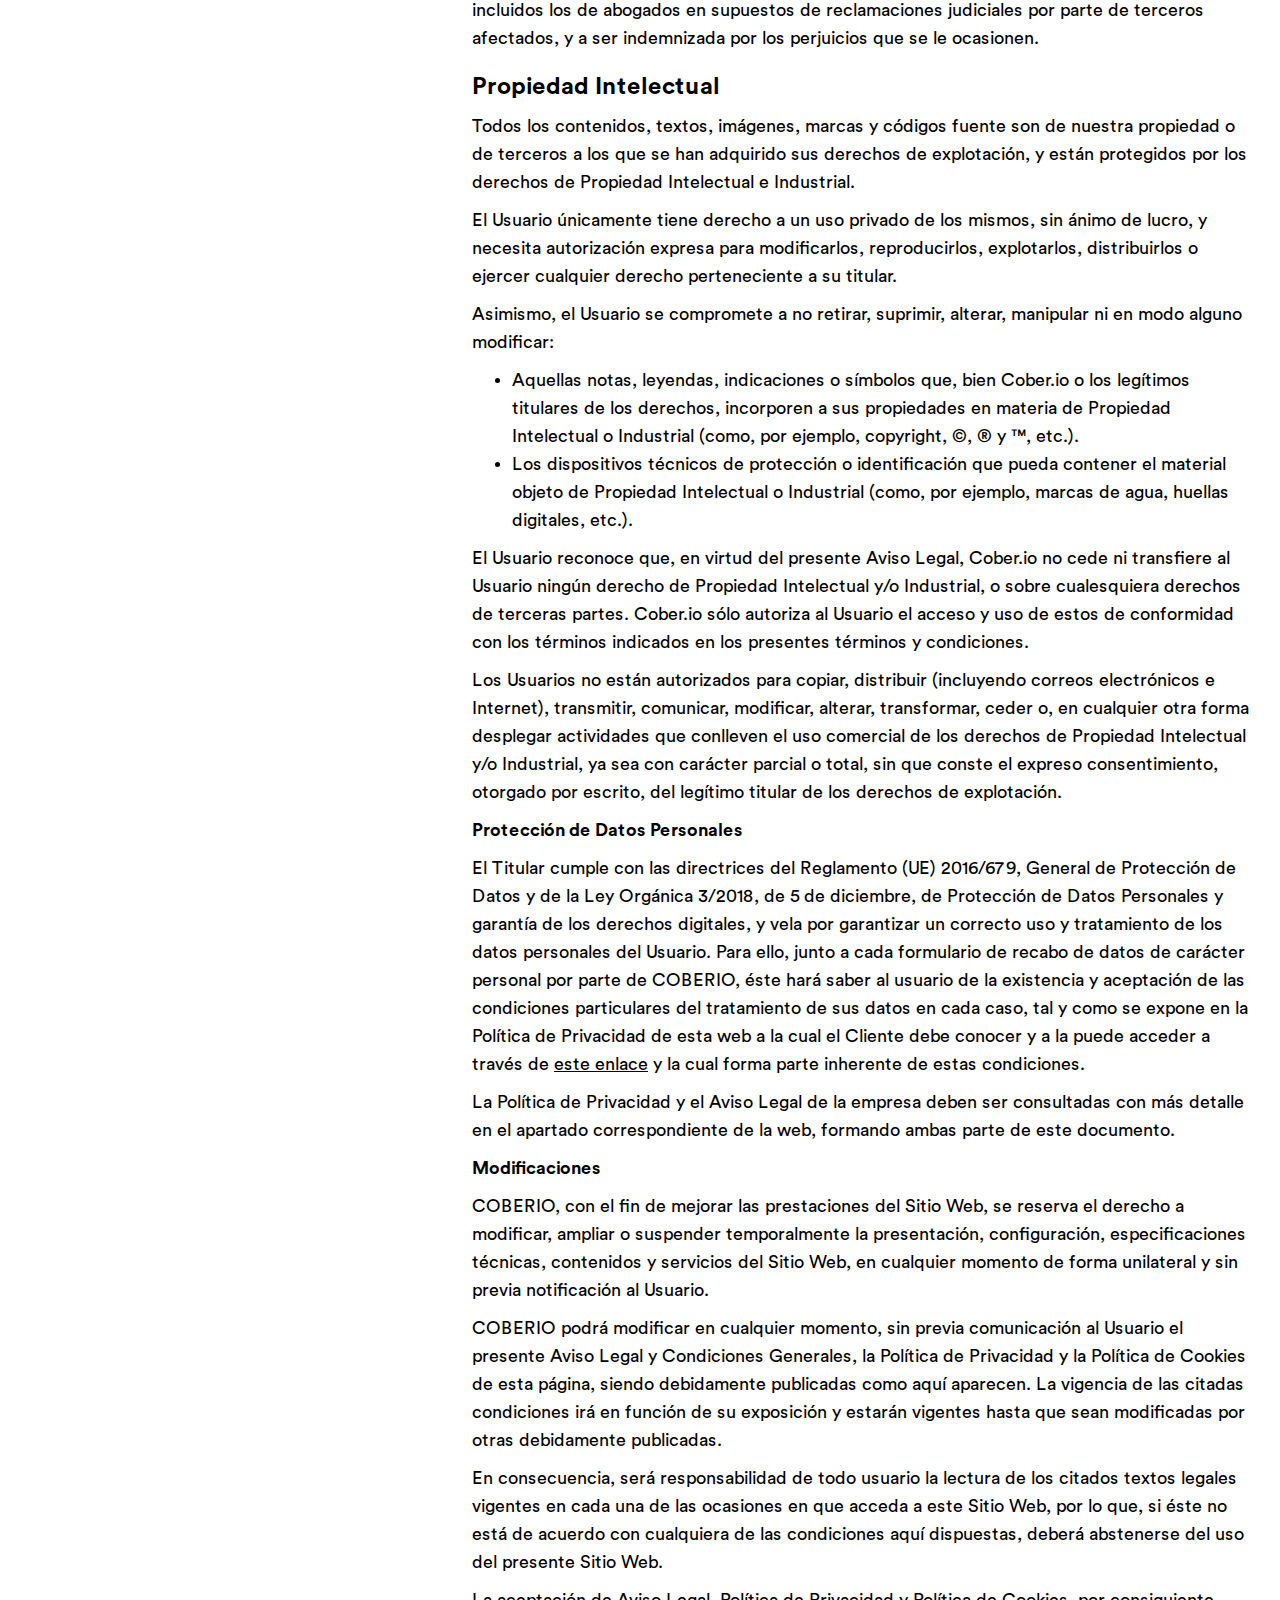
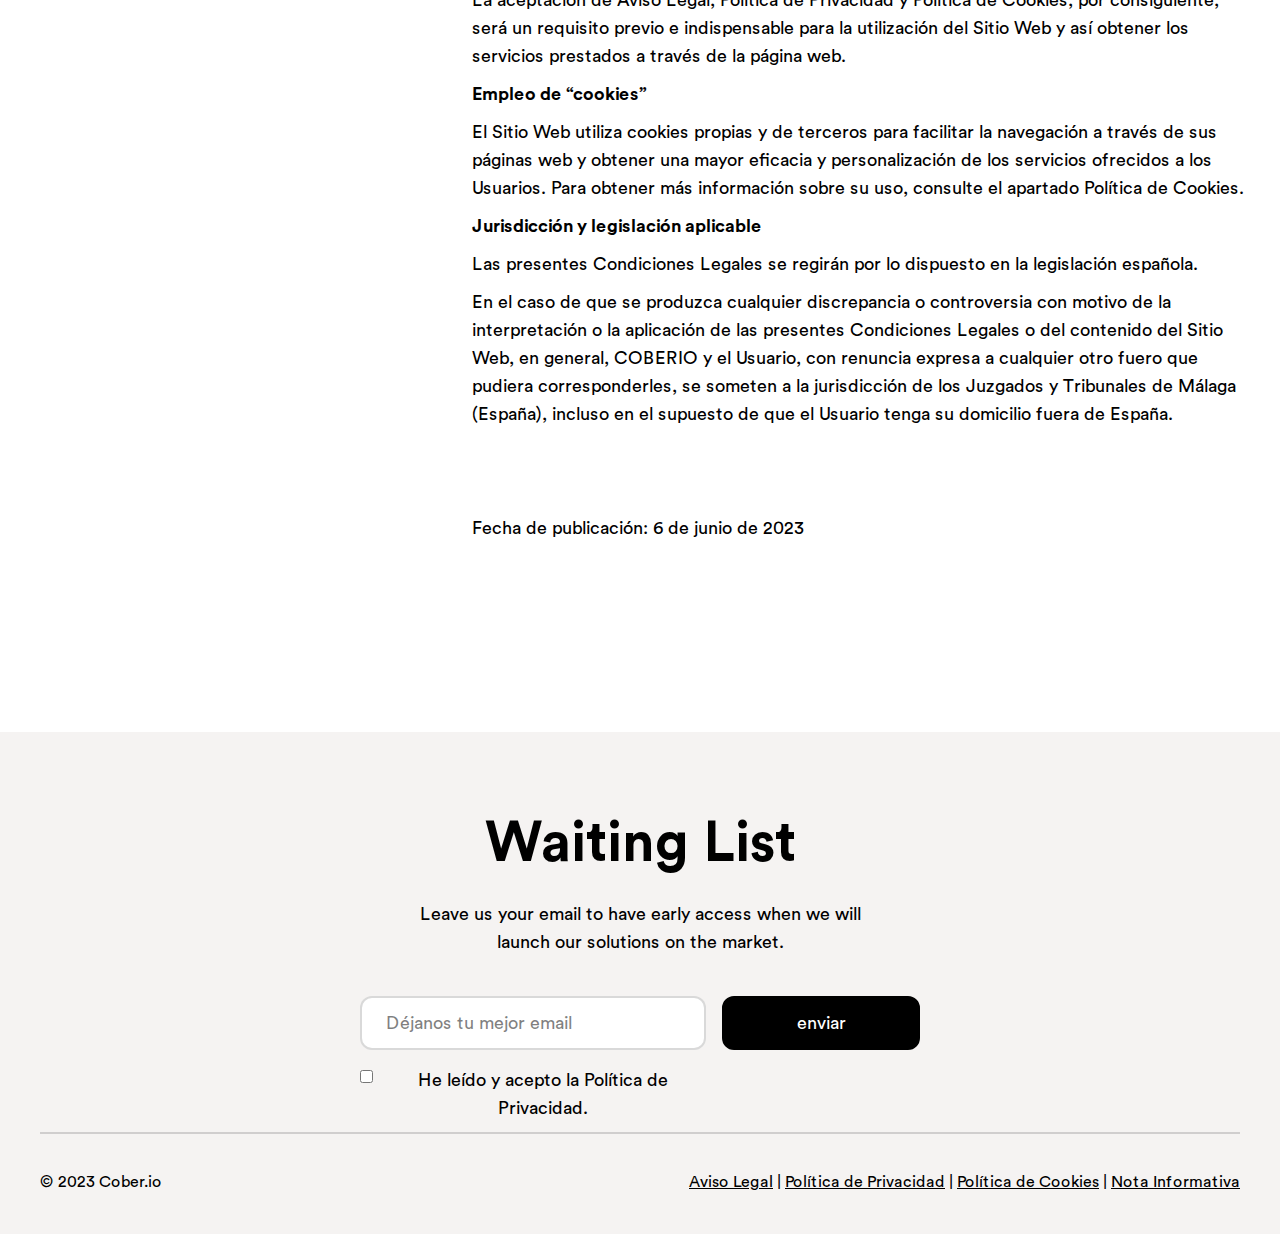
<file: legal/terms-of-service.html>
<!DOCTYPE html><!--  This site was created in Webflow. https://www.webflow.com  -->
<!--  Last Published: Mon Feb 19 2024 11:20:51 GMT+0000 (Coordinated Universal Time)  -->
<html data-wf-page="62557e881ab21f3c24a647e2" data-wf-site="62557e881ab21f75d7a647d8">
<head>
  <meta charset="utf-8">
  <title>Cober.io</title>
  <meta content="width=device-width, initial-scale=1" name="viewport">
  <meta content="Webflow" name="generator">
  <link href="../css/normalize.css" rel="stylesheet" type="text/css">
  <link href="../css/webflow.css" rel="stylesheet" type="text/css">
  <link href="../css/coberio.webflow.css" rel="stylesheet" type="text/css">
  <script type="text/javascript">!function(o,c){var n=c.documentElement,t=" w-mod-";n.className+=t+"js",("ontouchstart"in o||o.DocumentTouch&&c instanceof DocumentTouch)&&(n.className+=t+"touch")}(window,document);</script>
  <link href="../images/favicon.jpg" rel="shortcut icon" type="image/x-icon">
  <link href="../images/webclip.png" rel="apple-touch-icon">
  <script id="Cookiebot" src="https://consent.cookiebot.com/uc.js" data-cbid="80a685ac-01b9-4975-83cb-80440c8016b3" data-blockingmode="auto" type="text/javascript"></script>
  <!--  Facebook Pixel Code  -->
  <script>
!function(f,b,e,v,n,t,s)
{if(f.fbq)return;n=f.fbq=function(){n.callMethod?
n.callMethod.apply(n,arguments):n.queue.push(arguments)};
if(!f._fbq)f._fbq=n;n.push=n;n.loaded=!0;n.version='2.0';
n.queue=[];t=b.createElement(e);t.async=!0;
t.src=v;s=b.getElementsByTagName(e)[0];
s.parentNode.insertBefore(t,s)}(window, document,'script',
'https://connect.facebook.net/en_US/fbevents.js');
fbq('init', '400353564720457');
fbq('track', 'PageView');
</script>
  <noscript><img height="1" width="1" style="display:none" src="https://www.facebook.com/tr?id=400353564720457&ev=PageView&noscript=1"></noscript>
  <!--  End Facebook Pixel Code  -->
  <meta name="facebook-domain-verification" content="vvhlsl4x5p9chv6cbabn0jsnm4pxyt">
  <script defer="" data-domain="cober.io" src="https://plausible.io/js/plausible.js"></script>
</head>
<body>
  <div class="navbar">
    <div class="navbar_container">
      <a href="../index.html" class="w-inline-block"><img src="../images/black_1.png" loading="lazy" width="139" sizes="139px" alt="" srcset="../images/black_1-p-500.png 500w, ../images/black_1.png 818w" class="nav_logo"></a>
      <a href="https://app.cober.io" class="button nav hide-on-mobile w-button">Get Insured</a>
    </div>
  </div>
  <div class="container margin-l">
    <div class="w-layout-grid grid">
      <div class="tabs-wrapper">
        <a href="../legal/terms-of-service.html" data-w-id="20c1b01e-7284-8986-6214-da33a827c995" aria-current="page" class="tab-link w--current">Aviso Legal y CC.GG. Contratacion</a>
        <a href="../legal/privacy-policy.html" data-w-id="f668db2f-8dbf-e749-a0a0-a1d3c54b932c" class="tab-link">Política de Privacidad</a>
        <a href="../legal/cookie-policy.html" data-w-id="214bccdb-81a1-a7ed-dbc6-ddfa8a77edd8" class="tab-link">Política de Cookies</a>
      </div>
      <div class="legal-text-wrapper">
        <h1 class="margin-40">Aviso Legal y CC.GG. de Contratación</h1>
        <div class="w-richtext">
          <p>Las presentes Condiciones Generales, así como el resto de documentación o términos y condiciones dispuestos en la web Cober.io y anexos u otros enlaces a los que se haga referencia en estas Condiciones, establecen los términos y condiciones de la contratación por el Usuario de los productos y servicios comercializados y prestados por el Titular en la página web o de cualquiera de sus subdominios y/o directorios incluidos en la misma (en adelante, la Web) salvo que tengan sus propias condiciones.</p>
          <p><strong>Información</strong></p>
          <p>En cumplimiento con el deber de información recogido en el del artículo 10 de la Ley 34/2002, de 11 de julio, de Servicios de la Sociedad de la Información y Comercio Electrónico, se exponen los siguientes datos identificativos del prestador del servicio a través del sitio web Cober.io:</p>
          <ul role="list">
            <li>Denominación social: Coberio, S.L. (en adelante, “<strong>Cober.io</strong>”)</li>
            <li>Dirección: Avenida de Andalucía 36, 29007, Málaga, España.</li>
            <li>NIF: B-10648384</li>
            <li>Correo electrónico: hola@cober.io</li>
            <li>Inscrita en el Registro Mercantil de Málaga, al Tomo 6192.</li>
          </ul>
          <p>COBERIO actúa en su condición de colaborador externo de la mercantil COBERIO BROKER, S.L.U., domiciliada en Avenida de Andalucía, 36, Oficinas, 29007, Málaga, con N.I.F. B72661291, inscrita en el Registro Mercantil de Málaga, al Tomo 6241, Folio 147, Hoja MA-170237, inscripción 1, autorizada por la Dirección General de Seguros y Fondos de Pensiones (DGSFP), con Clave de Inscripción número J4140.</p>
          <p>COBERIO BROKER dispone de Seguro de Responsabilidad Civil y capacidad financiera conforme Real Decreto-ley 3/2020, de 4 de febrero, de medidas urgentes por el que se incorporan al ordenamiento jurídico español diversas directivas de la Unión Europea en el ámbito de la contratación pública en determinados sectores; de seguros privados; de planes y fondos de pensiones; del ámbito tributario y de litigios fiscales, en el que se incluyó la nueva normativa en materia de Distribución de Seguros que traspone la Directiva (UE) 2016/97 del Parlamento Europeo y del Consejo, de 20 de enero de 2016, sobre la distribución de seguros.</p>
          <p>Puede consultar toda la información relativa a COBERIO BROKER en la Nota Informativa dispuesta en esta página web en el siguiente <a href="https://www.cober.io/legal/nota-informativa">enlace</a>.</p>
          <p>Esta página Web se rige por la normativa exclusivamente aplicable en España, quedando sometida a ella, tanto nacionales como extranjeros que utilicen esta página Web.</p>
          <p>Esta página Web, por motivos de seguridad y para la protección de la transmisión de contenidos confidenciales, utiliza un cifrado SSL o bien TLS. Podrá identificar que la conexión es cifrada porque la barra de dirección del navegador cambia de &quot;http://&quot; a &quot;https://&quot; y por el símbolo de candado en su barra de dirección del navegador. Si está activado el cifrado SSL o TLS, los datos que Usted nos transmita no podrán ser leídos por terceros.</p>
          <p>El acceso a nuestra página Web por parte del Usuario es gratuito y está condicionado a la previa lectura y aceptación íntegra, expresa y sin reservas del presente Aviso Legal así como el resto de textos legales dispuestos en la misma como las Condiciones Generales, la Política de Privacidad, la Política de Cookies y otros documentos legales, que rogamos lea detenidamente. El Usuario en el momento que utiliza nuestro portal, sus contenidos o servicios, acepta y se somete expresamente a las condiciones generales de uso de este. Si el Usuario no estuviese de acuerdo con las presentes condiciones, deberá abstenerse de utilizar este portal y operar por medio de este.</p>
          <h3><strong>Condiciones de Acceso</strong></h3>
          <p>El acceso a nuestra página Web no exige previa suscripción o registro, si bien para el acceso a determinados accesos o procesos de contratación sí podría ser necesario.</p>
          <p>El envío de datos personales implica la aceptación expresa por parte del Usuario de nuestra Política de Privacidad.</p>
          <p>El Usuario debe acceder a nuestra página Web conforme a la buena fe, las normas de orden público y a los presentes términos y condiciones de uso. El acceso a nuestra página Web se realiza bajo la propia y exclusiva responsabilidad del Usuario, que responderá en todo caso de los daños y perjuicios que pueda causar a terceros o a nosotros mismos.</p>
          <p>Asimismo, Cober.io declara que ha adoptado las medidas necesarias, dentro de sus posibilidades y del estado de la técnica, para garantizar el funcionamiento de la página Web, así como, reducir al mínimo los errores del sistema, tanto desde el punto de vista técnico como legal y organizativo.</p>
          <p><strong>Procedimientos</strong></p>
          <p><strong>Obtención de Presupuestos</strong></p>
          <p>COBERIO podrá poner diversos procedimientos a disposición del Usuario para la obtención de información sobre precios, coberturas, seguros disponibles, así como para gestionar la contratación del seguro, la gestión de las pólizas y la tramitación de siniestros, en su caso.</p>
          <p>Estos procedimientos podrán ser desarrollados por la propia COBERIO (formularios, enlaces, etc.) o bien facilitarse acceso a herramientas desarrolladas por terceros para dicho propósito (Typeform, WhatsApp, Docusign…). La puesta a disposición de estas herramientas no implica ningún tipo de asociación de COBERIO con sus respectivos titulares y son utilizadas, en su caso, como meros proveedores externos de servicios por lo que el usuario deberá aceptar sus respectivas condiciones legales y políticas de privacidad con carácter previo al uso de las mismas, siendo éstas ajenas a COBERIO.</p>
          <p><strong>Contratación Online</strong></p>
          <p>A través de las herramientas y canales habilitados, el Usuario una vez que seleccione el seguro que desea solicitar o iniciado el proceso de toma de datos para su adhesión a un seguro colectivo o alta como asegurado o beneficiario según sea el caso, deberá introducir todos los datos que se le requieran y expresar su aceptación a las declaraciones propuestas.</p>
          <p>Los datos introducidos deberán ser veraces y correctos, siendo el Usuario el único responsable de dicha veracidad y exactitud frente a COBERIO, sus colaboradores y las entidades aseguradoras.</p>
          <p>El Usuario que haya de contratar un seguro o introducir sus datos durante el proceso de contratación de un seguro como tomador del mismo tendrá a su disposición las condiciones generales de la póliza antes y durante el proceso de contratación, y debe leerlas y aceptarlas, de acuerdo con lo establecido en la Ley 50/80, de 8 de octubre, de Contrato de Seguro.</p>
          <p>En determinados supuestos, durante el proceso de contratación o toma de datos el Usuario deberá realizar el pago a cuenta del seguro elegido. Los pagos, previa información del precio e impuestos aplicables, en su caso, se realizarán a través de Sistemas de Pagos Seguros, mediante TPV virtual usando tarjetas débito/crédito; pudiendo COBERIO habilitar otras fórmulas de pago en cualquier momento.</p>
          <p>En caso de duda, el Usuario tendrá disponibles para contacto los medios que se indican en la página web así como cualquier otro que se ponga a su disposición durante el proceso de alta.</p>
          <p>El Usuario no habrá realizado formalmente la solicitud del seguro hasta que no haya introducido todos los datos requeridos y realizado el pago a cuenta de éste (en caso de que así se disponga durante el proceso). Aquellas solicitudes que no hayan sido abonadas no serán solicitadas a la compañía de seguro.</p>
          <p>COBERIO se reserva el derecho a solicitar de cualquier Usuario que haya solicitado la contratación de un seguro, que justifique el pago de la prima en caso de haberse solicitado y/o que se identifique mediante la aportación por medio telemático (fax, e-mail o similar) de un documento que lo identifique como Tomador, o representante del Tomador. Lamentamos las molestias que este procedimiento pudiera causarle. Estas medidas de seguridad son una prueba fehaciente de nuestra voluntad para proteger a los clientes y usuarios de COBERIO contra eventuales fraudes bancarios o estafas.</p>
          <p>Una vez finalizado este proceso por el Usuario, se iniciará el proceso de formalización del contrato de seguro. La fecha de efecto del seguro solicitada podrá verse alterada hasta la fecha de emisión de la póliza.</p>
          <p>El pago solicitado en la web no garantiza el estar asegurado, ya que la Compañía Aseguradora se reserva el derecho de aceptar el riesgo, pudiendo denegar la contratación del seguro por las razones que ella estime y modificar el alcance de las coberturas que podrá expresar en las Condiciones Particulares del seguro. Las aseguradoras podrán modificar además las tarifas sin previo aviso.</p>
          <p>Una vez formalizada la póliza, se harán llegar (bien por COBERIO o por la entidad aseguradora, según los casos) al contacto indicado por el Usuario, las Condiciones Particulares y Generales (o la documentación que corresponda como, por ejemplo, el certificado individual de seguro) y además se le indicará dónde y cómo acceder a su documentación.</p>
          <p>El Usuario da su expreso consentimiento a que se le envié la documentación de la póliza de seguros, Condiciones Particulares y Generales, recibo en formato electrónico o cualquier otra documentación que pueda corresponder, renunciando a recibir la misma en papel.</p>
          <p>El Usuario se compromete a devolver, en caso de que así sea requerido, a COBERIO la documentación de la póliza de seguros firmada en formato digital.</p>
          <p><strong>Gestión de la póliza.</strong></p>
          <p>El Usuario, una vez facilitados sus datos quedará registrado en el sitio Web, y COBERIO podrá poner a su disposición un Área de Cliente, al que podrá acceder mediante la acreditación que se disponga; o bien cualquier otro medio de acceso a sus trámites que le sea indicado por COBERIO.</p>
          <p>Toda comunicación entre el Tomador, Asegurado o Beneficiario y la aseguradora o COBERIO deberán realizarse desde los medios habilitados o comunicados en tal sentido al Usuario, al igual que para cualquier gestión de su póliza o para la modificación de sus datos.</p>
          <p>El Usuario se compromete a mantener los números de teléfono móvil, dirección de correo electrónico y dirección postal reflejados en las Condiciones Particulares y a notificar en el plazo de 30 días, por conducto fehaciente a la otra parte cualquier cambio en los mismos en el caso de que este se efectuara.</p>
          <p><strong>Tramitación de Siniestros</strong></p>
          <p>Para tramitar un siniestro, el Usuario facilitará a COBERIO o la Entidad Aseguradora, según se le indique, la información requerida y se compromete a hacer llegar aquellos documentos necesarios para la tramitación de su siniestro que le sean solicitados por los canales de los que será informado.</p>
          <p><strong>Política de Devoluciones</strong></p>
          <p>COBERIO es propietario del Sitio Web, pero la política de cancelación del contrato de seguro y devolución de las primas dependen de cada aseguradora y está sujeta a la Ley 50/1980, de 8 de octubre, de Contrato de Seguro.</p>
          <p>El Usuario tiene derecho a la devolución del importe pagado por la solicitud del seguro, integra o parcialmente, en los siguientes términos y condiciones:</p>
          <ul role="list">
            <li>Cuando la Compañía Aseguradora no acepte el riesgo, y deniegue la contratación del seguro, el Usuario tendrá derecho a la devolución del importe íntegro pagado.</li>
            <li>Cuando la tarifa final sea mayor al importe pagado por el Usuario, debido al incremento de las tarifas por la Compañía Aseguradora por las razones que ella estime, o en general por cualquier otra causa, el Usuario tendrá derecho a pagar la diferencia y se procederá a la solicitud del seguro o a la devolución del importe íntegro, quedando anulada la solicitud del seguro.</li>
            <li>Cuando las tarifas sean menores al importe pagado por el Usuario, debido a la modificación de las tarifas por la Compañía Aseguradora, por descuentos aplicables, o en general por cualquier otra causa, el Usuario tendrá derecho a la devolución de la parte correspondiente.</li>
          </ul>
          <p>Las devoluciones se realizarán por el método original de pago usado o por cualquier otro.</p>
          <p><strong>Información Previa Contractual</strong></p>
          <p>El Tomador y/o Asegurado declara que son exactos los datos que ha facilitado o facilitará como consecuencia del proceso de contratación, siendo responsable de las inexactitudes de los mismos, de acuerdo con el artículo 10 de la Ley 50/1980, de 8 de octubre, de Contrato de Seguro, obligándose a comunicar a la Entidad Aseguradora cualquier variación que se produzca durante la vigencia del seguro.</p>
          <p>Al Usuario se le facilitará con anterioridad a la celebración del contrato toda la información requerida en los art. 122 y concordantes del Real Decreto 1060/2015, de 20 de noviembre, de ordenación, supervisión y solvencia de las entidades aseguradoras y reaseguradoras, y art. 173, 174 y 175 del Real Decreto-ley 3/2020, en relación a la información general previa a proporcionar por el mediador de seguros, por la entidad aseguradora, y sobre la información y asesoramiento previos que deberán proporcionar los distribuidores de seguros sobre el contrato de seguro. Sobre todo ello queda informado el Usuario.</p>
          <p><strong>Política de transparencia</strong></p>
          <p>En cumplimiento del Art 134.3 del Real Decreto-ley 3/2020, COBERIO se sirve de su sitio web u otras técnicas de comunicación a distancia para ofertar o comparar productos de seguro.</p>
          <p>En este sentido, COBERIO BROKER cuenta con una política de transparencia conforme a lo previsto en el citado artículo 134.3 a disposición del Usuario.</p>
          <p><strong>Modalidad de transmisión de la información a través del sitio web</strong></p>
          <p>En relación al deber de información a que hace referencia el Real Decreto-ley 3/2020, COBERIO opta por facilitar la citada información a través de través de su sitio web (independientemente de que pueda facilitarse además por otras vías para lo que el Usuario presta su consentimiento expreso) debido a que las circunstancias establecidas en el apartado 5 del art. 182 se cumplen:</p>
          <p>a) Facilitar esa información a través de su sitio web es adecuado en el contexto de las operaciones que tiene lugar entre COBERIO y el Usuario.</p>
          <p>b) El Usuario acepta que esa información se facilite a través de su sitio web.</p>
          <p>c) Que se ha notificado al cliente electrónicamente la dirección del sitio web y el lugar del sitio web en el que puede consultarse esa información.</p>
          <p>d) Se garantiza que esa información seguirá figurando en el sitio web durante el tiempo que razonablemente necesite el cliente para consultarla.</p>
          <p><strong>Información general previa a proporcionar por el mediador de seguros</strong></p>
          <p>En cumplimiento de lo dispuesto en el art. 173 del Real Decreto-ley 3/2020, antes de la celebración de un contrato de seguro, COBERIO proporciona al cliente, con suficiente antelación, la información contenida en el Documento de Nota Informativa que puede consultarse en el enlace correspondiente de la página web el cual ha quedado reseñado al inicio de estas Condiciones.</p>
          <p><strong>Información y asesoramiento previos que deberán proporcionar los distribuidores de seguros sobre el contrato de seguro</strong></p>
          <p>En cumplimiento de lo dispuesto en el art. 175 del Real Decreto-ley 3/2020, antes de la celebración del contrato de seguro, COBERIO facilita un Documento de Información Previa sobre el Producto de Seguro (IPID).</p>
          <p>COBERIO incluye de forma permanente y de fácil acceso las Condiciones Generales en el sitio Web, poniéndolas a disposición del Usuario, de manera que este las pueda almacenar y reproducir, además de poder mantenerlas en su poder en un soporte duradero al igual que el citado documento de información previa sobre el producto de Seguro (IPID).</p>
          <p>El Usuario acepta expresamente que la transmisión de información de COBERIO se facilita a través del Sitio Web.</p>
          <p><strong>Derecho de desistimiento</strong></p>
          <p>De conformidad con el Art. 10 de la Ley 22/2007 de 11 de julio, sobre comercialización a distancia de servicios financieros, el Tomador tendrá el derecho a desistir del contrato sin indicación de los motivos y sin penalización alguna siempre que la voluntad de desistir se notifique a COBERIO, en un plazo de 14 días, a contar desde que se notifique al tomador que el contrato se ha celebrado y no se trate de seguros obligatorios para el tomador y siempre y cuando no se haya producido un siniestro.</p>
          <p><strong>Exclusión de Garantías y Responsabilidades</strong></p>
          <p>El acceso y la utilización de las páginas del Sitio Web se realizarán bajo la única y exclusiva responsabilidad del Usuario.</p>
          <p>Como se ha indicado anteriormente COBERIO actúa en su calidad de colaborador externo de COBERIO BROKER, quien a su vez actúa en calidad de Corredor de Seguros en virtud del Real Decreto-ley 3/2020.</p>
          <p>COBERIO pondrá los medios razonables a su disposición para comprobar la veracidad, exactitud, adecuación, idoneidad, exhaustividad y actualidad de la información suministrada a través del Sitio Web, sin que ello suponga ningún tipo de responsabilidad por la falta de veracidad o no actualidad de la información suministrada por las compañías aseguradoras u otros proveedores o colaboradores.</p>
          <p>El acceso al Sitio Web es gratuito y libre y, en los apartados correspondientes, podrán implementarse soluciones que posibiliten al Usuario la introducción de datos con el fin de obtener información orientativa acerca de la prima a pagar antes de contratar un seguro determinado. Dichas simulaciones y presupuestos serían de carácter orientativo, por lo que en ningún caso constituirían oferta vinculante alguna del producto o servicio que se muestra.</p>
          <p>Además, la información mostrada en el Sitio Web se basa en la información proporcionada por el Usuario, la cual puede variar una vez las compañías verifiquen los datos que han sido proporcionados por el Usuario y como consecuencia los precios mostrados podrían variar en cuantía tal y como se indicaría en las Condiciones Particulares del contrato de seguro, en su caso. Las Compañías Aseguradoras se reservan el derecho de aceptar el riesgo, pudiendo denegar la contratación del seguro por las razones que estimen y modificar el alcance de las coberturas que se podrá expresar en las Condiciones Particulares del seguro, además de modificar las tarifas sin previo aviso.</p>
          <p>El Usuario reconoce y acepta que es de su exclusiva responsabilidad el verificar y aceptar las Condiciones Generales y Particulares de los seguros ofrecidos por las Entidades Aseguradoras antes de proceder a solicitar su contratación y exime a COBERIO de toda responsabilidad frente a la falta de idoneidad o adecuación de la información suministrada.</p>
          <p>COBERIO no garantiza ni se responsabiliza de los daños y perjuicios de toda naturaleza que se deban a las siguientes circunstancias:</p>
          <ul role="list">
            <li>La falta de continuidad del funcionamiento del Sitio Web, así como el funcionamiento incorrecto de las páginas web.</li>
            <li>La falta de utilidad, errores u omisiones de los contenidos, adecuación o validez de los servicios y contenidos que se ofrecen en el Sitio Web, respecto a los resultados y expectativas del Usuario.</li>
            <li>La existencia de virus o programas en el ordenador del Usuario o por la presencia de virus en los servicios prestados por terceros a través del Sitio Web.</li>
            <li>El conocimiento que puedan tener terceros no autorizados de la clase, condiciones, características y circunstancias de acceso y uso que los Usuarios hacen del Sitio Web y de las informaciones y servicios.</li>
            <li>En ninguna circunstancia, incluida la negligencia, la pérdida de negocio, pérdida de uso, pérdida de beneficios, pérdida de datos, por daños indirectos, secundarios, especiales o consecuentes que resulten del acceso o del uso de los servicios del Sitio Web, o que de otra forma se encuentren dentro del ámbito.</li>
          </ul>
          <p>Las páginas del Sitio Web proporcionan enlaces a otros sitios web o contenidos que son propiedad de terceros. El único objeto de los enlaces es proporcionar al Usuario la posibilidad de complementar la información a través de dichos enlaces. COBERIO no se responsabiliza en ningún caso de los resultados que puedan derivarse al Usuario por acceso a dichos enlaces.</p>
          <p>El Usuario, y en general cualquier persona física o jurídica que se proponga establecer cualquier dispositivo técnico de enlace desde su sitio web a la página web o sus diferentes dominios o sites, deberá obtener autorización previa y por escrito de COBERIO. El establecimiento del enlace no implica en ningún caso la existencia de relaciones entre COBERIO y el propietario del sitio en el que se establezca el enlace, ni la aceptación o aprobación por parte de COBERIO de sus contenidos o servicios.</p>
          <p>Es responsabilidad del Usuario mantener seguras sus claves de acceso a su Área de Cliente en caso de estar ésta habilitada. COBERIO no garantiza ni se responsabiliza de los daños y perjuicios si algún tercero hace uso de sus claves de acceso.</p>
          <p>El Usuario confirma aceptar recibir toda la documentación de la póliza, renovaciones, tramitación de siniestros y otras comunicaciones, por medios electrónicos y expresamente las mencionadas en los art. 173, 174 y 175 del Real Decreto-ley 3/2020, en relación a la información general previa a proporcionar por el mediador de seguros, por la entidad aseguradora, y sobre la información y asesoramiento previos que deberán proporcionar los distribuidores de seguros sobre el contrato de seguro a través de un sitio web. Será responsabilidad del Usuario el notificar el cambio de dirección de email o si sus datos de acceso a su Área de Cliente han sido robados o accedidos fraudulentamente.</p>
          <h3><strong>Sobre los seguros colectivos o de grupo.</strong></h3>
          <p>Como parte de los seguros distribuidos por COBERIO en su condición de agente colaborador o por COBERIO BROKER como mediador de seguros, existe la posibilidad de que un Tomador persona jurídica contrate un determinado seguro colectivo de forma que sus clientes o personas designadas puedan ser asegurados/beneficiarios del mismo en caso de cumplirse con los requisitos previstos en las Condiciones Generales y Particulares del seguro en cuestión.</p>
          <p>En estos casos serán aplicables de igual modo para el Tomador las disposiciones de estas Condiciones Generales y para el asegurado/beneficario también en la medida en que en algún momento del proceso de contratación y adhesión deba interactuar con la Web o algunos de los mecanismos, formularios, etc. de toma de datos.</p>
          <p>En este sentido, el Tomador de un seguro colectivo manifiesta expresamente que en la medida en que dicho Tomador deberá facilitar determinados datos personales de los asegurados/beneficiarios del Seguro, será responsabilidad de aquel recabar el consentimiento expreso de los afectados para el tratamiento de sus datos personales, los cuales serán facilitados/cedidos tanto a COBERIO como a la Entidad Aseguradora que podrán tratarlos amparándose en la existencia de la relación contractual con el Tomador al resultar necesarios dichos datos de los clientes para el cumplimiento del contrato.</p>
          <p>Por todo ello, el Tomador de un seguro colectivo que haya de facilitar datos de los asegurados/beneficiarios deberá informar a sus clientes con carácter previo a la adhesión de éstos al contrato de seguro en condición de asegurado/beneficiario, del tratamiento que recibirán sus datos conforme a la normativa de protección de datos de carácter personal. En este sentido, el Tomador habrá cumplido cualquier otro requisito que sea necesario para posibilitar la legítima comunicación de los datos personales a COBERIO o la Entidad Aseguradora conforme a la normativa aplicable.</p>
          <p>Los datos personales facilitados serán aquellos pertinentes y estrictamente necesarios para la formalización del contrato de seguro, así como para garantizar el desenvolvimiento de la relación contractual en su caso.</p>
          <p>En caso de incumplimiento de cualquiera de las obligaciones anteriores el Tomador, y con independencia de las sanciones que según la legislación vigente le corresponda, será responsable de todos los daños y perjuicios que, por su uso indebido, hubiere ocasionado a COBERIO, quedando obligada a indemnizarla por todos los gastos en los que hubiere incurrido, incluidos los de abogados en supuestos de reclamaciones judiciales por parte de terceros afectados, y a ser indemnizada por los perjuicios que se le ocasionen.</p>
          <h3><strong>Propiedad Intelectual</strong></h3>
          <p>Todos los contenidos, textos, imágenes, marcas y códigos fuente son de nuestra propiedad o de terceros a los que se han adquirido sus derechos de explotación, y están protegidos por los derechos de Propiedad Intelectual e Industrial.</p>
          <p>El Usuario únicamente tiene derecho a un uso privado de los mismos, sin ánimo de lucro, y necesita autorización expresa para modificarlos, reproducirlos, explotarlos, distribuirlos o ejercer cualquier derecho perteneciente a su titular.</p>
          <p>Asimismo, el Usuario se compromete a no retirar, suprimir, alterar, manipular ni en modo alguno modificar:</p>
          <ul role="list">
            <li>Aquellas notas, leyendas, indicaciones o símbolos que, bien Cober.io o los legítimos titulares de los derechos, incorporen a sus propiedades en materia de Propiedad Intelectual o Industrial (como, por ejemplo, copyright, ©, ® y ™, etc.).</li>
            <li>Los dispositivos técnicos de protección o identificación que pueda contener el material objeto de Propiedad Intelectual o Industrial (como, por ejemplo, marcas de agua, huellas digitales, etc.).</li>
          </ul>
          <p>El Usuario reconoce que, en virtud del presente Aviso Legal, Cober.io no cede ni transfiere al Usuario ningún derecho de Propiedad Intelectual y/o Industrial, o sobre cualesquiera derechos de terceras partes. Cober.io sólo autoriza al Usuario el acceso y uso de estos de conformidad con los términos indicados en los presentes términos y condiciones.</p>
          <p>Los Usuarios no están autorizados para copiar, distribuir (incluyendo correos electrónicos e Internet), transmitir, comunicar, modificar, alterar, transformar, ceder o, en cualquier otra forma desplegar actividades que conlleven el uso comercial de los derechos de Propiedad Intelectual y/o Industrial, ya sea con carácter parcial o total, sin que conste el expreso consentimiento, otorgado por escrito, del legítimo titular de los derechos de explotación.</p>
          <p><strong>Protección de Datos Personales</strong></p>
          <p>El Titular cumple con las directrices del Reglamento (UE) 2016/679, General de Protección de Datos y de la Ley Orgánica 3/2018, de 5 de diciembre, de Protección de Datos Personales y garantía de los derechos digitales, y vela por garantizar un correcto uso y tratamiento de los datos personales del Usuario. Para ello, junto a cada formulario de recabo de datos de carácter personal por parte de COBERIO, éste hará saber al usuario de la existencia y aceptación de las condiciones particulares del tratamiento de sus datos en cada caso, tal y como se expone en la Política de Privacidad de esta web a la cual el Cliente debe conocer y a la puede acceder a través de <a href="https://www.cober.io/legal/privacy-policy">este enlace</a> y la cual forma parte inherente de estas condiciones.</p>
          <p>La Política de Privacidad y el Aviso Legal de la empresa deben ser consultadas con más detalle en el apartado correspondiente de la web, formando ambas parte de este documento.</p>
          <p><strong>Modificaciones</strong></p>
          <p>COBERIO, con el fin de mejorar las prestaciones del Sitio Web, se reserva el derecho a modificar, ampliar o suspender temporalmente la presentación, configuración, especificaciones técnicas, contenidos y servicios del Sitio Web, en cualquier momento de forma unilateral y sin previa notificación al Usuario.</p>
          <p>COBERIO podrá modificar en cualquier momento, sin previa comunicación al Usuario el presente Aviso Legal y Condiciones Generales, la Política de Privacidad y la Política de Cookies de esta página, siendo debidamente publicadas como aquí aparecen. La vigencia de las citadas condiciones irá en función de su exposición y estarán vigentes hasta que sean modificadas por otras debidamente publicadas.</p>
          <p>En consecuencia, será responsabilidad de todo usuario la lectura de los citados textos legales vigentes en cada una de las ocasiones en que acceda a este Sitio Web, por lo que, si éste no está de acuerdo con cualquiera de las condiciones aquí dispuestas, deberá abstenerse del uso del presente Sitio Web.</p>
          <p>La aceptación de Aviso Legal, Política de Privacidad y Política de Cookies, por consiguiente, será un requisito previo e indispensable para la utilización del Sitio Web y así obtener los servicios prestados a través de la página web.</p>
          <p><strong>Empleo de “cookies”</strong></p>
          <p>El Sitio Web utiliza cookies propias y de terceros para facilitar la navegación a través de sus páginas web y obtener una mayor eficacia y personalización de los servicios ofrecidos a los Usuarios. Para obtener más información sobre su uso, consulte el apartado Política de Cookies.</p>
          <p><strong>Jurisdicción y legislación aplicable</strong></p>
          <p>Las presentes Condiciones Legales se regirán por lo dispuesto en la legislación española.</p>
          <p>En el caso de que se produzca cualquier discrepancia o controversia con motivo de la interpretación o la aplicación de las presentes Condiciones Legales o del contenido del Sitio Web, en general, COBERIO y el Usuario, con renuncia expresa a cualquier otro fuero que pudiera corresponderles, se someten a la jurisdicción de los Juzgados y Tribunales de Málaga (España), incluso en el supuesto de que el Usuario tenga su domicilio fuera de España.</p>
          <p>‍</p>
          <p><br></p>
          <p>Fecha de publicación: 6 de junio de 2023<br></p>
        </div>
      </div>
    </div>
  </div>
  <div class="section margin-top-76"></div>
  <div id="Footer" data-w-id="957d9385-2e79-1f55-e3ff-38f8b5aa4f21" class="section footer">
    <div class="container">
      <div class="footer-wrap">
        <div class="footer_cta">
          <h2 class="h2">Waiting List</h2>
          <div class="footer-text">Leave us your email to have early access when we will launch our solutions on the market.</div>
          <div class="form-block w-form">
            <form id="wf-form-Footer-Form" name="wf-form-Footer-Form" data-name="Footer Form" method="get" class="hero-form" data-wf-page-id="62557e881ab21f3c24a647e2" data-wf-element-id="957d9385-2e79-1f55-e3ff-38f8b5aa4f2b"><input class="form-field white w-input" maxlength="256" name="Footer-Email-2" data-name="Footer Email 2" placeholder="Déjanos tu mejor email" type="email" id="Footer-Email-2" required=""><input type="submit" data-wait="Por favor espera..." class="button black form w-button" value="enviar"><label id="w-node-ede3ea10-b385-f35a-8d8b-8760a08ecb94-b5aa4f21" class="w-checkbox"><input type="checkbox" id="checkbox" name="checkbox" data-name="Checkbox" class="w-checkbox-input checkbox-2"><span class="checkbox-label-2 w-form-label" for="checkbox">He leído y acepto la Política de Privacidad.</span></label></form>
            <div class="success-message w-form-done">
              <div>¡Gracias! Estás en la lista de espera. Te avisaremos cuando Cober.io esté disponible.</div>
            </div>
            <div class="w-form-fail">
              <div class="error-text">Por favor introduce un email válido.</div>
            </div>
          </div>
        </div>
        <div class="line"></div>
        <div class="fotter_bottom-wrap">
          <div class="small margin-bottom-16">© 2023 Cober.io</div>
          <div class="small margin-bottom-16">
            <a href="../legal/terms-of-service.html" aria-current="page" class="w--current">Aviso Legal</a> | <a href="../legal/privacy-policy.html">Política de Privacidad</a> | <a href="../legal/cookie-policy.html">Política de Cookies</a> | <a href="../legal/nota-informativa.html">Nota Informativa</a>
          </div>
        </div>
      </div>
    </div>
  </div>
  <script src="https://d3e54v103j8qbb.cloudfront.net/js/jquery-3.5.1.min.dc5e7f18c8.js?site=62557e881ab21f75d7a647d8" type="text/javascript" integrity="sha256-9/aliU8dGd2tb6OSsuzixeV4y/faTqgFtohetphbbj0=" crossorigin="anonymous"></script>
  <script src="../js/webflow.js" type="text/javascript"></script>
</body>
</html>
</file>
<file: css/webflow.css>
@font-face {
  font-family: 'webflow-icons';
  src: url("[data-uri]") format('truetype');
  font-weight: normal;
  font-style: normal;
}
[class^="w-icon-"],
[class*=" w-icon-"] {
  /* use !important to prevent issues with browser extensions that change fonts */
  font-family: 'webflow-icons' !important;
  speak: none;
  font-style: normal;
  font-weight: normal;
  font-variant: normal;
  text-transform: none;
  line-height: 1;
  /* Better Font Rendering =========== */
  -webkit-font-smoothing: antialiased;
  -moz-osx-font-smoothing: grayscale;
}
.w-icon-slider-right:before {
  content: "\e600";
}
.w-icon-slider-left:before {
  content: "\e601";
}
.w-icon-nav-menu:before {
  content: "\e602";
}
.w-icon-arrow-down:before,
.w-icon-dropdown-toggle:before {
  content: "\e603";
}
.w-icon-file-upload-remove:before {
  content: "\e900";
}
.w-icon-file-upload-icon:before {
  content: "\e903";
}
* {
  -webkit-box-sizing: border-box;
  -moz-box-sizing: border-box;
  box-sizing: border-box;
}
html {
  height: 100%;
}
body {
  margin: 0;
  min-height: 100%;
  background-color: #fff;
  font-family: Arial, sans-serif;
  font-size: 14px;
  line-height: 20px;
  color: #333;
}
img {
  max-width: 100%;
  vertical-align: middle;
  display: inline-block;
}
html.w-mod-touch * {
  background-attachment: scroll !important;
}
.w-block {
  display: block;
}
.w-inline-block {
  max-width: 100%;
  display: inline-block;
}
.w-clearfix:before,
.w-clearfix:after {
  content: " ";
  display: table;
  grid-column-start: 1;
  grid-row-start: 1;
  grid-column-end: 2;
  grid-row-end: 2;
}
.w-clearfix:after {
  clear: both;
}
.w-hidden {
  display: none;
}
.w-button {
  display: inline-block;
  padding: 9px 15px;
  background-color: #3898EC;
  color: white;
  border: 0;
  line-height: inherit;
  text-decoration: none;
  cursor: pointer;
  border-radius: 0;
}
input.w-button {
  -webkit-appearance: button;
}
html[data-w-dynpage] [data-w-cloak] {
  color: transparent !important;
}
.w-code-block {
  margin: unset;
}
pre.w-code-block code {
  all: inherit;
}
.w-webflow-badge,
.w-webflow-badge * {
  position: static;
  left: auto;
  top: auto;
  right: auto;
  bottom: auto;
  z-index: auto;
  display: block;
  visibility: visible;
  overflow: visible;
  overflow-x: visible;
  overflow-y: visible;
  box-sizing: border-box;
  width: auto;
  height: auto;
  max-height: none;
  max-width: none;
  min-height: 0;
  min-width: 0;
  margin: 0;
  padding: 0;
  float: none;
  clear: none;
  border: 0 none transparent;
  border-radius: 0;
  background: none;
  background-image: none;
  background-position: 0% 0%;
  background-size: auto auto;
  background-repeat: repeat;
  background-origin: padding-box;
  background-clip: border-box;
  background-attachment: scroll;
  background-color: transparent;
  box-shadow: none;
  opacity: 1;
  transform: none;
  transition: none;
  direction: ltr;
  font-family: inherit;
  font-weight: inherit;
  color: inherit;
  font-size: inherit;
  line-height: inherit;
  font-style: inherit;
  font-variant: inherit;
  text-align: inherit;
  letter-spacing: inherit;
  text-decoration: inherit;
  text-indent: 0;
  text-transform: inherit;
  list-style-type: disc;
  text-shadow: none;
  font-smoothing: auto;
  vertical-align: baseline;
  cursor: inherit;
  white-space: inherit;
  word-break: normal;
  word-spacing: normal;
  word-wrap: normal;
}
.w-webflow-badge {
  position: fixed !important;
  display: inline-block !important;
  visibility: visible !important;
  z-index: 2147483647 !important;
  top: auto !important;
  right: 12px !important;
  bottom: 12px !important;
  left: auto !important;
  color: #aaadb0 !important;
  background-color: #fff !important;
  border-radius: 3px !important;
  padding: 6px !important;
  font-size: 12px !important;
  opacity: 1 !important;
  line-height: 14px !important;
  text-decoration: none !important;
  transform: none !important;
  margin: 0 !important;
  width: auto !important;
  height: auto !important;
  overflow: visible !important;
  white-space: nowrap;
  box-shadow: 0 0 0 1px rgba(0, 0, 0, 0.1), 0px 1px 3px rgba(0, 0, 0, 0.1);
  cursor: pointer;
}
.w-webflow-badge > img {
  display: inline-block !important;
  visibility: visible !important;
  opacity: 1 !important;
  vertical-align: middle !important;
}
h1,
h2,
h3,
h4,
h5,
h6 {
  font-weight: bold;
  margin-bottom: 10px;
}
h1 {
  font-size: 38px;
  line-height: 44px;
  margin-top: 20px;
}
h2 {
  font-size: 32px;
  line-height: 36px;
  margin-top: 20px;
}
h3 {
  font-size: 24px;
  line-height: 30px;
  margin-top: 20px;
}
h4 {
  font-size: 18px;
  line-height: 24px;
  margin-top: 10px;
}
h5 {
  font-size: 14px;
  line-height: 20px;
  margin-top: 10px;
}
h6 {
  font-size: 12px;
  line-height: 18px;
  margin-top: 10px;
}
p {
  margin-top: 0;
  margin-bottom: 10px;
}
blockquote {
  margin: 0 0 10px 0;
  padding: 10px 20px;
  border-left: 5px solid #E2E2E2;
  font-size: 18px;
  line-height: 22px;
}
figure {
  margin: 0;
  margin-bottom: 10px;
}
figcaption {
  margin-top: 5px;
  text-align: center;
}
ul,
ol {
  margin-top: 0px;
  margin-bottom: 10px;
  padding-left: 40px;
}
.w-list-unstyled {
  padding-left: 0;
  list-style: none;
}
.w-embed:before,
.w-embed:after {
  content: " ";
  display: table;
  grid-column-start: 1;
  grid-row-start: 1;
  grid-column-end: 2;
  grid-row-end: 2;
}
.w-embed:after {
  clear: both;
}
.w-video {
  width: 100%;
  position: relative;
  padding: 0;
}
.w-video iframe,
.w-video object,
.w-video embed {
  position: absolute;
  top: 0;
  left: 0;
  width: 100%;
  height: 100%;
  border: none;
}
fieldset {
  padding: 0;
  margin: 0;
  border: 0;
}
button,
[type='button'],
[type='reset'] {
  border: 0;
  cursor: pointer;
  -webkit-appearance: button;
}
.w-form {
  margin: 0 0 15px;
}
.w-form-done {
  display: none;
  padding: 20px;
  text-align: center;
  background-color: #dddddd;
}
.w-form-fail {
  display: none;
  margin-top: 10px;
  padding: 10px;
  background-color: #ffdede;
}
label {
  display: block;
  margin-bottom: 5px;
  font-weight: bold;
}
.w-input,
.w-select {
  display: block;
  width: 100%;
  height: 38px;
  padding: 8px 12px;
  margin-bottom: 10px;
  font-size: 14px;
  line-height: 1.42857143;
  color: #333333;
  vertical-align: middle;
  background-color: #ffffff;
  border: 1px solid #cccccc;
}
.w-input:-moz-placeholder,
.w-select:-moz-placeholder {
  color: #999;
}
.w-input::-moz-placeholder,
.w-select::-moz-placeholder {
  color: #999;
  opacity: 1;
}
.w-input::-webkit-input-placeholder,
.w-select::-webkit-input-placeholder {
  color: #999;
}
.w-input:focus,
.w-select:focus {
  border-color: #3898EC;
  outline: 0;
}
.w-input[disabled],
.w-select[disabled],
.w-input[readonly],
.w-select[readonly],
fieldset[disabled] .w-input,
fieldset[disabled] .w-select {
  cursor: not-allowed;
}
.w-input[disabled]:not(.w-input-disabled),
.w-select[disabled]:not(.w-input-disabled),
.w-input[readonly],
.w-select[readonly],
fieldset[disabled]:not(.w-input-disabled) .w-input,
fieldset[disabled]:not(.w-input-disabled) .w-select {
  background-color: #eeeeee;
}
textarea.w-input,
textarea.w-select {
  height: auto;
}
.w-select {
  background-color: #f3f3f3;
}
.w-select[multiple] {
  height: auto;
}
.w-form-label {
  display: inline-block;
  cursor: pointer;
  font-weight: normal;
  margin-bottom: 0px;
}
.w-radio {
  display: block;
  margin-bottom: 5px;
  padding-left: 20px;
}
.w-radio:before,
.w-radio:after {
  content: " ";
  display: table;
  grid-column-start: 1;
  grid-row-start: 1;
  grid-column-end: 2;
  grid-row-end: 2;
}
.w-radio:after {
  clear: both;
}
.w-radio-input {
  margin: 4px 0 0;
  line-height: normal;
  float: left;
  margin-left: -20px;
}
.w-radio-input {
  margin-top: 3px;
}
.w-file-upload {
  display: block;
  margin-bottom: 10px;
}
.w-file-upload-input {
  width: 0.1px;
  height: 0.1px;
  opacity: 0;
  overflow: hidden;
  position: absolute;
  z-index: -100;
}
.w-file-upload-default,
.w-file-upload-uploading,
.w-file-upload-success {
  display: inline-block;
  color: #333333;
}
.w-file-upload-error {
  display: block;
  margin-top: 10px;
}
.w-file-upload-default.w-hidden,
.w-file-upload-uploading.w-hidden,
.w-file-upload-error.w-hidden,
.w-file-upload-success.w-hidden {
  display: none;
}
.w-file-upload-uploading-btn {
  display: flex;
  font-size: 14px;
  font-weight: normal;
  cursor: pointer;
  margin: 0;
  padding: 8px 12px;
  border: 1px solid #cccccc;
  background-color: #fafafa;
}
.w-file-upload-file {
  display: flex;
  flex-grow: 1;
  justify-content: space-between;
  margin: 0;
  padding: 8px 9px 8px 11px;
  border: 1px solid #cccccc;
  background-color: #fafafa;
}
.w-file-upload-file-name {
  font-size: 14px;
  font-weight: normal;
  display: block;
}
.w-file-remove-link {
  margin-top: 3px;
  margin-left: 10px;
  width: auto;
  height: auto;
  padding: 3px;
  display: block;
  cursor: pointer;
}
.w-icon-file-upload-remove {
  margin: auto;
  font-size: 10px;
}
.w-file-upload-error-msg {
  display: inline-block;
  color: #ea384c;
  padding: 2px 0;
}
.w-file-upload-info {
  display: inline-block;
  line-height: 38px;
  padding: 0 12px;
}
.w-file-upload-label {
  display: inline-block;
  font-size: 14px;
  font-weight: normal;
  cursor: pointer;
  margin: 0;
  padding: 8px 12px;
  border: 1px solid #cccccc;
  background-color: #fafafa;
}
.w-icon-file-upload-icon,
.w-icon-file-upload-uploading {
  display: inline-block;
  margin-right: 8px;
  width: 20px;
}
.w-icon-file-upload-uploading {
  height: 20px;
}
.w-container {
  margin-left: auto;
  margin-right: auto;
  max-width: 940px;
}
.w-container:before,
.w-container:after {
  content: " ";
  display: table;
  grid-column-start: 1;
  grid-row-start: 1;
  grid-column-end: 2;
  grid-row-end: 2;
}
.w-container:after {
  clear: both;
}
.w-container .w-row {
  margin-left: -10px;
  margin-right: -10px;
}
.w-row:before,
.w-row:after {
  content: " ";
  display: table;
  grid-column-start: 1;
  grid-row-start: 1;
  grid-column-end: 2;
  grid-row-end: 2;
}
.w-row:after {
  clear: both;
}
.w-row .w-row {
  margin-left: 0;
  margin-right: 0;
}
.w-col {
  position: relative;
  float: left;
  width: 100%;
  min-height: 1px;
  padding-left: 10px;
  padding-right: 10px;
}
.w-col .w-col {
  padding-left: 0;
  padding-right: 0;
}
.w-col-1 {
  width: 8.33333333%;
}
.w-col-2 {
  width: 16.66666667%;
}
.w-col-3 {
  width: 25%;
}
.w-col-4 {
  width: 33.33333333%;
}
.w-col-5 {
  width: 41.66666667%;
}
.w-col-6 {
  width: 50%;
}
.w-col-7 {
  width: 58.33333333%;
}
.w-col-8 {
  width: 66.66666667%;
}
.w-col-9 {
  width: 75%;
}
.w-col-10 {
  width: 83.33333333%;
}
.w-col-11 {
  width: 91.66666667%;
}
.w-col-12 {
  width: 100%;
}
.w-hidden-main {
  display: none !important;
}
@media screen and (max-width: 991px) {
  .w-container {
    max-width: 728px;
  }
  .w-hidden-main {
    display: inherit !important;
  }
  .w-hidden-medium {
    display: none !important;
  }
  .w-col-medium-1 {
    width: 8.33333333%;
  }
  .w-col-medium-2 {
    width: 16.66666667%;
  }
  .w-col-medium-3 {
    width: 25%;
  }
  .w-col-medium-4 {
    width: 33.33333333%;
  }
  .w-col-medium-5 {
    width: 41.66666667%;
  }
  .w-col-medium-6 {
    width: 50%;
  }
  .w-col-medium-7 {
    width: 58.33333333%;
  }
  .w-col-medium-8 {
    width: 66.66666667%;
  }
  .w-col-medium-9 {
    width: 75%;
  }
  .w-col-medium-10 {
    width: 83.33333333%;
  }
  .w-col-medium-11 {
    width: 91.66666667%;
  }
  .w-col-medium-12 {
    width: 100%;
  }
  .w-col-stack {
    width: 100%;
    left: auto;
    right: auto;
  }
}
@media screen and (max-width: 767px) {
  .w-hidden-main {
    display: inherit !important;
  }
  .w-hidden-medium {
    display: inherit !important;
  }
  .w-hidden-small {
    display: none !important;
  }
  .w-row,
  .w-container .w-row {
    margin-left: 0;
    margin-right: 0;
  }
  .w-col {
    width: 100%;
    left: auto;
    right: auto;
  }
  .w-col-small-1 {
    width: 8.33333333%;
  }
  .w-col-small-2 {
    width: 16.66666667%;
  }
  .w-col-small-3 {
    width: 25%;
  }
  .w-col-small-4 {
    width: 33.33333333%;
  }
  .w-col-small-5 {
    width: 41.66666667%;
  }
  .w-col-small-6 {
    width: 50%;
  }
  .w-col-small-7 {
    width: 58.33333333%;
  }
  .w-col-small-8 {
    width: 66.66666667%;
  }
  .w-col-small-9 {
    width: 75%;
  }
  .w-col-small-10 {
    width: 83.33333333%;
  }
  .w-col-small-11 {
    width: 91.66666667%;
  }
  .w-col-small-12 {
    width: 100%;
  }
}
@media screen and (max-width: 479px) {
  .w-container {
    max-width: none;
  }
  .w-hidden-main {
    display: inherit !important;
  }
  .w-hidden-medium {
    display: inherit !important;
  }
  .w-hidden-small {
    display: inherit !important;
  }
  .w-hidden-tiny {
    display: none !important;
  }
  .w-col {
    width: 100%;
  }
  .w-col-tiny-1 {
    width: 8.33333333%;
  }
  .w-col-tiny-2 {
    width: 16.66666667%;
  }
  .w-col-tiny-3 {
    width: 25%;
  }
  .w-col-tiny-4 {
    width: 33.33333333%;
  }
  .w-col-tiny-5 {
    width: 41.66666667%;
  }
  .w-col-tiny-6 {
    width: 50%;
  }
  .w-col-tiny-7 {
    width: 58.33333333%;
  }
  .w-col-tiny-8 {
    width: 66.66666667%;
  }
  .w-col-tiny-9 {
    width: 75%;
  }
  .w-col-tiny-10 {
    width: 83.33333333%;
  }
  .w-col-tiny-11 {
    width: 91.66666667%;
  }
  .w-col-tiny-12 {
    width: 100%;
  }
}
.w-widget {
  position: relative;
}
.w-widget-map {
  width: 100%;
  height: 400px;
}
.w-widget-map label {
  width: auto;
  display: inline;
}
.w-widget-map img {
  max-width: inherit;
}
.w-widget-map .gm-style-iw {
  text-align: center;
}
.w-widget-map .gm-style-iw > button {
  display: none !important;
}
.w-widget-twitter {
  overflow: hidden;
}
.w-widget-twitter-count-shim {
  display: inline-block;
  vertical-align: top;
  position: relative;
  width: 28px;
  height: 20px;
  text-align: center;
  background: white;
  border: #758696 solid 1px;
  border-radius: 3px;
}
.w-widget-twitter-count-shim * {
  pointer-events: none;
  -webkit-user-select: none;
  -moz-user-select: none;
  -ms-user-select: none;
  user-select: none;
}
.w-widget-twitter-count-shim .w-widget-twitter-count-inner {
  position: relative;
  font-size: 15px;
  line-height: 12px;
  text-align: center;
  color: #999;
  font-family: serif;
}
.w-widget-twitter-count-shim .w-widget-twitter-count-clear {
  position: relative;
  display: block;
}
.w-widget-twitter-count-shim.w--large {
  width: 36px;
  height: 28px;
}
.w-widget-twitter-count-shim.w--large .w-widget-twitter-count-inner {
  font-size: 18px;
  line-height: 18px;
}
.w-widget-twitter-count-shim:not(.w--vertical) {
  margin-left: 5px;
  margin-right: 8px;
}
.w-widget-twitter-count-shim:not(.w--vertical).w--large {
  margin-left: 6px;
}
.w-widget-twitter-count-shim:not(.w--vertical):before,
.w-widget-twitter-count-shim:not(.w--vertical):after {
  top: 50%;
  left: 0;
  border: solid transparent;
  content: ' ';
  height: 0;
  width: 0;
  position: absolute;
  pointer-events: none;
}
.w-widget-twitter-count-shim:not(.w--vertical):before {
  border-color: rgba(117, 134, 150, 0);
  border-right-color: #5d6c7b;
  border-width: 4px;
  margin-left: -9px;
  margin-top: -4px;
}
.w-widget-twitter-count-shim:not(.w--vertical).w--large:before {
  border-width: 5px;
  margin-left: -10px;
  margin-top: -5px;
}
.w-widget-twitter-count-shim:not(.w--vertical):after {
  border-color: rgba(255, 255, 255, 0);
  border-right-color: white;
  border-width: 4px;
  margin-left: -8px;
  margin-top: -4px;
}
.w-widget-twitter-count-shim:not(.w--vertical).w--large:after {
  border-width: 5px;
  margin-left: -9px;
  margin-top: -5px;
}
.w-widget-twitter-count-shim.w--vertical {
  width: 61px;
  height: 33px;
  margin-bottom: 8px;
}
.w-widget-twitter-count-shim.w--vertical:before,
.w-widget-twitter-count-shim.w--vertical:after {
  top: 100%;
  left: 50%;
  border: solid transparent;
  content: ' ';
  height: 0;
  width: 0;
  position: absolute;
  pointer-events: none;
}
.w-widget-twitter-count-shim.w--vertical:before {
  border-color: rgba(117, 134, 150, 0);
  border-top-color: #5d6c7b;
  border-width: 5px;
  margin-left: -5px;
}
.w-widget-twitter-count-shim.w--vertical:after {
  border-color: rgba(255, 255, 255, 0);
  border-top-color: white;
  border-width: 4px;
  margin-left: -4px;
}
.w-widget-twitter-count-shim.w--vertical .w-widget-twitter-count-inner {
  font-size: 18px;
  line-height: 22px;
}
.w-widget-twitter-count-shim.w--vertical.w--large {
  width: 76px;
}
.w-background-video {
  position: relative;
  overflow: hidden;
  height: 500px;
  color: white;
}
.w-background-video > video {
  background-size: cover;
  background-position: 50% 50%;
  position: absolute;
  margin: auto;
  width: 100%;
  height: 100%;
  right: -100%;
  bottom: -100%;
  top: -100%;
  left: -100%;
  object-fit: cover;
  z-index: -100;
}
.w-background-video > video::-webkit-media-controls-start-playback-button {
  display: none !important;
  -webkit-appearance: none;
}
.w-background-video--control {
  position: absolute;
  bottom: 1em;
  right: 1em;
  background-color: transparent;
  padding: 0;
}
.w-background-video--control > [hidden] {
  display: none !important;
}
.w-slider {
  position: relative;
  height: 300px;
  text-align: center;
  background: #dddddd;
  clear: both;
  -webkit-tap-highlight-color: rgba(0, 0, 0, 0);
  tap-highlight-color: rgba(0, 0, 0, 0);
}
.w-slider-mask {
  position: relative;
  display: block;
  overflow: hidden;
  z-index: 1;
  left: 0;
  right: 0;
  height: 100%;
  white-space: nowrap;
}
.w-slide {
  position: relative;
  display: inline-block;
  vertical-align: top;
  width: 100%;
  height: 100%;
  white-space: normal;
  text-align: left;
}
.w-slider-nav {
  position: absolute;
  z-index: 2;
  top: auto;
  right: 0;
  bottom: 0;
  left: 0;
  margin: auto;
  padding-top: 10px;
  height: 40px;
  text-align: center;
  -webkit-tap-highlight-color: rgba(0, 0, 0, 0);
  tap-highlight-color: rgba(0, 0, 0, 0);
}
.w-slider-nav.w-round > div {
  border-radius: 100%;
}
.w-slider-nav.w-num > div {
  width: auto;
  height: auto;
  padding: 0.2em 0.5em;
  font-size: inherit;
  line-height: inherit;
}
.w-slider-nav.w-shadow > div {
  box-shadow: 0 0 3px rgba(51, 51, 51, 0.4);
}
.w-slider-nav-invert {
  color: #fff;
}
.w-slider-nav-invert > div {
  background-color: rgba(34, 34, 34, 0.4);
}
.w-slider-nav-invert > div.w-active {
  background-color: #222;
}
.w-slider-dot {
  position: relative;
  display: inline-block;
  width: 1em;
  height: 1em;
  background-color: rgba(255, 255, 255, 0.4);
  cursor: pointer;
  margin: 0 3px 0.5em;
  transition: background-color 100ms, color 100ms;
}
.w-slider-dot.w-active {
  background-color: #fff;
}
.w-slider-dot:focus {
  outline: none;
  box-shadow: 0px 0px 0px 2px #fff;
}
.w-slider-dot:focus.w-active {
  box-shadow: none;
}
.w-slider-arrow-left,
.w-slider-arrow-right {
  position: absolute;
  width: 80px;
  top: 0;
  right: 0;
  bottom: 0;
  left: 0;
  margin: auto;
  cursor: pointer;
  overflow: hidden;
  color: white;
  font-size: 40px;
  -webkit-tap-highlight-color: rgba(0, 0, 0, 0);
  tap-highlight-color: rgba(0, 0, 0, 0);
  -webkit-user-select: none;
  -moz-user-select: none;
  -ms-user-select: none;
  user-select: none;
}
.w-slider-arrow-left [class^='w-icon-'],
.w-slider-arrow-right [class^='w-icon-'],
.w-slider-arrow-left [class*=' w-icon-'],
.w-slider-arrow-right [class*=' w-icon-'] {
  position: absolute;
}
.w-slider-arrow-left:focus,
.w-slider-arrow-right:focus {
  outline: 0;
}
.w-slider-arrow-left {
  z-index: 3;
  right: auto;
}
.w-slider-arrow-right {
  z-index: 4;
  left: auto;
}
.w-icon-slider-left,
.w-icon-slider-right {
  top: 0;
  right: 0;
  bottom: 0;
  left: 0;
  margin: auto;
  width: 1em;
  height: 1em;
}
.w-slider-aria-label {
  border: 0;
  clip: rect(0 0 0 0);
  height: 1px;
  margin: -1px;
  overflow: hidden;
  padding: 0;
  position: absolute;
  width: 1px;
}
.w-slider-force-show {
  display: block !important;
}
.w-dropdown {
  display: inline-block;
  position: relative;
  text-align: left;
  margin-left: auto;
  margin-right: auto;
  z-index: 900;
}
.w-dropdown-btn,
.w-dropdown-toggle,
.w-dropdown-link {
  position: relative;
  vertical-align: top;
  text-decoration: none;
  color: #222222;
  padding: 20px;
  text-align: left;
  margin-left: auto;
  margin-right: auto;
  white-space: nowrap;
}
.w-dropdown-toggle {
  -webkit-user-select: none;
  -moz-user-select: none;
  -ms-user-select: none;
  user-select: none;
  display: inline-block;
  cursor: pointer;
  padding-right: 40px;
}
.w-dropdown-toggle:focus {
  outline: 0;
}
.w-icon-dropdown-toggle {
  position: absolute;
  top: 0;
  right: 0;
  bottom: 0;
  margin: auto;
  margin-right: 20px;
  width: 1em;
  height: 1em;
}
.w-dropdown-list {
  position: absolute;
  background: #dddddd;
  display: none;
  min-width: 100%;
}
.w-dropdown-list.w--open {
  display: block;
}
.w-dropdown-link {
  padding: 10px 20px;
  display: block;
  color: #222222;
}
.w-dropdown-link.w--current {
  color: #0082f3;
}
.w-dropdown-link:focus {
  outline: 0;
}
@media screen and (max-width: 767px) {
  .w-nav-brand {
    padding-left: 10px;
  }
}
/**
 * ## Note
 * Safari (on both iOS and OS X) does not handle viewport units (vh, vw) well.
 * For example percentage units do not work on descendants of elements that
 * have any dimensions expressed in viewport units. It also doesn’t handle them at
 * all in `calc()`.
 */
/**
 * Wrapper around all lightbox elements
 *
 * 1. Since the lightbox can receive focus, IE also gives it an outline.
 * 2. Fixes flickering on Chrome when a transition is in progress
 *    underneath the lightbox.
 */
.w-lightbox-backdrop {
  cursor: auto;
  font-style: normal;
  letter-spacing: normal;
  list-style: disc;
  text-indent: 0;
  text-shadow: none;
  text-transform: none;
  visibility: visible;
  white-space: normal;
  word-break: normal;
  word-spacing: normal;
  word-wrap: normal;
  position: fixed;
  top: 0;
  right: 0;
  bottom: 0;
  left: 0;
  color: #fff;
  font-family: "Helvetica Neue", Helvetica, Ubuntu, "Segoe UI", Verdana, sans-serif;
  font-size: 17px;
  line-height: 1.2;
  font-weight: 300;
  text-align: center;
  background: rgba(0, 0, 0, 0.9);
  z-index: 2000;
  outline: 0;
  /* 1 */
  opacity: 0;
  -webkit-user-select: none;
  -moz-user-select: none;
  -webkit-tap-highlight-color: transparent;
  -webkit-transform: translate(0, 0);
  /* 2 */
}
/**
 * Neat trick to bind the rubberband effect to our canvas instead of the whole
 * document on iOS. It also prevents a bug that causes the document underneath to scroll.
 */
.w-lightbox-backdrop,
.w-lightbox-container {
  height: 100%;
  overflow: auto;
  -webkit-overflow-scrolling: touch;
}
.w-lightbox-content {
  position: relative;
  height: 100vh;
  overflow: hidden;
}
.w-lightbox-view {
  position: absolute;
  width: 100vw;
  height: 100vh;
  opacity: 0;
}
.w-lightbox-view:before {
  content: "";
  height: 100vh;
}
/* .w-lightbox-content */
.w-lightbox-group,
.w-lightbox-group .w-lightbox-view,
.w-lightbox-group .w-lightbox-view:before {
  height: 86vh;
}
.w-lightbox-frame,
.w-lightbox-view:before {
  display: inline-block;
  vertical-align: middle;
}
/*
 * 1. Remove default margin set by user-agent on the <figure> element.
 */
.w-lightbox-figure {
  position: relative;
  margin: 0;
  /* 1 */
}
.w-lightbox-group .w-lightbox-figure {
  cursor: pointer;
}
/**
 * IE adds image dimensions as width and height attributes on the IMG tag,
 * but we need both width and height to be set to auto to enable scaling.
 */
.w-lightbox-img {
  width: auto;
  height: auto;
  max-width: none;
}
/**
 * 1. Reset if style is set by user on "All Images"
 */
.w-lightbox-image {
  display: block;
  float: none;
  /* 1 */
  max-width: 100vw;
  max-height: 100vh;
}
.w-lightbox-group .w-lightbox-image {
  max-height: 86vh;
}
.w-lightbox-caption {
  position: absolute;
  right: 0;
  bottom: 0;
  left: 0;
  padding: 0.5em 1em;
  background: rgba(0, 0, 0, 0.4);
  text-align: left;
  text-overflow: ellipsis;
  white-space: nowrap;
  overflow: hidden;
}
.w-lightbox-embed {
  position: absolute;
  top: 0;
  right: 0;
  bottom: 0;
  left: 0;
  width: 100%;
  height: 100%;
}
.w-lightbox-control {
  position: absolute;
  top: 0;
  width: 4em;
  background-size: 24px;
  background-repeat: no-repeat;
  background-position: center;
  cursor: pointer;
  -webkit-transition: all 0.3s;
  transition: all 0.3s;
}
.w-lightbox-left {
  display: none;
  bottom: 0;
  left: 0;
  /* <svg xmlns="http://www.w3.org/2000/svg" viewBox="-20 0 24 40" width="24" height="40"><g transform="rotate(45)"><path d="m0 0h5v23h23v5h-28z" opacity=".4"/><path d="m1 1h3v23h23v3h-26z" fill="#fff"/></g></svg> */
  background-image: url("[data-uri]");
}
.w-lightbox-right {
  display: none;
  right: 0;
  bottom: 0;
  /* <svg xmlns="http://www.w3.org/2000/svg" viewBox="-4 0 24 40" width="24" height="40"><g transform="rotate(45)"><path d="m0-0h28v28h-5v-23h-23z" opacity=".4"/><path d="m1 1h26v26h-3v-23h-23z" fill="#fff"/></g></svg> */
  background-image: url("[data-uri]");
}
/*
 * Without specifying the with and height inside the SVG, all versions of IE render the icon too small.
 * The bug does not seem to manifest itself if the elements are tall enough such as the above arrows.
 * (http://stackoverflow.com/questions/16092114/background-size-differs-in-internet-explorer)
 */
.w-lightbox-close {
  right: 0;
  height: 2.6em;
  /* <svg xmlns="http://www.w3.org/2000/svg" viewBox="-4 0 18 17" width="18" height="17"><g transform="rotate(45)"><path d="m0 0h7v-7h5v7h7v5h-7v7h-5v-7h-7z" opacity=".4"/><path d="m1 1h7v-7h3v7h7v3h-7v7h-3v-7h-7z" fill="#fff"/></g></svg> */
  background-image: url("[data-uri]");
  background-size: 18px;
}
/**
 * 1. All IE versions add extra space at the bottom without this.
 */
.w-lightbox-strip {
  position: absolute;
  bottom: 0;
  left: 0;
  right: 0;
  padding: 0 1vh;
  line-height: 0;
  /* 1 */
  white-space: nowrap;
  overflow-x: auto;
  overflow-y: hidden;
}
/*
 * 1. We use content-box to avoid having to do `width: calc(10vh + 2vw)`
 *    which doesn’t work in Safari anyway.
 * 2. Chrome renders images pixelated when switching to GPU. Making sure
 *    the parent is also rendered on the GPU (by setting translate3d for
 *    example) fixes this behavior.
 */
.w-lightbox-item {
  display: inline-block;
  width: 10vh;
  padding: 2vh 1vh;
  box-sizing: content-box;
  /* 1 */
  cursor: pointer;
  -webkit-transform: translate3d(0, 0, 0);
  /* 2 */
}
.w-lightbox-active {
  opacity: 0.3;
}
.w-lightbox-thumbnail {
  position: relative;
  height: 10vh;
  background: #222;
  overflow: hidden;
}
.w-lightbox-thumbnail-image {
  position: absolute;
  top: 0;
  left: 0;
}
.w-lightbox-thumbnail .w-lightbox-tall {
  top: 50%;
  width: 100%;
  -webkit-transform: translate(0, -50%);
  transform: translate(0, -50%);
}
.w-lightbox-thumbnail .w-lightbox-wide {
  left: 50%;
  height: 100%;
  -webkit-transform: translate(-50%, 0);
  transform: translate(-50%, 0);
}
/*
 * Spinner
 *
 * Absolute pixel values are used to avoid rounding errors that would cause
 * the white spinning element to be misaligned with the track.
 */
.w-lightbox-spinner {
  position: absolute;
  top: 50%;
  left: 50%;
  box-sizing: border-box;
  width: 40px;
  height: 40px;
  margin-top: -20px;
  margin-left: -20px;
  border: 5px solid rgba(0, 0, 0, 0.4);
  border-radius: 50%;
  -webkit-animation: spin 0.8s infinite linear;
  animation: spin 0.8s infinite linear;
}
.w-lightbox-spinner:after {
  content: "";
  position: absolute;
  top: -4px;
  right: -4px;
  bottom: -4px;
  left: -4px;
  border: 3px solid transparent;
  border-bottom-color: #fff;
  border-radius: 50%;
}
/*
 * Utility classes
 */
.w-lightbox-hide {
  display: none;
}
.w-lightbox-noscroll {
  overflow: hidden;
}
@media (min-width: 768px) {
  .w-lightbox-content {
    height: 96vh;
    margin-top: 2vh;
  }
  .w-lightbox-view,
  .w-lightbox-view:before {
    height: 96vh;
  }
  /* .w-lightbox-content */
  .w-lightbox-group,
  .w-lightbox-group .w-lightbox-view,
  .w-lightbox-group .w-lightbox-view:before {
    height: 84vh;
  }
  .w-lightbox-image {
    max-width: 96vw;
    max-height: 96vh;
  }
  .w-lightbox-group .w-lightbox-image {
    max-width: 82.3vw;
    max-height: 84vh;
  }
  .w-lightbox-left,
  .w-lightbox-right {
    display: block;
    opacity: 0.5;
  }
  .w-lightbox-close {
    opacity: 0.8;
  }
  .w-lightbox-control:hover {
    opacity: 1;
  }
}
.w-lightbox-inactive,
.w-lightbox-inactive:hover {
  opacity: 0;
}
.w-richtext:before,
.w-richtext:after {
  content: " ";
  display: table;
  grid-column-start: 1;
  grid-row-start: 1;
  grid-column-end: 2;
  grid-row-end: 2;
}
.w-richtext:after {
  clear: both;
}
.w-richtext[contenteditable="true"]:before,
.w-richtext[contenteditable="true"]:after {
  white-space: initial;
}
.w-richtext ol,
.w-richtext ul {
  overflow: hidden;
}
.w-richtext .w-richtext-figure-selected.w-richtext-figure-type-video div:after,
.w-richtext .w-richtext-figure-selected[data-rt-type="video"] div:after {
  outline: 2px solid #2895f7;
}
.w-richtext .w-richtext-figure-selected.w-richtext-figure-type-image div,
.w-richtext .w-richtext-figure-selected[data-rt-type="image"] div {
  outline: 2px solid #2895f7;
}
.w-richtext figure.w-richtext-figure-type-video > div:after,
.w-richtext figure[data-rt-type="video"] > div:after {
  content: '';
  position: absolute;
  display: none;
  left: 0;
  top: 0;
  right: 0;
  bottom: 0;
}
.w-richtext figure {
  position: relative;
  max-width: 60%;
}
.w-richtext figure > div:before {
  cursor: default!important;
}
.w-richtext figure img {
  width: 100%;
}
.w-richtext figure figcaption.w-richtext-figcaption-placeholder {
  opacity: 0.6;
}
.w-richtext figure div {
  /* fix incorrectly sized selection border in the data manager */
  font-size: 0px;
  color: transparent;
}
.w-richtext figure.w-richtext-figure-type-image,
.w-richtext figure[data-rt-type="image"] {
  display: table;
}
.w-richtext figure.w-richtext-figure-type-image > div,
.w-richtext figure[data-rt-type="image"] > div {
  display: inline-block;
}
.w-richtext figure.w-richtext-figure-type-image > figcaption,
.w-richtext figure[data-rt-type="image"] > figcaption {
  display: table-caption;
  caption-side: bottom;
}
.w-richtext figure.w-richtext-figure-type-video,
.w-richtext figure[data-rt-type="video"] {
  width: 60%;
  height: 0;
}
.w-richtext figure.w-richtext-figure-type-video iframe,
.w-richtext figure[data-rt-type="video"] iframe {
  position: absolute;
  top: 0;
  left: 0;
  width: 100%;
  height: 100%;
}
.w-richtext figure.w-richtext-figure-type-video > div,
.w-richtext figure[data-rt-type="video"] > div {
  width: 100%;
}
.w-richtext figure.w-richtext-align-center {
  margin-right: auto;
  margin-left: auto;
  clear: both;
}
.w-richtext figure.w-richtext-align-center.w-richtext-figure-type-image > div,
.w-richtext figure.w-richtext-align-center[data-rt-type="image"] > div {
  max-width: 100%;
}
.w-richtext figure.w-richtext-align-normal {
  clear: both;
}
.w-richtext figure.w-richtext-align-fullwidth {
  width: 100%;
  max-width: 100%;
  text-align: center;
  clear: both;
  display: block;
  margin-right: auto;
  margin-left: auto;
}
.w-richtext figure.w-richtext-align-fullwidth > div {
  display: inline-block;
  /* padding-bottom is used for aspect ratios in video figures
      we want the div to inherit that so hover/selection borders in the designer-canvas
      fit right*/
  padding-bottom: inherit;
}
.w-richtext figure.w-richtext-align-fullwidth > figcaption {
  display: block;
}
.w-richtext figure.w-richtext-align-floatleft {
  float: left;
  margin-right: 15px;
  clear: none;
}
.w-richtext figure.w-richtext-align-floatright {
  float: right;
  margin-left: 15px;
  clear: none;
}
.w-nav {
  position: relative;
  background: #dddddd;
  z-index: 1000;
}
.w-nav:before,
.w-nav:after {
  content: " ";
  display: table;
  grid-column-start: 1;
  grid-row-start: 1;
  grid-column-end: 2;
  grid-row-end: 2;
}
.w-nav:after {
  clear: both;
}
.w-nav-brand {
  position: relative;
  float: left;
  text-decoration: none;
  color: #333333;
}
.w-nav-link {
  position: relative;
  display: inline-block;
  vertical-align: top;
  text-decoration: none;
  color: #222222;
  padding: 20px;
  text-align: left;
  margin-left: auto;
  margin-right: auto;
}
.w-nav-link.w--current {
  color: #0082f3;
}
.w-nav-menu {
  position: relative;
  float: right;
}
[data-nav-menu-open] {
  display: block !important;
  position: absolute;
  top: 100%;
  left: 0;
  right: 0;
  background: #C8C8C8;
  text-align: center;
  overflow: visible;
  min-width: 200px;
}
.w--nav-link-open {
  display: block;
  position: relative;
}
.w-nav-overlay {
  position: absolute;
  overflow: hidden;
  display: none;
  top: 100%;
  left: 0;
  right: 0;
  width: 100%;
}
.w-nav-overlay [data-nav-menu-open] {
  top: 0;
}
.w-nav[data-animation="over-left"] .w-nav-overlay {
  width: auto;
}
.w-nav[data-animation="over-left"] .w-nav-overlay,
.w-nav[data-animation="over-left"] [data-nav-menu-open] {
  right: auto;
  z-index: 1;
  top: 0;
}
.w-nav[data-animation="over-right"] .w-nav-overlay {
  width: auto;
}
.w-nav[data-animation="over-right"] .w-nav-overlay,
.w-nav[data-animation="over-right"] [data-nav-menu-open] {
  left: auto;
  z-index: 1;
  top: 0;
}
.w-nav-button {
  position: relative;
  float: right;
  padding: 18px;
  font-size: 24px;
  display: none;
  cursor: pointer;
  -webkit-tap-highlight-color: rgba(0, 0, 0, 0);
  tap-highlight-color: rgba(0, 0, 0, 0);
  -webkit-user-select: none;
  -moz-user-select: none;
  -ms-user-select: none;
  user-select: none;
}
.w-nav-button:focus {
  outline: 0;
}
.w-nav-button.w--open {
  background-color: #C8C8C8;
  color: white;
}
.w-nav[data-collapse="all"] .w-nav-menu {
  display: none;
}
.w-nav[data-collapse="all"] .w-nav-button {
  display: block;
}
.w--nav-dropdown-open {
  display: block;
}
.w--nav-dropdown-toggle-open {
  display: block;
}
.w--nav-dropdown-list-open {
  position: static;
}
@media screen and (max-width: 991px) {
  .w-nav[data-collapse="medium"] .w-nav-menu {
    display: none;
  }
  .w-nav[data-collapse="medium"] .w-nav-button {
    display: block;
  }
}
@media screen and (max-width: 767px) {
  .w-nav[data-collapse="small"] .w-nav-menu {
    display: none;
  }
  .w-nav[data-collapse="small"] .w-nav-button {
    display: block;
  }
  .w-nav-brand {
    padding-left: 10px;
  }
}
@media screen and (max-width: 479px) {
  .w-nav[data-collapse="tiny"] .w-nav-menu {
    display: none;
  }
  .w-nav[data-collapse="tiny"] .w-nav-button {
    display: block;
  }
}
.w-tabs {
  position: relative;
}
.w-tabs:before,
.w-tabs:after {
  content: " ";
  display: table;
  grid-column-start: 1;
  grid-row-start: 1;
  grid-column-end: 2;
  grid-row-end: 2;
}
.w-tabs:after {
  clear: both;
}
.w-tab-menu {
  position: relative;
}
.w-tab-link {
  position: relative;
  display: inline-block;
  vertical-align: top;
  text-decoration: none;
  padding: 9px 30px;
  text-align: left;
  cursor: pointer;
  color: #222222;
  background-color: #dddddd;
}
.w-tab-link.w--current {
  background-color: #C8C8C8;
}
.w-tab-link:focus {
  outline: 0;
}
.w-tab-content {
  position: relative;
  display: block;
  overflow: hidden;
}
.w-tab-pane {
  position: relative;
  display: none;
}
.w--tab-active {
  display: block;
}
@media screen and (max-width: 479px) {
  .w-tab-link {
    display: block;
  }
}
.w-ix-emptyfix:after {
  content: "";
}
@keyframes spin {
  0% {
    transform: rotate(0deg);
  }
  100% {
    transform: rotate(360deg);
  }
}
.w-dyn-empty {
  padding: 10px;
  background-color: #dddddd;
}
.w-dyn-hide {
  display: none !important;
}
.w-dyn-bind-empty {
  display: none !important;
}
.w-condition-invisible {
  display: none !important;
}
.wf-layout-layout {
  display: grid;
}
</file>
<file: css/coberio.webflow.css>
:root {
  --black: black;
  --white: white;
  --off-white: #f5f3f2;
  --purple: #e6def0;
  --turquoise: #c1dedc;
  --grey: #d9d9d9;
  --dark-grey: #595959;
  --light-grey: #f2f2f2;
}

.w-checkbox {
  margin-bottom: 5px;
  padding-left: 20px;
  display: block;
}

.w-checkbox:before {
  content: " ";
  grid-area: 1 / 1 / 2 / 2;
  display: table;
}

.w-checkbox:after {
  content: " ";
  clear: both;
  grid-area: 1 / 1 / 2 / 2;
  display: table;
}

.w-checkbox-input {
  float: left;
  margin: 4px 0 0 -20px;
  line-height: normal;
}

.w-checkbox-input--inputType-custom {
  width: 12px;
  height: 12px;
  border: 1px solid #ccc;
  border-radius: 2px;
}

.w-checkbox-input--inputType-custom.w--redirected-checked {
  background-color: #3898ec;
  background-image: url('https://d3e54v103j8qbb.cloudfront.net/static/custom-checkbox-checkmark.589d534424.svg');
  background-position: 50%;
  background-repeat: no-repeat;
  background-size: cover;
  border-color: #3898ec;
}

.w-checkbox-input--inputType-custom.w--redirected-focus {
  box-shadow: 0 0 3px 1px #3898ec;
}

.w-layout-grid {
  grid-row-gap: 16px;
  grid-column-gap: 16px;
  grid-template-rows: auto auto;
  grid-template-columns: 1fr 1fr;
  grid-auto-columns: 1fr;
  display: grid;
}

body {
  color: var(--black);
  font-family: Circularstd, sans-serif;
  font-size: 18px;
  font-weight: 400;
  line-height: 28px;
}

a {
  color: var(--black);
  text-decoration: underline;
}

.header {
  z-index: 100;
  background-color: rgba(0, 0, 0, 0);
  justify-content: space-between;
  padding: 24px 40px;
  position: relative;
  top: 0%;
  bottom: auto;
  left: 0%;
  right: 0%;
}

.container {
  width: 100%;
  max-width: 1232px;
  margin-left: auto;
  margin-right: auto;
}

.container.large {
  max-width: 1344px;
}

.container.align-right {
  justify-content: flex-end;
  display: flex;
}

.container.margin-l {
  margin-top: 0;
  padding-top: 104px;
  padding-bottom: 104px;
}

.nav-wrap {
  z-index: 1;
  width: 100%;
  background-color: rgba(0, 0, 0, 0);
  justify-content: space-between;
  align-items: center;
  margin-top: 0;
  padding: 0;
  display: flex;
  position: relative;
}

.nav-logo {
  width: 240px;
  padding-top: 8px;
}

.nav-link-wrap {
  align-items: center;
  display: flex;
}

.button {
  background-color: var(--white);
  color: var(--black);
  border: 2px solid #000;
  border-radius: 12px;
  padding: 10px 24px;
  transition: color .2s, background-color .2s;
}

.button:hover, .button.black {
  background-color: var(--black);
  color: var(--white);
}

.button.black:hover {
  background-color: #303030;
  border-color: #303030;
}

.button.black.form {
  margin-left: 0;
}

.button.nav {
  padding: 8px 20px;
}

.nav-link {
  color: var(--black);
  margin-left: 20px;
  margin-right: 20px;
  text-decoration: none;
  transition: all .3s;
  display: inline-block;
}

.nav-link:hover {
  opacity: .65;
  transform: translate(0, -2px);
}

.nav-link.last {
  margin-right: 0;
}

.section {
  width: 100%;
  padding-left: 40px;
  padding-right: 40px;
  position: relative;
}

.section.hero {
  height: 100vh;
  max-height: 800px;
  justify-content: center;
  align-items: center;
  padding-top: 0;
  display: flex;
  overflow: visible;
}

.section.full {
  padding-left: 0;
  padding-right: 0;
}

.section.off-white, .section.footer {
  background-color: var(--off-white);
}

.section.gradient-180 {
  background-image: linear-gradient(to bottom, var(--purple) 5%, var(--turquoise) 95%);
}

.section.margin-top-76 {
  margin-top: 76px;
}

.section.backgroud-2 {
  background-color: var(--white);
}

.hero_text-wrap {
  z-index: 5;
  width: 56%;
  max-width: 560px;
  position: relative;
}

.h1 {
  margin-top: 0;
  margin-bottom: 0;
  font-size: 64px;
  line-height: 72px;
  overflow: hidden;
}

.inline {
  display: inline-block;
  position: relative;
}

.paragraph.hero {
  max-width: 480px;
  margin-top: 32px;
  margin-bottom: 40px;
}

.hero-form {
  width: 100%;
  height: 56px;
  grid-column-gap: 16px;
  grid-row-gap: 16px;
  grid-template-rows: auto auto;
  grid-template-columns: 1.75fr 1fr;
  grid-auto-columns: 1fr;
  display: grid;
}

.form-field {
  height: 100%;
  background-color: var(--white);
  border: 2px solid rgba(0, 0, 0, .1);
  border-radius: 12px;
  margin-bottom: 0;
  padding: 14px 24px;
  font-size: 18px;
  transition: all .3s;
}

.form-field:hover {
  border-style: solid;
  border-color: var(--black);
}

.form-field:focus {
  border-width: 2px;
  border-color: var(--black);
  padding: 13px 24px;
}

.form-field::-ms-input-placeholder {
  color: rgba(0, 0, 0, .5);
}

.form-field::placeholder {
  color: rgba(0, 0, 0, .5);
}

.form-field.white {
  background-color: var(--white);
  border-color: rgba(0, 0, 0, .15);
}

.form-field.white:focus {
  border-color: var(--black);
}

.creators_wrap {
  flex-direction: column;
  justify-content: flex-start;
  align-items: flex-start;
  padding-top: 120px;
  display: block;
  position: relative;
}

.creator_block {
  min-width: 394px;
  background-color: var(--white);
  border-radius: 12px;
  margin-right: 24px;
  padding: 32px;
  display: block;
}

.creator_container {
  justify-content: flex-start;
  align-items: center;
  padding: 64px 24px 120px;
  overflow: hidden;
}

.creator_content {
  display: flex;
}

.block_top-wrap {
  align-items: center;
  margin-bottom: 24px;
  display: flex;
}

.block-profile-img {
  width: 64px;
  height: 64px;
  margin-right: 24px;
}

.block_username {
  font-size: 24px;
  font-weight: 700;
}

.block_followers {
  margin-top: 5px;
}

.block_text {
  max-width: 330px;
}

.hero_illustration {
  width: 65vw;
  height: 100%;
  position: absolute;
  top: auto;
  bottom: 0%;
  left: auto;
  right: 0%;
  overflow: visible;
}

.illustration {
  width: 100%;
  max-height: 750px;
  object-fit: contain;
  object-position: 100% 100%;
  display: block;
  position: absolute;
  top: auto;
  bottom: 0%;
  left: 0%;
  right: 0%;
}

.illustration._2 {
  z-index: 2;
}

.illustration._1 {
  z-index: 1;
}

.illustration._3 {
  z-index: 3;
}

.illustration._4 {
  z-index: 4;
}

.overflow-hidden {
  overflow: hidden;
}

.full-centre {
  width: 100%;
  justify-content: center;
  align-items: center;
  display: flex;
}

.h3 {
  margin-top: 0;
  margin-bottom: 0;
  font-size: 32px;
  line-height: 40px;
}

.h3.centre {
  text-align: center;
}

.h3.centre.contact-header {
  margin-bottom: 40px;
}

.b1-bar2 {
  width: 24px;
  height: 2px;
  background-color: #24232f;
  justify-content: center;
  align-items: center;
  margin-top: 8px;
  margin-bottom: 0;
  display: flex;
}

.b1-bar1 {
  width: 24px;
  height: 2px;
  background-color: #24232f;
}

.hero_mobile-image {
  display: none;
}

.how_wrap {
  flex-direction: column;
  justify-content: center;
  align-items: center;
  padding-top: 120px;
  padding-bottom: 120px;
  display: flex;
}

.h2 {
  margin-top: 0;
  margin-bottom: 0;
  font-size: 56px;
  line-height: 64px;
}

.h2.how {
  margin-bottom: 32px;
}

.h2.about-us {
  font-size: 48px;
}

.how_grid {
  width: 100%;
  grid-column-gap: 48px;
  grid-template-rows: auto;
  grid-template-columns: 1fr 1fr 1fr;
  margin-top: 88px;
}

.how_block {
  flex-direction: column;
  justify-content: center;
  align-items: center;
  display: flex;
}

.work-image {
  width: 104px;
  margin-bottom: 40px;
  display: block;
}

.how_text {
  text-align: center;
  margin-top: 16px;
}

.feature_wrap {
  padding-top: 66px;
  padding-bottom: 106px;
}

.feature_wrap._2 {
  padding-bottom: 140px;
}

.feature_grid {
  height: 52vw;
  grid-column-gap: 23px;
  grid-row-gap: 23px;
  grid-template-rows: auto;
  grid-template-columns: 1fr 1fr;
}

._480 {
  max-width: 480px;
}

._480.sticky {
  position: -webkit-sticky;
  position: sticky;
  top: 120px;
}

.feature_image-wrap {
  width: 100%;
  max-width: 567px;
  position: relative;
}

.feature_image {
  width: 100%;
  position: absolute;
  top: 0%;
  bottom: 0%;
  left: 0%;
  right: 0%;
}

.brand_wrap {
  grid-column-gap: 16px;
  grid-row-gap: 16px;
  grid-template-rows: auto;
  grid-template-columns: 1fr 1fr;
  grid-auto-columns: 1fr;
  display: grid;
  position: relative;
}

.brand_container {
  justify-content: flex-start;
  align-items: center;
  overflow: visible;
}

.brand_content {
  grid-column-gap: 32px;
  grid-row-gap: 32px;
  grid-template-rows: auto auto;
  grid-template-columns: 1fr 1fr;
  grid-auto-columns: 1fr;
  padding-top: 64px;
  padding-bottom: 80px;
  display: grid;
  transform: translate(0);
}

.brand_block {
  width: 100%;
  max-width: 300px;
  background-color: var(--white);
  border-radius: 12px;
  display: block;
  overflow: hidden;
}

.brand_image {
  width: 100%;
  min-height: 300px;
  object-fit: cover;
  display: block;
  position: relative;
}

.brand_logo-wrap {
  height: 100px;
  justify-content: center;
  align-items: center;
  padding: 20px;
  display: flex;
}

.brand_logo {
  transform: scale(.5);
}

.brand_grid-text {
  padding-top: 120px;
  padding-bottom: 120px;
}

.success-message {
  background-color: var(--turquoise);
  background-image: linear-gradient(135deg, var(--purple), var(--turquoise));
  border-radius: 12px;
}

.about-menu-wrap {
  z-index: 2;
  width: 50vw;
  min-width: 720px;
  background-color: var(--white);
  transform-origin: 100%;
  justify-content: center;
  align-items: flex-start;
  padding: 80px;
  display: block;
  position: fixed;
  top: 0%;
  bottom: 0%;
  left: auto;
  right: 0%;
  overflow: auto;
}

.close-block {
  z-index: 3;
  padding: 10px;
  position: absolute;
  top: 22px;
  bottom: auto;
  left: auto;
  right: 22px;
}

.close {
  width: 17px;
  display: block;
}

.about-top {
  width: 100%;
  justify-content: space-between;
  align-items: center;
  display: flex;
}

.influencer-logo {
  width: 150px;
  display: block;
}

.about-wrap {
  z-index: 2;
  width: 100%;
  flex-direction: column;
  align-items: flex-start;
  display: flex;
  position: relative;
}

.image {
  width: 100%;
  margin-top: 40px;
  margin-bottom: 40px;
}

.about-text {
  margin-bottom: 56px;
  display: block;
}

.faq_container {
  max-width: 720px;
  flex-direction: column;
  justify-content: center;
  align-items: center;
  margin-left: auto;
  margin-right: auto;
  padding-top: 120px;
  padding-bottom: 120px;
  display: flex;
}

.faq_wrapper {
  width: 100%;
  border-top: 1px solid rgba(0, 0, 0, .15);
  margin-top: 72px;
  padding-top: 24px;
}

.h4 {
  margin-top: 0;
  margin-bottom: 0;
  font-size: 20px;
  line-height: 28px;
}

.faq_arrow {
  width: 24px;
}

.faq_top {
  cursor: pointer;
  justify-content: space-between;
  align-items: center;
  display: flex;
}

.faq_bottom {
  transform-origin: 50% 0;
  overflow: hidden;
}

.faq_divider {
  height: 1px;
  background-color: rgba(0, 0, 0, .15);
  margin-top: 24px;
  margin-bottom: 24px;
}

.faq_text {
  margin-top: 16px;
}

.footer-wrap {
  flex-direction: column;
  align-items: center;
  padding-top: 80px;
  padding-bottom: 40px;
  display: flex;
}

.footer-grid {
  grid-column-gap: 56px;
  grid-template-rows: auto;
  grid-template-columns: auto auto auto;
  margin-bottom: 88px;
}

.footer_cta {
  width: 100%;
  max-width: 560px;
  text-align: center;
  flex-direction: column;
  margin-bottom: 80px;
}

.footer-text {
  max-width: 480px;
  margin: 24px auto 40px;
}

.form-block {
  margin-bottom: 0;
}

.line {
  width: 100%;
  height: 2px;
  background-color: rgba(0, 0, 0, .15);
}

.footer-link {
  color: var(--black);
  margin-bottom: 16px;
  text-decoration: none;
  transition: opacity .3s;
  display: block;
}

.footer-link:hover {
  opacity: .65;
}

.footer-block {
  max-width: 277px;
  flex-direction: column;
  align-items: flex-start;
  margin-top: 22px;
  display: flex;
}

.footer-img {
  max-width: 240px;
  margin-bottom: 24px;
}

.footer-small-text {
  margin-bottom: 40px;
  font-size: 16px;
  line-height: 24px;
}

.footer-small-text.no-margin {
  margin-bottom: 0;
  font-size: 18px;
}

.footer-small-text.no-margin.bold {
  margin-bottom: 16px;
  font-weight: 700;
}

.fotter_bottom-wrap {
  width: 100%;
  justify-content: space-between;
  align-items: center;
  margin-top: 36px;
  display: flex;
}

.small {
  font-size: 16px;
  line-height: 24px;
}

.small.right {
  color: var(--black);
  margin-left: 10px;
  margin-right: 10px;
}

.footer-flex {
  display: flex;
}

.contact {
  flex-direction: column;
  justify-content: flex-start;
  align-items: center;
  padding-top: 76px;
  display: flex;
}

.about-menu {
  z-index: 10;
  width: 100vw;
  height: 100vh;
  display: none;
  position: fixed;
  top: 0%;
  bottom: 0%;
  left: 0%;
  right: 0%;
}

.blur {
  background-color: rgba(0, 0, 0, .25);
  position: absolute;
  top: 0%;
  bottom: 0%;
  left: 0%;
  right: 0%;
}

.loader {
  z-index: 99;
  background-color: #fff;
  justify-content: center;
  align-items: center;
  display: none;
  position: fixed;
  top: 0%;
  bottom: 0%;
  left: 0%;
  right: 0%;
}

.lottie {
  height: 150px;
}

.nav_button-wrap {
  z-index: 1000;
  justify-content: flex-end;
  padding-top: 24px;
  padding-left: 40px;
  padding-right: 40px;
  display: none;
  position: fixed;
  top: 0%;
  bottom: auto;
  left: 0%;
  right: 0%;
}

.hamburger {
  width: 32px;
  height: 32px;
  flex-direction: column;
  justify-content: center;
  align-items: center;
  display: none;
}

.mobile-menu {
  z-index: 10;
  width: 100vw;
  height: 100vh;
  display: none;
  position: fixed;
  top: 0%;
  bottom: 0%;
  left: 0%;
  right: 0%;
}

.mobile-menu-modal {
  z-index: 2;
  width: 50vw;
  min-width: 720px;
  background-color: var(--white);
  transform-origin: 100%;
  justify-content: center;
  align-items: flex-start;
  padding: 56px 80px;
  display: flex;
  position: fixed;
  top: 0%;
  bottom: 0%;
  left: auto;
  right: 0%;
  overflow: auto;
}

.mob-menu-wrap {
  z-index: 2;
  width: 100%;
  flex-direction: column;
  align-items: flex-start;
  display: flex;
  position: relative;
}

.grid {
  grid-column-gap: 56px;
  grid-template-rows: auto;
  grid-template-columns: .5fr 1fr;
}

.tab-link {
  width: 100%;
  border-left: 4px solid var(--off-white);
  background-color: var(--white);
  color: var(--black);
  margin-left: 0;
  margin-right: 0;
  padding: 16px 24px;
  text-decoration: none;
  display: inline-block;
}

.tab-link.w--current {
  width: 100%;
  background-color: var(--white);
  color: #00abff;
  border-left: 4px solid #00a9fc;
  margin-right: 0;
  padding: 16px 24px;
}

.margin-40 {
  margin-bottom: 40px;
}

.error-message {
  background-color: #fce1e4;
}

.error-text {
  color: #ee2139;
}

.utility-page-wrap {
  width: 100vw;
  height: 100vh;
  max-height: 100%;
  max-width: 100%;
  justify-content: center;
  align-items: center;
  display: flex;
}

.utility-page-content {
  width: 400px;
  text-align: center;
  flex-direction: column;
  display: flex;
}

.div-block-3 {
  margin-bottom: 32px;
}

.navbar {
  height: 88px;
  justify-content: space-between;
  align-items: center;
  padding-left: 40px;
  padding-right: 40px;
  display: flex;
}

.navbar_container {
  width: 100%;
  max-width: 1232px;
  justify-content: space-between;
  align-items: center;
  margin-left: auto;
  margin-right: auto;
  display: flex;
}

.footer-credit {
  margin-left: 10px;
  font-size: 16px;
  line-height: 24px;
}

.footer-credit.right {
  color: var(--black);
  margin-left: 10px;
  margin-right: 10px;
}

.button-icon-small-secondary {
  z-index: 500;
  color: #161616;
  letter-spacing: .8px;
  text-transform: uppercase;
  background-color: #fff;
  border: 2px solid #0a0a0a;
  border-radius: 8px;
  align-items: center;
  padding: 12px 20px 12px 18px;
  font-size: 14px;
  font-weight: 700;
  text-decoration: none;
  transition: all .4s;
  display: flex;
}

.button-icon-small-secondary:hover {
  transform: translate(0, -2px);
}

.button-icon-small-secondary.margin-right-small {
  margin-right: 16px;
}

.button-icon {
  width: 24px;
  height: 24px;
  margin-right: 12px;
  position: relative;
}

.checkbox-label {
  clear: none;
  display: block;
}

.checkbox-field {
  clear: none;
  object-fit: fill;
}

@media screen and (min-width: 1440px) {
  .container.large.absolute {
    position: absolute;
    top: auto;
    bottom: 0%;
    left: 0%;
    right: 0%;
  }

  .hero_text-wrap {
    max-width: 560px;
  }

  .hero-form {
    grid-column-gap: 16px;
    grid-row-gap: 16px;
    grid-template-columns: 2fr 1fr;
    grid-template-areas: ". ."
                         "Area Area";
  }

  .hero_illustration {
    width: 100%;
  }

  .illustration {
    width: auto;
    height: 750px;
    top: auto;
    bottom: 0%;
    left: auto;
    right: 0%;
  }

  .feature_grid {
    height: 640px;
  }

  .brand_content {
    grid-row-gap: 32px;
  }

  .contact {
    flex-direction: column;
    align-items: center;
    display: flex;
  }

  .nav_logo {
    outline-offset: 0px;
    text-align: left;
    outline: 3px #000;
    flex: 0 auto;
    margin-left: auto;
    margin-right: auto;
    display: block;
    position: static;
  }

  .checkbox-label {
    margin-right: -94px;
  }

  .checkbox, .checkbox-2 {
    margin-top: 8px;
  }
}

@media screen and (max-width: 991px) {
  .header {
    padding-left: 0;
    padding-right: 0;
    position: relative;
  }

  .container {
    width: 90%;
  }

  .container.large {
    z-index: 2;
    position: relative;
  }

  .container.large.absolute {
    height: 100%;
  }

  .container.margin-l {
    padding-top: 80px;
    padding-bottom: 80px;
  }

  .nav-wrap {
    align-items: center;
    padding-left: 0;
    padding-right: 0;
  }

  .nav-logo {
    width: 200px;
    padding-top: 4px;
  }

  .nav-link-wrap {
    display: flex;
  }

  .button.black.form {
    margin-left: 10px;
  }

  .section {
    padding-left: 0;
    padding-right: 0;
  }

  .section.hero {
    height: auto;
    max-height: none;
    min-height: 0;
    margin-top: 0;
    padding-top: 64px;
    padding-bottom: 120px;
  }

  .hero_text-wrap {
    width: 60%;
  }

  .h1 {
    font-size: 48px;
    line-height: 1.2;
  }

  .creators_wrap {
    padding-top: 80px;
  }

  .creator_block {
    display: block;
  }

  .creator_container {
    padding-bottom: 80px;
  }

  .h3 {
    font-size: 28px;
    line-height: 1.2;
  }

  .b1-bar1 {
    height: 2px;
  }

  .how_wrap {
    padding-top: 80px;
    padding-bottom: 80px;
  }

  .h2 {
    font-size: 40px;
    line-height: 1.2;
  }

  .how_grid {
    grid-column-gap: 24px;
  }

  .how_text {
    margin-bottom: auto;
  }

  .feature_wrap {
    padding-top: 80px;
    padding-bottom: 80px;
  }

  .feature_wrap._2 {
    padding-bottom: 120px;
  }

  .brand_content {
    grid-column-gap: 16px;
    grid-row-gap: 16px;
  }

  .brand_image {
    min-height: 0;
  }

  .brand_logo-wrap {
    padding: 15px;
  }

  .close-block {
    top: 24px;
    right: 24px;
  }

  .faq_container {
    padding-top: 80px;
    padding-bottom: 80px;
  }

  .h4 {
    font-size: 22px;
    line-height: 1.3;
  }

  .footer-grid {
    grid-column-gap: 22px;
    grid-row-gap: 50px;
    grid-template-columns: auto auto;
  }

  .contact {
    padding-top: 64px;
  }

  .about-menu {
    display: none;
  }

  .blur {
    background-color: rgba(0, 0, 0, .25);
  }

  .nav_button-wrap {
    padding-top: 20px;
    padding-right: 0;
    display: none;
  }

  .hamburger, .mobile-menu {
    display: none;
  }

  .mobile-menu-modal {
    width: 80%;
    min-width: auto;
    background-image: linear-gradient(to bottom, var(--turquoise), var(--purple));
    flex-direction: column;
    padding-top: 80px;
    padding-left: 40px;
    padding-right: 40px;
    display: block;
  }

  .navbar {
    padding-left: 0;
    padding-right: 0;
  }

  .navbar_container {
    width: 90%;
  }

  .button-icon-small-secondary {
    position: static;
    top: 16px;
  }
}

@media screen and (max-width: 767px) {
  .header {
    padding-top: 16px;
    padding-bottom: 0;
  }

  .container {
    width: 90%;
  }

  .container.margin-l {
    padding-top: 40px;
    padding-bottom: 64px;
  }

  .nav-wrap {
    padding-left: 0;
    padding-right: 0;
  }

  .nav-logo {
    width: 200px;
    margin-top: 4px;
  }

  .nav-link-wrap {
    display: none;
  }

  .nav-link-wrap.in-menu {
    display: block;
  }

  .button.black.form {
    height: 56px;
    margin-top: 24px;
    margin-left: 0;
  }

  .button.nav {
    padding: 8px 16px;
  }

  .nav-link {
    margin-left: 16px;
    margin-right: 16px;
  }

  .nav-link.about-open {
    margin-left: 0;
    margin-right: 16px;
  }

  .section {
    padding-left: 0;
    padding-right: 0;
  }

  .section.hero {
    flex-direction: column;
    padding: 56px 0 0;
  }

  .hero_text-wrap {
    width: 100%;
    max-width: none;
  }

  .paragraph.hero {
    margin-top: 24px;
  }

  .hero-form {
    height: auto;
    flex-direction: column;
  }

  .creators_wrap {
    padding-top: 80px;
  }

  .creator_block {
    display: block;
  }

  .creator_container {
    padding-top: 48px;
    padding-bottom: 80px;
  }

  .hero_illustration {
    width: 100%;
    height: 408px;
    margin-top: 48px;
    display: none;
    position: relative;
  }

  .illustration {
    width: auto;
    height: 408px;
    margin-left: auto;
    margin-right: auto;
  }

  .full-centre {
    padding-left: 20px;
    padding-right: 20px;
  }

  .b1-bar2, .b1-bar1 {
    height: 2px;
  }

  .hero_mobile-image {
    width: 100%;
    margin-top: 16px;
    display: block;
  }

  .how_wrap {
    padding-top: 80px;
    padding-bottom: 80px;
  }

  .how_grid {
    grid-row-gap: 48px;
    grid-template-columns: 1fr;
    justify-items: center;
    margin-top: 48px;
  }

  .how_block {
    max-width: 300px;
  }

  .work-image {
    margin-bottom: 24px;
  }

  .feature_wrap {
    padding-top: 64px;
    padding-bottom: 64px;
  }

  .feature_wrap._2 {
    padding-bottom: 80px;
  }

  .feature_grid {
    height: auto;
    flex-direction: column;
    grid-template-columns: 1fr;
    display: flex;
  }

  .feature_grid.flip {
    flex-direction: column-reverse;
  }

  ._480 {
    max-width: none;
    margin-bottom: 40px;
  }

  .feature_image-wrap {
    height: auto;
    max-width: none;
  }

  .feature_image._1 {
    position: relative;
  }

  .brand_wrap {
    grid-template-columns: 1fr;
  }

  .brand_container {
    width: 100%;
    padding-bottom: 80px;
  }

  .brand_content {
    grid-column-gap: 24px;
    grid-row-gap: 24px;
    padding-top: 0;
    padding-bottom: 0;
  }

  .brand_grid-text {
    padding-top: 80px;
    padding-bottom: 40px;
  }

  .about-menu-wrap {
    width: 100vw;
    min-width: 0;
    padding-top: 80px;
    padding-left: 40px;
    padding-right: 40px;
  }

  .faq_container {
    padding-top: 80px;
    padding-bottom: 80px;
  }

  .h4 {
    font-size: 22px;
    line-height: 34px;
  }

  .footer-grid {
    flex-direction: column;
    grid-template-columns: auto;
    display: flex;
  }

  .footer-block {
    max-width: none;
  }

  .fotter_bottom-wrap {
    flex-direction: column-reverse;
    align-items: flex-start;
  }

  .small.right {
    margin: 10px 0;
  }

  .small.margin-bottom-16 {
    margin-bottom: 16px;
  }

  .footer-flex {
    flex-direction: column;
    margin-bottom: 40px;
  }

  .contact {
    padding-top: 64px;
  }

  .about-menu {
    z-index: 25;
    height: auto;
  }

  .hamburger {
    display: flex;
  }

  .mobile-menu {
    height: 0;
    margin-top: 16px;
    display: block;
    position: relative;
    overflow: hidden;
  }

  .mobile-menu-modal {
    width: 100vw;
    min-width: 0;
    background-image: linear-gradient(to right, var(--turquoise), var(--purple));
    padding: 24px 0;
    position: relative;
  }

  .mob-menu-wrap {
    width: 90%;
    align-items: center;
    margin-left: auto;
    margin-right: auto;
  }

  .grid {
    grid-template-columns: 1.75fr;
  }

  .tabs-wrapper {
    display: flex;
  }

  .tab-link {
    border-bottom: 2px solid var(--off-white);
    text-align: center;
    border-left-style: none;
    justify-content: center;
    align-items: center;
    margin-left: 0;
    margin-right: 0;
    padding: 16px 8px;
    display: flex;
  }

  .tab-link.w--current {
    border-bottom-color: var(--black);
    border-left-style: none;
    margin-left: 0;
    padding: 16px 8px;
  }

  .legal-text-wrapper {
    padding-top: 24px;
  }

  .navbar_container {
    width: 90%;
  }

  .nav_logo {
    height: 28px;
    object-fit: cover;
    flex: 0 auto;
    position: relative;
  }

  .footer-credit {
    margin-top: 10px;
    margin-bottom: 10px;
    margin-left: 0;
  }

  .footer-credit.right {
    margin: 10px 0;
  }

  .footer-credit.margin-bottom-16 {
    margin-bottom: 16px;
  }

  .button-icon-small-secondary {
    padding: 10px 16px 10px 14px;
  }

  .button-icon-small-secondary.margin-right-small.mobile-margin-right-zero {
    margin-right: 0;
  }
}

@media screen and (max-width: 479px) {
  body {
    font-size: 16px;
    line-height: 24px;
  }

  .header {
    padding-top: 16px;
  }

  .nav-logo {
    width: 180px;
    margin-right: 0;
  }

  .nav-link-wrap {
    display: none;
  }

  .nav-link-wrap.in-menu {
    display: block;
  }

  .button {
    padding-left: 16px;
    padding-right: 16px;
  }

  .button.black.form {
    margin-top: 16px;
    margin-left: 0;
  }

  .button.nav.hide-on-mobile {
    display: none;
  }

  .nav-link.about-open {
    margin-left: 0;
  }

  .section.hero {
    padding-top: 48px;
  }

  .h1 {
    font-size: 40px;
  }

  .hero-form {
    height: auto;
    grid-column-gap: 4px;
    grid-row-gap: 4px;
    flex-direction: column;
    display: flex;
  }

  .form-field {
    height: auto;
  }

  .creators_wrap {
    padding-top: 64px;
  }

  .creator_block {
    display: block;
  }

  .creator_container {
    padding-bottom: 64px;
  }

  .block_username {
    font-size: 22px;
  }

  .hero_illustration {
    margin-top: 0;
    display: none;
    overflow: visible;
  }

  .illustration {
    width: 100%;
    height: 100%;
  }

  .h3.centre {
    text-align: center;
    font-size: 24px;
  }

  .h3.centre.contact-header {
    margin-bottom: 32px;
  }

  .hero_mobile-image {
    width: 100%;
    height: auto;
    margin-top: 24px;
    display: block;
  }

  .how_wrap {
    padding-top: 64px;
    padding-bottom: 64px;
  }

  .h2 {
    font-size: 32px;
  }

  .h2.about-us {
    font-size: 40px;
  }

  .work-image {
    width: 80px;
  }

  .feature_wrap._2 {
    padding-top: 64px;
  }

  ._480.sticky {
    margin-bottom: 0;
  }

  .feature_image-wrap {
    margin-left: auto;
    margin-right: auto;
  }

  .brand_container {
    padding-bottom: 64px;
  }

  .brand_content {
    grid-column-gap: 16px;
    grid-row-gap: 16px;
  }

  .brand_logo-wrap {
    height: 60px;
  }

  .brand_logo {
    max-height: 60px;
  }

  .brand_grid-text {
    padding-top: 64px;
  }

  .about-menu-wrap {
    padding-left: 20px;
    padding-right: 20px;
  }

  .about-top {
    flex-direction: column;
    align-items: flex-start;
  }

  .influencer-logo {
    width: 120px;
    margin-top: 20px;
  }

  .faq_container {
    padding-top: 64px;
    padding-bottom: 64px;
  }

  .h4 {
    margin-right: 20px;
    font-size: 20px;
    line-height: 28px;
  }

  .faq_arrow {
    width: 20px;
    margin-top: 10px;
  }

  .faq_top {
    align-items: flex-start;
  }

  .footer-wrap {
    padding-top: 56px;
    padding-bottom: 40px;
  }

  .footer-grid {
    grid-row-gap: 36px;
    grid-template-columns: 1fr;
    margin-bottom: 36px;
  }

  .footer-text {
    margin-bottom: 24px;
  }

  .footer-block {
    margin-top: 24px;
  }

  .footer-small-text {
    margin-bottom: 24px;
  }

  .fotter_bottom-wrap {
    flex-direction: column-reverse;
    align-items: flex-start;
  }

  .small.right {
    margin: 10px 0;
  }

  .footer-flex {
    flex-direction: column;
    margin-bottom: 40px;
  }

  .contact {
    padding-top: 40px;
  }

  .hamburger {
    display: flex;
  }

  .mobile-menu {
    height: 0;
    margin-top: 16px;
    display: block;
    position: relative;
    overflow: hidden;
  }

  .mobile-menu-modal {
    margin-top: 0;
    padding: 24px 0;
    position: relative;
  }

  .mob-menu-wrap {
    width: 90%;
    align-items: center;
    margin-left: auto;
    margin-right: auto;
  }

  .nav_logo {
    object-fit: cover;
    flex: 0 auto;
    position: static;
  }

  .footer-credit.right {
    margin: 10px 0;
  }

  .button-icon-small-secondary {
    padding: 10px 14px;
    font-size: 13px;
    top: 18px;
  }

  .button-icon {
    display: none;
  }

  .checkbox-label-2 {
    text-align: left;
  }
}

#w-node-_4eaa18bf-6989-7f86-d99e-31b09e8b93d4-f0a647dc {
  align-self: center;
}

#w-node-_0f07fd7f-39cc-efa0-f9c1-b30028744934-f0a647dc {
  justify-self: center;
}

@media screen and (min-width: 1440px) {
  #w-node-_7a68e7c3-68da-e0f2-c1a0-f47a6330855b-f0a647dc, #w-node-_4eaa18bf-6989-7f86-d99e-31b09e8b93d4-f0a647dc {
    align-self: center;
  }

  #w-node-ede3ea10-b385-f35a-8d8b-8760a08ecb94-b5aa4f21 {
    grid-area: Area;
    justify-self: start;
  }
}


@font-face {
  font-family: 'Circularstd';
  src: url('../fonts/CircularStd-Bold.ttf') format('truetype');
  font-weight: 700;
  font-style: normal;
  font-display: swap;
}
@font-face {
  font-family: 'Circularstd';
  src: url('../fonts/CircularStd-Book.ttf') format('truetype');
  font-weight: 400;
  font-style: normal;
  font-display: swap;
}
</file>
